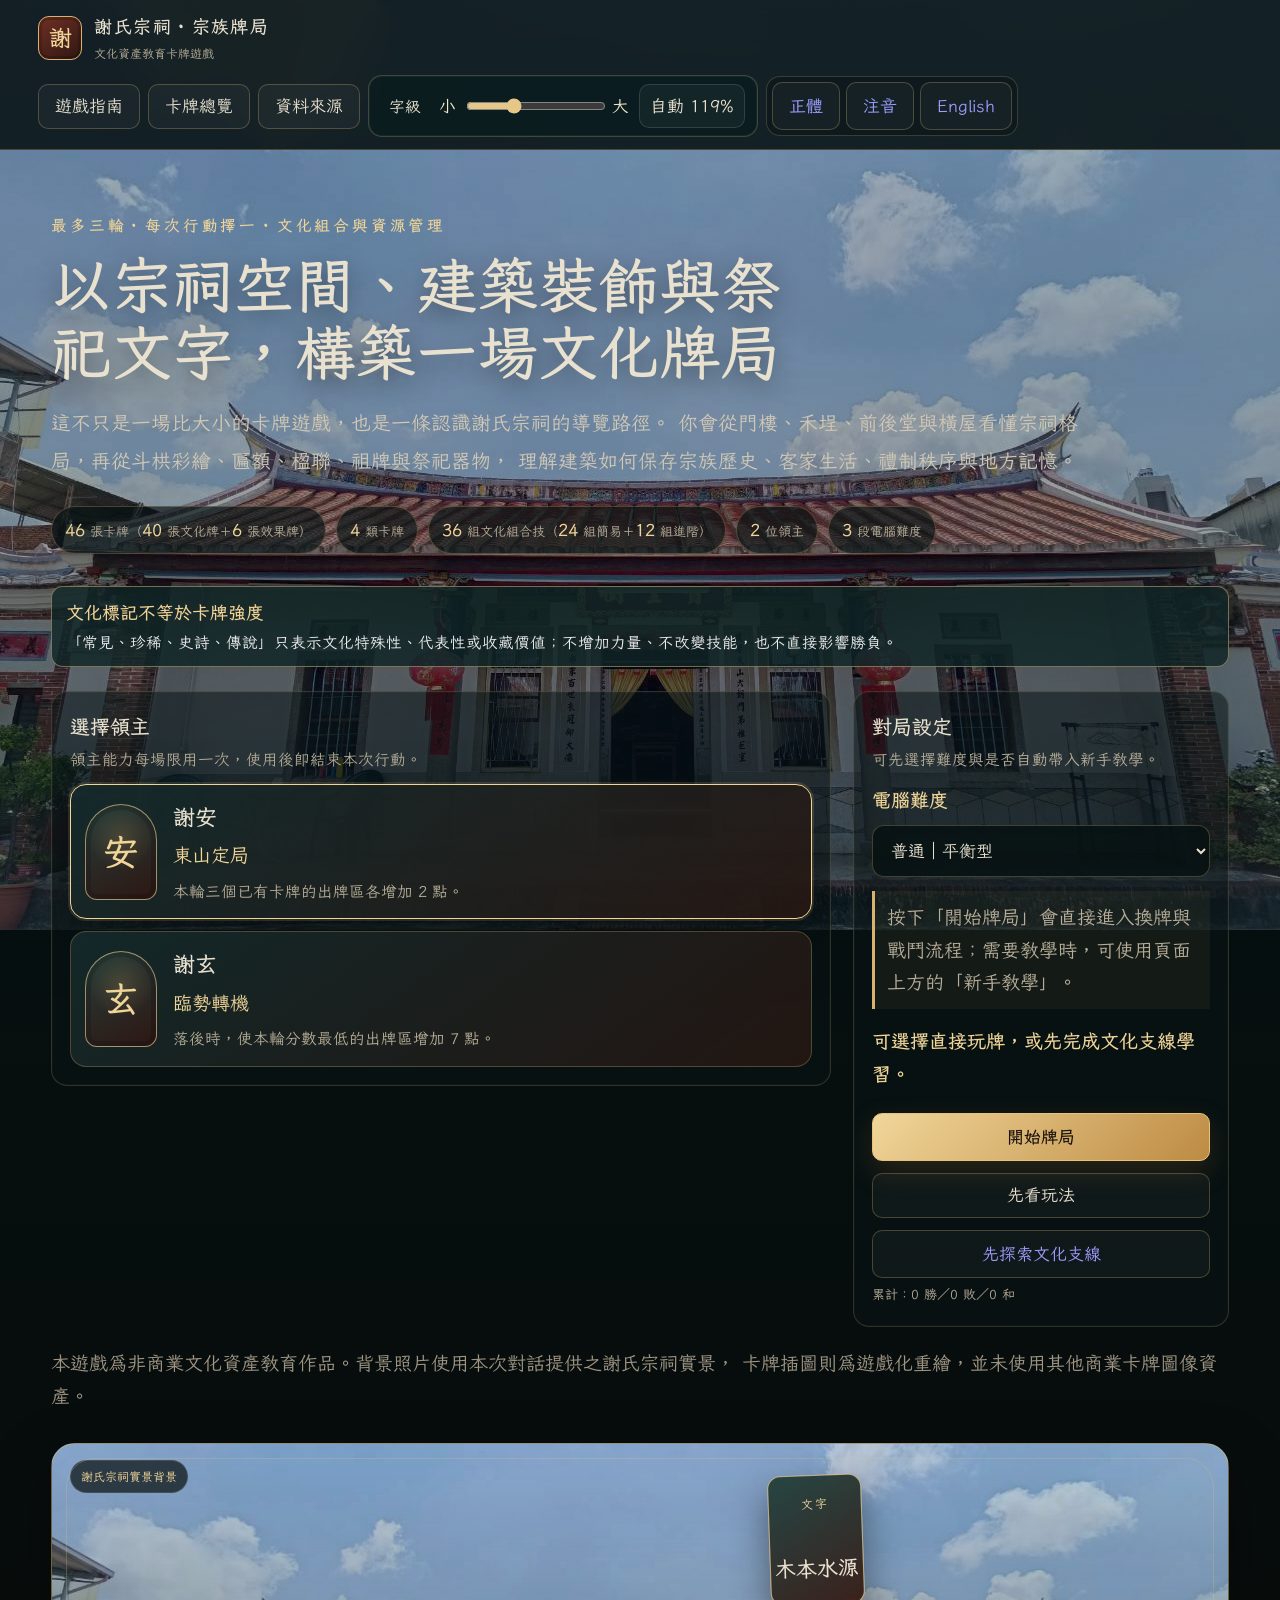
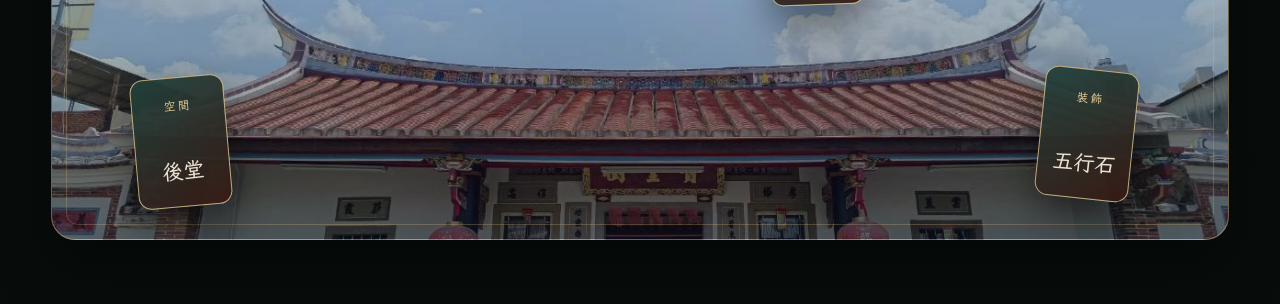
<file: index.html>
<!DOCTYPE html>

<html lang="zh-Hant-TW">
<head>
<meta charset="utf-8"/>
<meta content="width=device-width, initial-scale=1, viewport-fit=cover" name="viewport"/>
<meta content="以最多三輪、每次行動擇一、PASS 與資源管理機制，轉譯屏東謝氏宗祠歷史、空間、建築裝飾、祭祀文字與保存議題的教育型卡牌遊戲。" name="description"/>
<meta content="#102426" name="theme-color"/>
<title>謝氏宗祠・宗族牌局｜首頁</title>
<link href="https://fonts.googleapis.com" rel="preconnect"/>
<link crossorigin="" href="https://fonts.gstatic.com" rel="preconnect"/>
<link href="https://fonts.googleapis.com/css2?family=LXGW+WenKai+TC&amp;display=block" rel="stylesheet"/>
<link href="styles.css?v=2.31" rel="stylesheet"/>
</head>
<body data-locale="zh" data-page="home">
<div class="site-shell">
<header class="topbar">
<a aria-label="回到遊戲首頁" class="brand" href="index.html" id="brand-home">
<span class="brand-seal">謝</span>
<span>
<strong>謝氏宗祠・宗族牌局</strong>
<small>文化資產教育卡牌遊戲</small>
</span>
</a>
<nav aria-label="網站功能" class="top-actions">
<button class="ghost-button" id="rules-button" type="button">遊戲指南</button>
<button class="ghost-button" id="cards-button" type="button">卡牌總覽</button>
<button class="ghost-button" id="sources-button" type="button">資料來源</button>
<div aria-label="字級" class="font-size-controls" role="group"><span>字級</span><button data-font-choice="small" type="button">小</button><button data-font-choice="medium" type="button">中</button><button data-font-choice="large" type="button">大</button></div><div aria-label="Language" class="language-choice-group" role="group"><a class="ghost-button language-nav-button" href="index.html" lang="zh-Hant-TW">正體</a><a class="ghost-button language-nav-button" href="index-zhuyin.html" lang="zh-Hant-TW">注音</a><a class="ghost-button language-nav-button" href="index-en.html" lang="en">English</a></div></nav>
</header>
<main>
<section class="start-screen" id="start-screen">
<div class="hero-copy">
<p class="eyebrow">最多三輪・每次行動擇一・文化組合與資源管理</p>
<h1>以宗祠空間、建築裝飾與祭祀文字，構築一場文化牌局</h1>
<p class="hero-lead">
            這不只是一場比大小的卡牌遊戲，也是一條認識謝氏宗祠的導覽路徑。
            你會從門樓、禾埕、前後堂與橫屋看懂宗祠格局，再從斗栱彩繪、匾額、楹聯、祖牌與祭祀器物，
            理解建築如何保存宗族歷史、客家生活、禮制秩序與地方記憶。
          </p>
<div aria-label="遊戲特色" class="feature-strip">
<span><b data-game-stat="cards">46</b> 張卡牌（<b data-game-stat="culturalCards">40</b> 張文化牌＋<b data-game-stat="effectCards">6</b> 張效果牌）</span>
<span><b data-game-stat="types">4</b> 類卡牌</span>
<span><b data-game-stat="combos">36</b> 組文化組合技（<b data-game-stat="simpleCombos">24</b> 組簡易＋<b data-game-stat="advancedCombos">12</b> 組進階）</span>
<span><b data-game-stat="leaders">2</b> 位領主</span>
<span><b data-game-stat="difficulties">3</b> 段電腦難度</span>
</div>
<div class="rarity-policy-note" role="note">
<strong>文化標記不等於卡牌強度</strong>
<span>「常見、珍稀、史詩、傳說」只表示文化特殊性、代表性或收藏價值；不增加力量、不改變技能，也不直接影響勝負。</span>
</div>
<div class="setup-grid">
<section class="leader-selection setup-panel">
<div class="section-heading">
<span>選擇領主</span>
<small>領主能力每場限用一次，使用後即結束本次行動。</small>
</div>
<div class="leader-grid">
<button aria-pressed="true" class="leader-choice selected" data-leader="xieAn" type="button">
<span class="leader-portrait">安</span>
<span class="leader-copy">
<strong>謝安</strong>
<em>東山定局</em>
<small>本輪三個已有卡牌的出牌區各增加 2 點。</small>
</span>
</button>
<button aria-pressed="false" class="leader-choice" data-leader="xieXuan" type="button">
<span class="leader-portrait">玄</span>
<span class="leader-copy">
<strong>謝玄</strong>
<em>臨勢轉機</em>
<small>落後時，使本輪分數最低的出牌區增加 7 點。</small>
</span>
</button>
</div>
</section>
<section class="setup-panel setup-options">
<div class="section-heading">
<span>對局設定</span>
<small>可先選擇難度與是否自動帶入新手教學。</small>
</div>
<label class="field-label" for="difficulty-select">電腦難度</label>
<select class="select-input" id="difficulty-select">
<option value="easy">簡單｜偏保守、易失誤</option>
<option selected="" value="normal">普通｜平衡型</option>
<option value="hard">困難｜較重視資源與組合技</option>
</select>
<p class="setup-hint">按下「開始牌局」會直接進入換牌與戰鬥流程；需要教學時，可使用頁面上方的「新手教學」。</p>
<p class="mode-choice-label">可選擇直接玩牌，或先完成文化支線學習。</p><div class="start-actions">
<a class="primary-button" href="battle.html?leader=xieAn&amp;difficulty=normal" id="start-game">開始牌局</a>
<button class="secondary-button" id="start-rules" type="button">先看玩法</button>
<a class="secondary-button heritage-start-button" href="battle.html?mode=learn" id="heritage-start-button">先探索文化支線</a></div>
<span class="lifetime-stats" id="lifetime-stats">累計：0 勝／0 敗／0 和</span>
</section>
</div>
<p class="project-note">
            本遊戲為非商業文化資產教育作品。背景照片使用本次對話提供之謝氏宗祠實景，
            卡牌插圖則為遊戲化重繪，並未使用其他商業卡牌圖像資產。
          </p>
</div>
<div aria-hidden="true" class="hero-art">
<div class="hall-frame photo-frame">
<div class="photo-label">謝氏宗祠實景背景</div>
<div class="floating-card card-a"><span>空間</span><b>後堂</b></div>
<div class="floating-card card-b"><span>裝飾</span><b>五行石</b></div>
<div class="floating-card card-c"><span>文字</span><b>木本水源</b></div>
</div>
</div>
</section>
</main>
</div>
<div aria-labelledby="rules-title" aria-modal="true" class="modal hidden" id="rules-modal" role="dialog">
<div class="modal-panel wide-panel">
<button aria-label="關閉" class="modal-close" data-close="#rules-modal" type="button">×</button>
<p class="eyebrow">完整玩法說明</p>
<h2 id="rules-title">三輪之內，管理分數、節奏與手牌</h2>
<div class="guide-actions"><button class="secondary-button" id="open-guided-tutorial" type="button">開啟逐步新手教學</button><span>逐步教學可隨時略過；下方保留完整規則與組合技條件。</span></div>
<div class="rules-grid detailed-rules-grid">
<article>
<b>1</b>
<h3>開局與換牌</h3>
<p>雙方起手各抽 12 張平衡手牌，至少具備兩組二張簡易組合的可能性。第一輪可換至多 4 張；第二、三輪各補 2 張，並可再換 1 張。</p>
</article>
<article>
<b>2</b>
<h3>每回合可做什麼</h3>
<p>你的行動只有三種：快速點兩下手牌打出 1 張牌、使用一次性領主能力、或選擇 PASS。點一下手牌只會提起或放回；所有正式行動都會直接結束本回合。</p>
</article>
<article>
<b>3</b>
<h3>三列出牌區</h3>
<p>空間牌建立建築格局，裝飾牌對應工藝與信仰象徵，文字牌對應匾額、楹聯與祭祀制度；效果牌則以文獻、踏查、訪談、修復與數位轉譯等研究方法調整手牌或場面。效果牌使用後進入墓地，不占用三列出牌區。</p>
</article>
<article>
<b>4</b>
<h3>PASS 的意義</h3>
<p>一旦 PASS，本輪就不能再出牌。對方可以繼續出牌直到也 PASS。能否在適當時機保留手牌，往往比單輪多拿幾分更重要。</p>
</article>
<article>
<b>5</b>
<h3>回合結算</h3>
<p>雙方都 PASS 後，系統會比較本輪總分；分數高者取得一個勝場。平手時雙方皆不取得勝場，直接進入下一輪或最終結算。</p>
</article>
<article>
<b>6</b>
<h3>勝利條件</h3>
<p>最多進行三輪。任一方先取得兩個勝場即獲勝；若完成第三輪仍無人取得兩個勝場，則比較雙方勝場，勝場相同即為和局。</p>
</article>
<article>
<b>7</b>
<h3>直接連動</h3>
<p>部分卡牌只要與特定卡同場就會立刻加分，例如前堂搭配斗栱彩繪、化胎搭配五行石、後堂搭配祖牌與神位等。</p>
</article>
<article>
<b>8</b>
<h3>文化組合技</h3>
<p>文化組合技分為 24 組二張簡易組合與 12 組三至四張進階組合。條件可在本指南查閱；對戰時不預先標示可完成組合，成立後才顯示動畫與紀錄。</p>
</article>
</div>
<section class="heritage-learning-note">
<h3>這套遊戲希望你帶走什麼？</h3>
<p>謝氏宗祠的價值，不只在於保存一棟老建築，而在於它把宗族發展、客家聚落、祭祀制度、空間秩序、文字教化與木構工藝集中保留在同一個場域。遊戲中的組合技，就是把這些原本分散的知識重新連接起來。</p>
</section>
<section class="combo-rules-section">
<h3>文化組合技一覽</h3>
<div class="combo-rule-list" id="combo-rule-list"></div>
</section>
</div>
</div>
<div aria-labelledby="tutorial-title" aria-modal="true" class="modal hidden locked" id="tutorial-modal" role="dialog">
<div class="modal-panel tutorial-panel">
<button aria-label="關閉" class="modal-close" id="tutorial-close" type="button">×</button>
<p class="eyebrow">新手操作教學</p>
<h2 id="tutorial-title">先知道怎麼玩，再上場</h2>
<div class="tutorial-progress"><span id="tutorial-progress-text">1 / 5</span></div>
<div class="tutorial-content">
<h3 id="tutorial-step-title">歡迎來到宗族牌局</h3>
<p id="tutorial-step-body"></p>
</div>
<div class="modal-actions tutorial-actions">
<button class="secondary-button" id="tutorial-prev" type="button">上一步</button>
<button class="secondary-button" id="tutorial-skip" type="button">略過</button>
<button class="primary-button" id="tutorial-next" type="button">下一步</button>
</div>
</div>
</div>
<div aria-labelledby="sources-title" aria-modal="true" class="modal hidden" id="sources-modal" role="dialog">
<div class="modal-panel wide-panel">
<button aria-label="關閉" class="modal-close" data-close="#sources-modal" type="button">×</button>
<p class="eyebrow">資料來源與設計說明</p>
<h2 id="sources-title">文化內容依據史料與專題整理，卡牌數值及組合名稱屬遊戲化轉譯</h2>
<div class="source-list">
<article>
<h3>文化資產資料</h3>
<p>文化部文化資產局「內埔鄉謝氏宗祠」、國家文化記憶庫，以及本次專題整理之平面、照片與文字系統。</p>
<a href="https://nchdb.boch.gov.tw/assets/overview/historicalBuilding/20180723000005" rel="noreferrer" target="_blank">開啟國家文化資產網</a>
<a href="https://tcmb.culture.tw/zh-tw/detail?id=169460&amp;indexCode=Culture_Object" rel="noreferrer" target="_blank">開啟國家文化記憶庫</a>
</article>
<article>
<h3>專題內容</h3>
<p>《文化資產推廣與數位科技應用之研究－以屏東謝氏宗祠為例》（國立雲林科技大學文化資產維護系，2026）。</p>
<p>遊戲以專題的空間格局、裝飾語彙、文字禮制、地方記憶、研究方法與保存倫理為內容基礎，並轉化為空間牌、裝飾牌、文字牌與效果牌。</p>
<p>卡牌力量、技能、組合名稱與加分為遊戲設計，不代表文化資產價值分級、正式建築術語或已證實的歷史因果；訪談與待考證內容會在知識說明中標示資料界線。</p>
</article>
<article>
<h3>規則來源</h3>
<p>核心節奏參考多輪對戰、換牌、PASS 與列區資源管理概念；本作已調整為最多三輪、12 張平衡起手、四類卡牌、文化組合技與文化學習支線，不沿用其他遊戲的完整規則。</p>
</article>
<article>
<h3>插圖與背景</h3>
<p>遊戲背景使用本次對話提供之謝氏宗祠實景照片；卡牌插圖為針對宗祠元素繪製之彩色遊戲插圖，以利辨識與學習。</p>
</article>
</div>
</div>
</div>
<div aria-labelledby="card-library-title" aria-modal="true" class="modal hidden" id="card-library-modal" role="dialog">
<div class="modal-panel catalog-panel">
<button aria-label="關閉" class="modal-close" data-close="#card-library-modal" type="button">×</button>
<p class="eyebrow">完整卡牌圖鑑</p>
<h2 id="card-library-title">謝氏宗祠文化卡牌總覽</h2>
<p class="catalog-intro">可依卡牌類型篩選，或搜尋卡名、效果與文化說明。點開任一卡牌即可閱讀完整知識內容。</p>
<div class="catalog-controls">
<label class="catalog-search" for="card-library-search">
<span>搜尋卡牌</span>
<input id="card-library-search" inputmode="search" placeholder="例如：後堂、五行石、祭祀" type="search"/>
</label>
<div aria-label="卡牌類型篩選" class="catalog-filters" role="group">
<button class="catalog-filter active" data-card-filter="all" type="button">全部</button>
<button class="catalog-filter" data-card-filter="space" type="button">空間牌</button>
<button class="catalog-filter" data-card-filter="decoration" type="button">裝飾牌</button>
<button class="catalog-filter" data-card-filter="text" type="button">文字牌</button>
<button class="catalog-filter" data-card-filter="effect" type="button">效果牌</button>
</div>
<span class="catalog-count" id="card-library-count">共 46 張</span>
</div>
<div class="card-library-grid" id="card-library-grid"></div>
</div>
</div>
<script src="js/cards.js?v=2.31"></script>
<script src="js/catalog.js?v=2.31"></script>
<script src="js/home.js?v=2.31"></script>
<script src="js/accessibility.js?v=2.31"></script><script src="js/layout-calibration.js?v=2.31"></script></body>
</html>
</file>
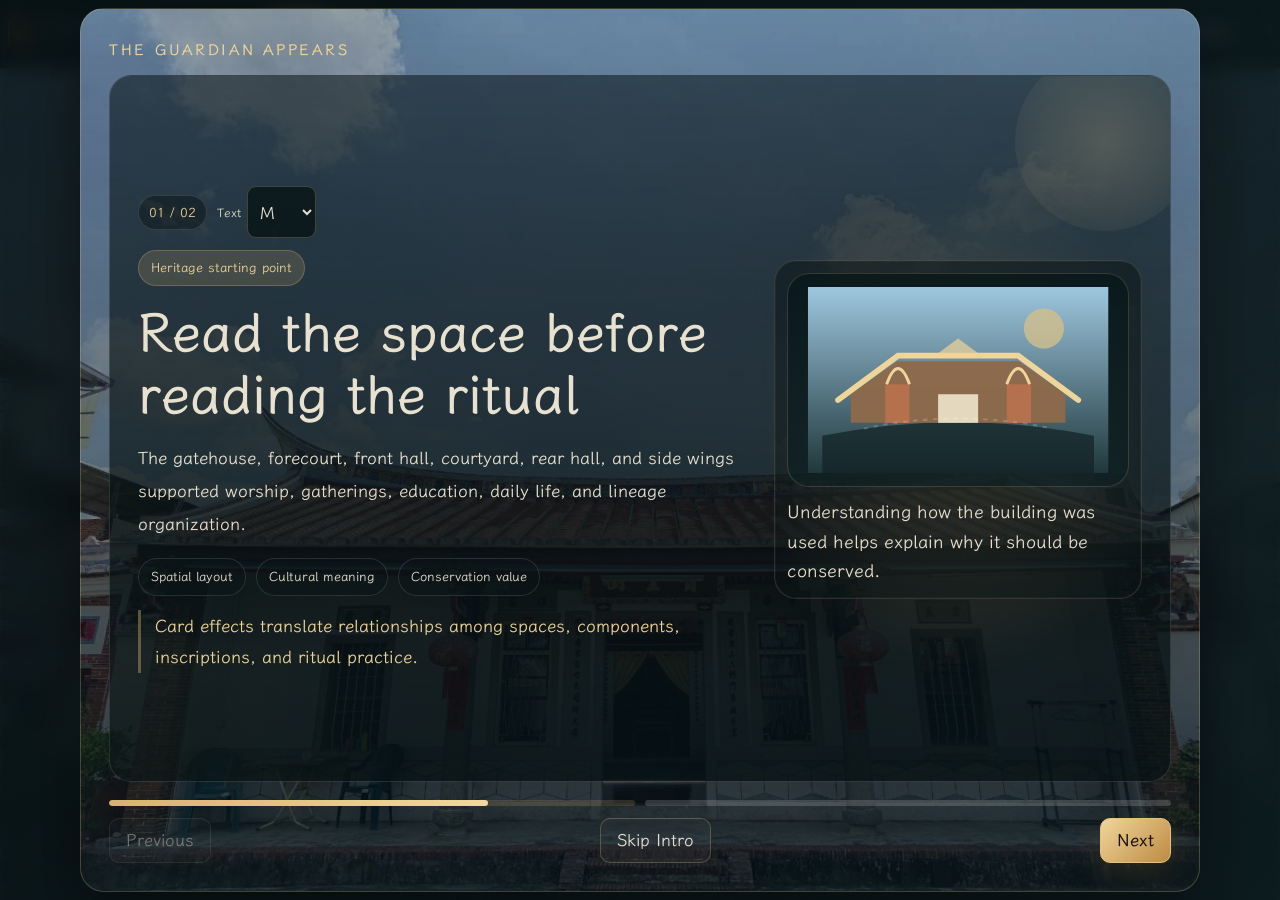
<file: battle-en.html>
<!DOCTYPE html>

<html lang="en">
<head>
<meta charset="utf-8"/>
<meta content="width=device-width, initial-scale=1, viewport-fit=cover" name="viewport"/>
<meta content="An educational card game that translates the Hsieh Ancestral Hall into an up-to-three-round match built around one action per turn, passing, cultural combos, and resource management." name="description"/>
<meta content="#102426" name="theme-color"/>
<title>Hsieh Ancestral Hall · Lineage Match | Battle</title>
<link href="https://fonts.googleapis.com" rel="preconnect"/>
<link crossorigin="" href="https://fonts.gstatic.com" rel="preconnect"/>
<link href="https://fonts.googleapis.com/css2?family=LXGW+WenKai+TC&amp;display=block" rel="stylesheet"/>
<link href="styles.css?v=2.31" rel="stylesheet"/>
</head>
<body class="lang-en" data-locale="en" data-page="battle">
<div class="site-shell">
<header class="topbar">
<a aria-label="Return to the game home page" class="brand" href="index-en.html" id="brand-home">
<span class="brand-seal">H</span>
<span>
<strong>Hsieh Ancestral Hall · Lineage Match</strong>
<small>Heritage Education Card Game</small>
</span>
</a>
<nav aria-label="Site functions" class="top-actions battle-top-actions">
<a class="ghost-button home-nav-button" href="index-en.html">Home</a>
<button class="ghost-button" id="rules-button" type="button">Game Guide</button>
<button class="ghost-button" id="cards-button" type="button">Card Library</button>
<button class="ghost-button" id="sources-button" type="button">Sources</button>
<button class="ghost-button" id="audio-settings-button" type="button">Audio</button>
<button aria-pressed="true" class="ghost-button" id="sound-toggle" type="button">Sound: High</button>


<button class="ghost-button danger-button" id="end-game-button" type="button">End Game</button><button class="ghost-button" id="restart-button" type="button">Restart Match</button>
<div aria-label="Text size" class="font-size-controls" role="group"><span>Text size</span><button data-font-choice="small" type="button">S</button><button data-font-choice="medium" type="button">M</button><button data-font-choice="large" type="button">L</button></div><div aria-label="Language" class="language-choice-group" role="group"><a class="ghost-button language-nav-button" href="battle.html" lang="zh-Hant-TW">繁體中文</a><a class="ghost-button language-nav-button" href="battle-zhuyin.html" lang="zh-Hant-TW">注音版</a><a class="ghost-button language-nav-button" href="battle-en.html" lang="en">English</a></div></nav>
</header>
<main>
<section aria-label="Battle screen" class="game-screen hidden" id="game-screen">
<div class="game-toolbar">
<div class="game-toolbar-left">
<span class="difficulty-badge" id="difficulty-badge">Normal</span>
<span class="toolbar-text">Combo hints are not shown in advance. Use card effects and heritage relationships to judge the board. Open the Game Guide or Card Library when needed.</span>
</div>
</div>
<div class="game-grid">
<aside class="side-panel opponent-panel">
<div class="identity-card">
<div class="leader-badge" id="ai-leader">
<span class="leader-mini" id="ai-leader-icon">X</span>
<span>
<small>Guardian Leader</small>
<strong id="ai-leader-name">Xie Xuan</strong>
<em id="ai-leader-title">Turning the Tide</em>
</span>
<b class="leader-state" id="ai-leader-used">Ready</b>
</div>
<div aria-live="polite" class="guardian-dialogue-panel" id="guardian-dialogue-panel">
<small class="guardian-dialogue-kicker" id="guardian-dialogue-kicker">Guardian’s Words</small>
<p class="guardian-dialogue-text" id="guardian-dialogue-text">You have reached the ancestral hall. The Guardian watches without speaking.</p>
</div>
<div aria-label="Guardian round wins" class="round-crowns" id="ai-crowns"></div>
<div class="resource-line">
<span>Hand <b id="ai-hand-count">12</b></span>
<span>Deck <b id="ai-deck-count">34</b></span>
<span>Discard <b id="ai-grave-count">0</b></span>
</div>
<div class="side-total">
<small>Total</small>
<strong id="ai-total">0</strong>
</div>
<span class="pass-badge hidden" id="ai-pass-badge">PASSED</span>
</div>
</aside>
<section aria-label="Ancestral hall game board" class="board">
<div aria-hidden="true" class="board-watermark">HSIEH ANCESTRAL HALL</div>
<div class="board-half ai-half">
<div class="row-zone row-text">
<div class="row-label">
<span>📜 Inscription</span>
<small id="ai-text-boost"></small>
<b id="ai-text-score">0</b>
</div>
<div class="row-cards" id="ai-text-cards"></div>
</div>
<div class="row-zone row-decoration">
<div class="row-label">
<span>🎨 Ornament</span>
<small id="ai-decoration-boost"></small>
<b id="ai-decoration-score">0</b>
</div>
<div class="row-cards" id="ai-decoration-cards"></div>
</div>
<div class="row-zone row-space">
<div class="row-label">
<span>🏛 Space</span>
<small id="ai-space-boost"></small>
<b id="ai-space-score">0</b>
</div>
<div class="row-cards" id="ai-space-cards"></div>
</div>
</div>
<div class="round-divider">
<span class="turn-orb turn-player" id="turn-orb"></span>
<div>
<strong id="round-label">Round 1</strong>
<span id="turn-status">Your turn.</span>
</div>
<b id="score-difference">Tied</b>
</div>
<div class="board-half player-half">
<div class="row-zone row-space">
<div class="row-label">
<span>🏛 Space</span>
<small id="player-space-boost"></small>
<b id="player-space-score">0</b>
</div>
<div class="row-cards" id="player-space-cards"></div>
</div>
<div class="row-zone row-decoration">
<div class="row-label">
<span>🎨 Ornament</span>
<small id="player-decoration-boost"></small>
<b id="player-decoration-score">0</b>
</div>
<div class="row-cards" id="player-decoration-cards"></div>
</div>
<div class="row-zone row-text">
<div class="row-label">
<span>📜 Inscription</span>
<small id="player-text-boost"></small>
<b id="player-text-score">0</b>
</div>
<div class="row-cards" id="player-text-cards"></div>
</div>
</div>
</section>
<aside class="side-panel player-panel">
<div class="identity-card">
<div class="leader-badge" id="player-leader">
<span class="leader-mini" id="player-leader-icon">A</span>
<span>
<small>Your Leader</small>
<strong id="player-leader-name">Xie An</strong>
<em id="player-leader-title">Settling the Eastern Hills</em>
</span>
<b class="leader-state" id="player-leader-used">Ready</b>
</div>
<div aria-label="Your round wins" class="round-crowns" id="player-crowns"></div>
<div class="resource-line">
<span>Hand <b id="player-hand-count">12</b></span>
<span>Deck <b id="player-deck-count">34</b></span>
<span>Discard <b id="player-grave-count">0</b></span>
</div>
<div class="side-total">
<small>Total</small>
<strong id="player-total">0</strong>
</div>
<span class="pass-badge hidden" id="player-pass-badge">PASSED</span>
</div>
<div class="action-stack">
<button class="leader-action" id="leader-action" type="button">Use: Settling the Eastern Hills</button>
<button class="pass-action" id="pass-action" type="button">PASS</button>
</div>
<ol aria-label="Match log" class="game-log" id="game-log"></ol>
</aside>
</div>
<section aria-label="Your hand" class="hand-dock">
<div class="hand-heading">
<span>Your Hand</span>
<small>Click once to raise or lower a card. Double-click quickly to play it. Right-click a hand card, or click a board card, to read the full entry.</small>
</div>
<div aria-live="polite" class="selected-card-effect-panel" id="selected-card-effect-panel">
<strong id="selected-card-effect-title"></strong>
<p id="selected-card-effect-text"></p>
</div>
<div class="player-hand" id="player-hand"></div>
</section>
</section>
</main>
</div>
<div aria-labelledby="opening-title" aria-modal="true" class="overlay opening-overlay locked" id="opening-overlay" role="dialog">
<div class="opening-panel">
<p class="eyebrow">The Guardian Appears</p>
<div class="opening-scene-frame" id="opening-scene-frame">
<div class="opening-story-copy">
<div class="opening-slide-meta">
<span class="opening-slide-counter" id="opening-slide-counter">01 / 02</span>
<label class="opening-control-label">Text<select id="opening-font-size-select"><option value="small">S</option><option selected="" value="medium">M</option><option value="large">L</option></select></label>
</div>
<div class="opening-scene-kicker" id="opening-scene-kicker">The Table</div>
<h2 id="opening-title">Only the Cards and a Lamp Remained</h2>
<p class="opening-scene-body" id="opening-scene-body"></p>
<div class="opening-scene-tags" id="opening-scene-tags"></div>
<div class="opening-scene-note" id="opening-scene-note"></div>
</div>
<div class="guardian-portrait-wrap opening-portrait-wrap">
<div class="storyboard-frame">
<div aria-hidden="true" class="storyboard-illustration" id="opening-storyboard"></div>
<div class="storyboard-caption" id="opening-storyboard-caption">The wind crossed the forecourt. The door was not fully open.</div>
</div>
<div aria-hidden="true" class="guardian-portrait" id="opening-guardian-portrait"></div>
<div class="guardian-portrait-caption" id="opening-guardian-caption">The Guardian Waits</div>
</div>
</div>
<div class="opening-progress" id="opening-progress"></div>
<div class="audio-unlock-row"><button class="secondary-button audio-unlock-button" id="audio-unlock-button" type="button">Click to Enable Full Audio</button></div>
<div class="modal-actions opening-actions">
<button class="secondary-button" id="opening-prev" type="button">Previous</button>
<button class="secondary-button" id="opening-skip" type="button">Skip Intro</button>
<button class="primary-button" id="opening-next" type="button">Next</button>
</div>
</div>
</div>
<div aria-labelledby="ending-title" aria-modal="true" class="overlay ending-overlay hidden locked" id="ending-overlay" role="dialog">
<div class="ending-panel">
<p class="eyebrow" id="ending-kicker">After the Match</p>
<div class="opening-scene-frame ending-scene-frame" id="ending-scene-frame">
<div class="opening-story-copy ending-story-copy">
<div class="opening-scene-kicker" id="ending-scene-kicker">The Guardian Replies</div>
<h2 id="ending-title">The Place Has Answered Your Visit</h2>
<p class="opening-scene-body" id="ending-body"></p>
<div class="opening-scene-tags" id="ending-tags"></div>
<div class="opening-scene-note" id="ending-note"></div>
</div>
<div class="guardian-portrait-wrap result-portrait-wrap">
<div aria-hidden="true" class="ending-ceremony-stage" id="ending-ceremony-stage">
<div class="ending-ceremony-rays"></div>
<div class="ending-ceremony-seal" id="ending-ceremony-seal">Shelter</div>
<div class="ending-ceremony-ribbon" id="ending-ceremony-ribbon">The place has given its reply.</div>
</div>
<div aria-hidden="true" class="guardian-portrait" id="ending-guardian-portrait"></div>
<div class="guardian-portrait-caption" id="ending-guardian-caption">The Guardian’s Reply</div>
</div>
</div>
<div class="modal-actions opening-actions">
<button class="primary-button" id="ending-continue" type="button">View Result</button>
</div>
</div>
</div>
<div aria-labelledby="mulligan-title" aria-modal="true" class="overlay hidden locked" id="mulligan-overlay" role="dialog">
<div class="mulligan-panel">
<p class="eyebrow">Your Hand Shapes All Three Rounds</p>
<h2 id="mulligan-title">Opening Mulligan</h2>
<p id="mulligan-description">Replace up to 4 cards.</p>
<div class="mulligan-status">Selected <b id="mulligan-count">0/3</b></div>
<div class="mulligan-cards" id="mulligan-cards"></div>
<button class="primary-button" id="mulligan-confirm" type="button">Confirm Mulligan</button>
</div>
</div>
<div aria-labelledby="round-result-title" aria-modal="true" class="modal hidden locked" id="round-result-modal" role="dialog">
<div class="modal-panel result-panel">
<p class="eyebrow" id="round-result-kicker">Round 1 Result</p>
<h2 id="round-result-title">You Won the Round</h2>
<div class="result-score" id="round-result-score">42 ： 36</div>
<p id="round-result-detail"></p>
<button class="primary-button" id="round-result-continue" type="button">Continue</button>
</div>
</div>
<div aria-labelledby="game-over-title" aria-modal="true" class="modal hidden locked" id="game-over-modal" role="dialog">
<div class="modal-panel result-panel game-over-panel">
<p class="eyebrow">Match Complete</p>
<h2 id="game-over-title">You Completed the Lineage Match</h2>
<div class="result-score" id="game-over-score">2 ： 1</div>
<p id="game-over-detail"></p>
<div class="modal-actions game-over-actions"><button class="primary-button" id="heritage-journey-button" type="button">Complete Heritage Learning Paths</button><a class="secondary-button" href="https://nchdb.boch.gov.tw/assets/overview/historicalBuilding/20180723000005" rel="noreferrer" target="_blank">Explore official heritage information</a><button class="secondary-button" id="feedback-button" type="button">Give feedback</button><button class="secondary-button" id="play-again" type="button">Play again</button><button class="secondary-button danger-button" id="game-over-end" type="button">End Game</button></div>
</div>
</div>
<div aria-labelledby="audio-modal-title" aria-modal="true" class="modal hidden" id="audio-modal" role="dialog">
<div class="modal-panel audio-panel">
<button aria-label="Close" class="modal-close" data-close="#audio-modal" type="button">×</button>
<p class="eyebrow">Audio Control</p>
<h2 id="audio-modal-title">Audio Settings</h2>
<p class="audio-panel-intro">Adjust master, ambience, effects, and story audio separately, or mute everything.</p>
<div class="audio-settings-grid">
<div class="audio-setting-item audio-master-item">
<div class="audio-setting-head">
<strong>Master Volume</strong>
<b id="audio-master-value">140%</b>
</div>
<input id="audio-master-range" max="200" min="0" step="1" type="range" value="140"/>
</div>
<div class="audio-setting-item">
<div class="audio-setting-head">
<strong>Ambience</strong>
<b id="audio-ambient-value">125%</b>
</div>
<input id="audio-ambient-range" max="200" min="0" step="1" type="range" value="125"/>
<small>Wind, insects, ritual bells, drum, wood clacks, and metal resonance</small>
</div>
<div class="audio-setting-item">
<div class="audio-setting-head">
<strong>Game Effects</strong>
<b id="audio-effects-value">150%</b>
</div>
<input id="audio-effects-range" max="200" min="0" step="1" type="range" value="150"/>
<small>Cards, passing, leader abilities, combos, and results</small>
</div>
<div class="audio-setting-item">
<div class="audio-setting-head">
<strong>Story Cues</strong>
<b id="audio-story-value">135%</b>
</div>
<input id="audio-story-range" max="200" min="0" step="1" type="range" value="135"/>
<small>Opening, transitions, and narrative cues</small>
</div>
</div>
<div class="modal-actions">
<button class="secondary-button" id="audio-mute-button" type="button">Mute All: Off</button>
<button class="secondary-button" id="audio-reset-button" type="button">Restore Recommended</button>
<button class="primary-button" data-close="#audio-modal" type="button">Done</button>
</div>
</div>
</div>
<div aria-labelledby="rules-title" aria-modal="true" class="modal hidden" id="rules-modal" role="dialog">
<div class="modal-panel wide-panel">
<button aria-label="Close" class="modal-close" data-close="#rules-modal" type="button">×</button>
<p class="eyebrow">Complete Rules</p>
<h2 id="rules-title">Manage Score, Tempo, and Cards Across Three Rounds</h2>
<div class="guide-actions"><button class="secondary-button" id="open-guided-tutorial" type="button">Open Step-by-Step Tutorial</button><span>The tutorial may be skipped at any time. Full rules and combo conditions remain below.</span></div>
<div class="rules-grid detailed-rules-grid">
<article>
<b>1</b>
<h3>Opening and Mulligan</h3>
<p>Each side draws a balanced 12-card opening with at least two possible two-card basic combos. Replace up to 4 before round one. Draw 2 cards before both rounds two and three, then replace up to 1.</p>
</article>
<article>
<b>2</b>
<h3>Actions on Your Turn</h3>
<p>Take one action: double-click a hand card to play it, use your one-time leader ability, or pass. A single click only raises or lowers the card. Any formal action ends your turn.</p>
</article>
<article>
<b>3</b>
<h3>Three Card Rows</h3>
<p>Space cards build the layout. Ornament cards show craft and belief. Inscription cards show plaques, couplets, and ritual writing.</p>
</article>
<article>
<b>4</b>
<h3>What Passing Means</h3>
<p>Once you pass, you cannot act again that round. Your opponent may continue until passing. Preserving cards can matter more than a few extra points.</p>
</article>
<article>
<b>5</b>
<h3>Round Resolution</h3>
<p>After both sides pass, the higher total wins the round. A tied round awards no marker to either side and proceeds to the next round or final result.</p>
</article>
<article>
<b>6</b>
<h3>Victory Condition</h3>
<p>The match lasts up to three rounds. The first side to earn two round markers wins.</p>
</article>
<article>
<b>7</b>
<h3>Direct Connections</h3>
<p>Some cards gain points immediately when paired with related cards.</p>
</article>
<article>
<b>8</b>
<h3>Heritage Combos</h3>
<p>The game contains 24 two-card starter combos and 12 three- to four-card advanced combos. The board does not preview a completable combo; feedback appears only after completion.</p>
</article>
</div>
<section class="heritage-learning-note">
<h3>What Should You Take Away?</h3>
<p>The hall’s value lies not only in an old building, but in the way lineage development, Hakka settlement, ritual practice, spatial order, written teaching, and timber craftsmanship remain together in one place.</p>
</section>
<section class="combo-rules-section">
<h3>Heritage Combo List</h3>
<div class="combo-rule-list" id="combo-rule-list"></div>
</section>
</div>
</div>
<div aria-labelledby="tutorial-title" aria-modal="true" class="modal hidden locked" id="tutorial-modal" role="dialog">
<div class="modal-panel tutorial-panel">
<button aria-label="Close" class="modal-close" id="tutorial-close" type="button">×</button>
<p class="eyebrow">Beginner Tutorial</p>
<h2 id="tutorial-title">Learn the Controls Before the Match</h2>
<div class="tutorial-progress"><span id="tutorial-progress-text">1 / 5</span></div>
<div class="tutorial-content">
<h3 id="tutorial-step-title">Welcome to the Lineage Match</h3>
<p id="tutorial-step-body"></p>
</div>
<div class="modal-actions tutorial-actions">
<button class="secondary-button" id="tutorial-prev" type="button">Previous</button>
<button class="secondary-button" id="tutorial-skip" type="button">Skip</button>
<button class="primary-button" id="tutorial-next" type="button">Next</button>
</div>
</div>
</div>
<div aria-labelledby="sources-title" aria-modal="true" class="modal hidden" id="sources-modal" role="dialog">
<div class="modal-panel wide-panel">
<button aria-label="Close" class="modal-close" data-close="#sources-modal" type="button">×</button>
<p class="eyebrow">Sources and Design Notes</p>
<h2 id="sources-title">Heritage Content Uses Documented Sources; Card Values and Combo Names Are Game Adaptations</h2>
<div class="source-list">
<article>
<h3>Heritage Records</h3>
<p>The Bureau of Cultural Heritage record for the Hsieh Ancestral Hall in Neipu, the Taiwan Cultural Memory Bank, and the project’s plans, photographs, and inscription study.</p>
<a href="https://nchdb.boch.gov.tw/assets/overview/historicalBuilding/20180723000005" rel="noreferrer" target="_blank">Open the National Cultural Heritage Database</a>
<a href="https://tcmb.culture.tw/zh-tw/detail?id=169460&amp;indexCode=Culture_Object" rel="noreferrer" target="_blank">Open the Taiwan Cultural Memory Bank</a>
</article>
<article>
<h3>Project Material</h3>
<p>“Heritage Promotion and Digital Technology: The Hsieh Ancestral Hall in Pingtung” (Department of Cultural Heritage Conservation, National Yunlin University of Science and Technology, 2026).</p>
<p>The game adopts the project’s leader, space, ornament, and inscription categories, together with its links among layout, decorative vocabulary, and ritual writing.</p>
<p>Card power, effects, combo names, and bonus points are game design. They do not represent official heritage rankings, formal architectural terminology, or proven historical causation. Interview-based and uncertain content is labelled in the learning text.</p>
</article>
<article>
<h3>Rules Basis</h3>
<p>The core rhythm draws on multi-round play, mulligans, passing, and row-based resource management. This game uses its own rules: up to three rounds, a balanced 12-card opening, four card types, heritage combos, and learning paths.</p>
</article>
<article>
<h3>Illustrations and Background</h3>
<p>The background uses the provided photograph of the hall. Card art consists of original color illustrations designed for recognition and learning.</p>
</article>
</div>
</div>
</div>
<div aria-labelledby="card-library-title" aria-modal="true" class="modal hidden" id="card-library-modal" role="dialog">
<div class="modal-panel catalog-panel">
<button aria-label="Close" class="modal-close" data-close="#card-library-modal" type="button">×</button>
<p class="eyebrow">Complete Card Library</p>
<h2 id="card-library-title">Hsieh Ancestral Hall Card Library</h2>
<p class="catalog-intro">Filter by card type or search names, effects, and heritage explanations.</p>
<div class="catalog-controls">
<label class="catalog-search" for="card-library-search">
<span>Search Cards</span>
<input id="card-library-search" inputmode="search" placeholder="For example: Rear Hall, Five Elements, ritual" type="search"/>
</label>
<div aria-label="Card type filters" class="catalog-filters" role="group">
<button class="catalog-filter active" data-card-filter="all" type="button">All</button>
<button class="catalog-filter" data-card-filter="space" type="button">Space</button>
<button class="catalog-filter" data-card-filter="decoration" type="button">Ornament</button>
<button class="catalog-filter" data-card-filter="text" type="button">Inscription</button>
<button class="catalog-filter" data-card-filter="effect" type="button">Method</button>
</div>
<span class="catalog-count" id="card-library-count">46 cards</span>
</div>
<div class="card-library-grid" id="card-library-grid"></div>
</div>
</div>
<div aria-labelledby="card-detail-name" aria-modal="true" class="modal hidden" id="card-detail-modal" role="dialog">
<div class="modal-panel card-detail-panel">
<button aria-label="Close" class="modal-close" data-close="#card-detail-modal" type="button">×</button>
<span class="detail-type" id="card-detail-type">🏛 Space | Heritage label: Common</span>
<div class="detail-heading">
<h2 id="card-detail-name">Gatehouse</h2>
<b id="card-detail-power">5</b>
</div>
<section>
<h3>Game Effects</h3>
<p id="card-detail-effect"></p>
</section>
<section>
<h3>Explanation</h3>
<p id="card-detail-culture"></p>
</section>
<section class="heritage-value-section">
<h3>Heritage Value</h3>
<p id="card-detail-value"></p>
</section>
<footer>Content basis: <span id="card-detail-source"></span></footer>
</div>
</div>
<aside aria-live="polite" class="culture-toast" id="culture-toast">
<strong id="culture-toast-title">Gatehouse</strong>
<p id="culture-toast-text">The outer threshold that marks the transition into the ancestral hall.</p>
</aside>
<aside aria-live="polite" class="combo-burst hidden" id="combo-burst">
<div class="combo-burst-panel">
<small id="combo-burst-side">You completed a combo</small>
<strong id="combo-burst-title">Paired Lanterns</strong>
<span id="combo-burst-points">+3</span>
</div>
</aside>

<div aria-labelledby="feedback-title" aria-modal="true" class="modal hidden" id="feedback-modal" role="dialog">
<div class="modal-panel feedback-panel">
<button aria-label="Close" class="modal-close" id="feedback-close" type="button">×</button>
<p class="eyebrow">Brief player feedback</p>
<h2 id="feedback-title">Help improve the heritage content and interaction flow</h2>
<p class="feedback-privacy-note">No name, phone number, or email is collected. Until an external Google Form is configured, records remain on this device and can be downloaded as CSV.</p>
<form id="feedback-form">
<div class="feedback-grid">
<label>Age group<select id="feedback-age"><option value="">Prefer not to say</option><option>12 or younger</option><option>13–17</option><option>18–39</option><option>40–64</option><option>65 or older</option></select></label>
<label>Player background<select id="feedback-identity"><option value="">Prefer not to say</option><option>General public</option><option>Student</option><option>Educator or researcher</option><option>Heritage-related professional</option><option>Other</option></select></label>
<label>Was the content easy to understand?<select id="feedback-comprehension"><option value="">Choose</option><option value="1">1 | Very difficult</option><option value="2">2 | Difficult</option><option value="3">3 | Neutral</option><option value="4">4 | Easy</option><option value="5">5 | Very easy</option></select></label>
</div>
<label>Favorite part<textarea id="feedback-favorite" maxlength="500" placeholder="For example: learning paths, card combos, puzzle, or certificate"></textarea></label>
<label>What most needs improvement?<textarea id="feedback-suggestion" maxlength="800" placeholder="Describe unclear rules, small text, difficult controls, or confusing content"></textarea></label>
<div aria-live="polite" class="feedback-status" id="feedback-status"></div>
<div class="modal-actions">
<button class="primary-button" type="submit">Save feedback</button>
<button class="secondary-button" disabled id="feedback-download" type="button">Download feedback records</button>
<a class="secondary-button hidden" id="feedback-external" rel="noreferrer" target="_blank"></a>
</div>
</form>
</div>
</div>
<div aria-labelledby="end-game-title" aria-modal="true" class="modal hidden locked" id="end-game-modal" role="dialog"><div class="modal-panel confirm-panel"><p class="eyebrow">Game control</p><h2 id="end-game-title">End the current game?</h2><p>Current match progress will not be saved. Completed heritage paths remain saved on this device.</p><div class="modal-actions"><button class="secondary-button" id="end-game-cancel" type="button">Continue Playing</button><button class="primary-button danger-button" id="end-game-confirm" type="button">End and Return Home</button></div></div></div><script src="js/project-config.js?v=2.31"></script>
<script src="js/cards-en.js?v=2.31"></script>
<script src="js/catalog-en.js?v=2.31"></script>
<script src="js/game-en.js?v=2.31"></script>
<script src="js/heritage-journey-en.js?v=2.31"></script>
<script src="js/feedback.js?v=2.31"></script>
<script src="js/accessibility.js?v=2.31"></script><script src="js/layout-calibration.js?v=2.31"></script></body>
</html>
</file>
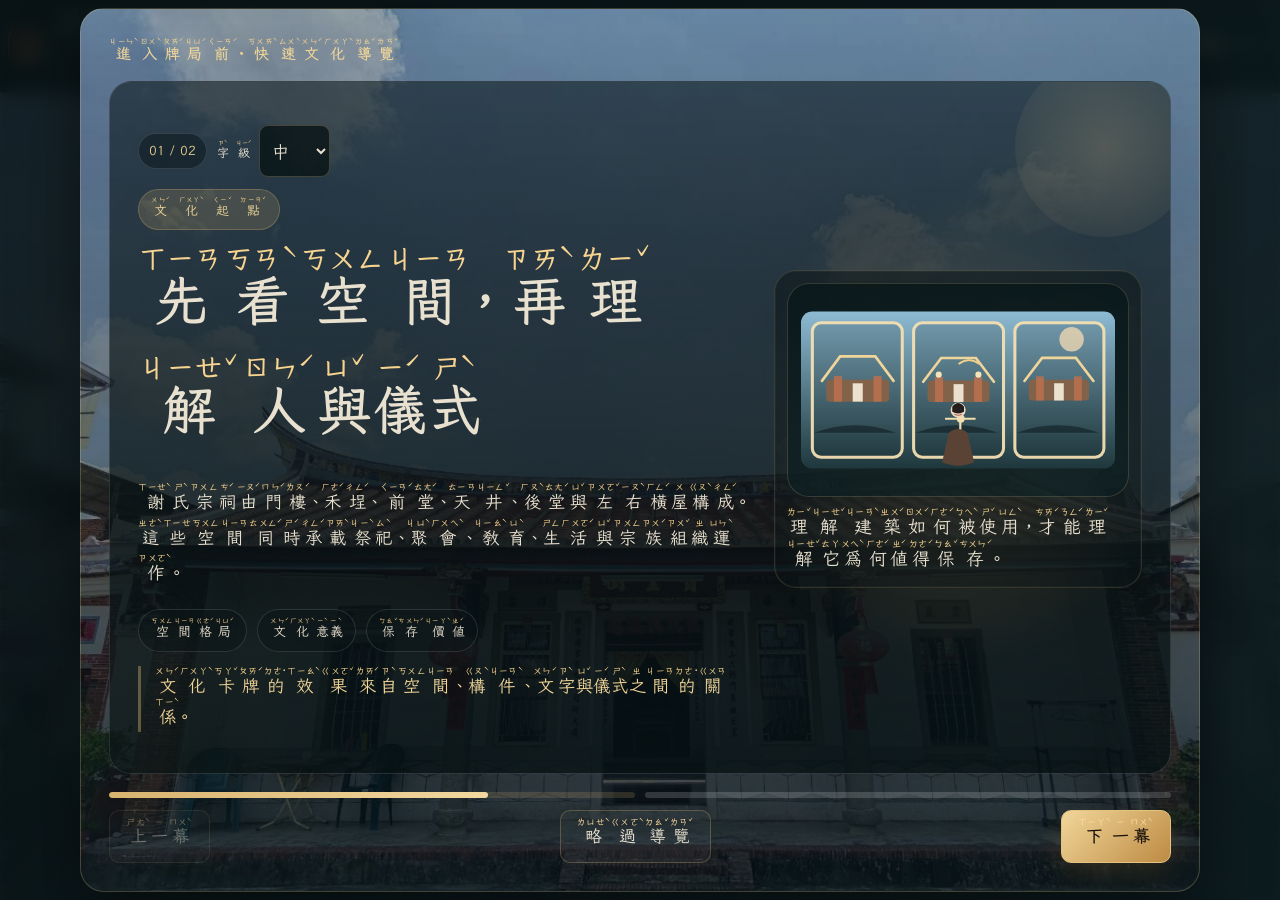
<file: battle-zhuyin.html>
<!DOCTYPE html>

<html lang="zh-Hant-TW">
<head>
<meta charset="utf-8"/>
<meta content="width=device-width, initial-scale=1, viewport-fit=cover" name="viewport"/>
<meta content="以最多三輪、每次行動擇一、PASS 與資源管理機制，轉譯屏東謝氏宗祠歷史、空間、建築裝飾、祭祀文字與保存議題的教育型卡牌遊戲。" name="description"/>
<meta content="#102426" name="theme-color"/>
<title>謝氏宗祠・宗族牌局｜對戰｜注音版</title>
<link href="https://fonts.googleapis.com" rel="preconnect"/>
<link crossorigin="" href="https://fonts.gstatic.com" rel="preconnect"/>
<link href="https://fonts.googleapis.com/css2?family=LXGW+WenKai+TC&amp;display=block" rel="stylesheet"/>
<link href="styles.css?v=2.31" rel="stylesheet"/>
</head>
<body class="zhuyin-mode" data-locale="zh-bopomofo" data-page="battle">
<div class="site-shell">
<header class="topbar">
<a aria-label="回到遊戲首頁" class="brand" href="index-zhuyin.html" id="brand-home">
<span class="brand-seal">謝</span>
<span>
<strong>謝氏宗祠・宗族牌局</strong>
<small>文化資產教育卡牌遊戲</small>
</span>
</a>
<nav aria-label="網站功能" class="top-actions battle-top-actions">
<a class="ghost-button home-nav-button" href="index-zhuyin.html">回到首頁</a>
<button class="ghost-button" id="rules-button" type="button">遊戲指南</button>
<button class="ghost-button" id="cards-button" type="button">卡牌總覽</button>
<button class="ghost-button" id="sources-button" type="button">資料來源</button>
<button class="ghost-button" id="audio-settings-button" type="button">音訊設定</button>
<button aria-pressed="true" class="ghost-button" id="sound-toggle" type="button">聲音：強</button>
<button class="ghost-button danger-button" id="end-game-button" type="button">結束遊戲</button><button class="ghost-button" id="restart-button" type="button">重開本局</button>
<div aria-label="字級" class="font-size-controls" role="group"><span>字級</span><button data-font-choice="small" type="button">小</button><button data-font-choice="medium" type="button">中</button><button data-font-choice="large" type="button">大</button></div><div aria-label="Language" class="language-choice-group" role="group"><a class="ghost-button language-nav-button" href="battle.html" lang="zh-Hant-TW">正體</a><a class="ghost-button language-nav-button" href="battle-zhuyin.html" lang="zh-Hant-TW">注音</a><a class="ghost-button language-nav-button" href="battle-en.html" lang="en">English</a></div></nav>
</header>
<main>
<section aria-label="遊戲對戰畫面" class="game-screen hidden" id="game-screen">
<div class="game-toolbar">
<div class="game-toolbar-left">
<span class="difficulty-badge" id="difficulty-badge">普通</span>
<span class="toolbar-text">組合技不會預先提示；請從卡牌效果與文化關係自行判斷。需要協助時，可使用上方「遊戲指南」或「卡牌總覽」。</span>
</div>
</div>
<div class="game-grid">
<aside class="side-panel opponent-panel">
<div class="identity-card">
<div class="leader-badge" id="ai-leader">
<span class="leader-mini" id="ai-leader-icon">玄</span>
<span>
<small>守藏者領主</small>
<strong id="ai-leader-name">謝玄</strong>
<em id="ai-leader-title">臨勢轉機</em>
</span>
<b class="leader-state" id="ai-leader-used">可使用</b>
</div>
<div aria-live="polite" class="guardian-dialogue-panel" id="guardian-dialogue-panel">
<small class="guardian-dialogue-kicker" id="guardian-dialogue-kicker">守藏者低語</small>
<p class="guardian-dialogue-text" id="guardian-dialogue-text">你已來到謝氏宗祠之前，守藏者正在觀察你的來意。</p>
</div>
<div aria-label="守藏者勝場" class="round-crowns" id="ai-crowns"></div>
<div class="resource-line">
<span>手牌 <b id="ai-hand-count">12</b></span>
<span>牌庫 <b id="ai-deck-count">34</b></span>
<span>墓地 <b id="ai-grave-count">0</b></span>
</div>
<div class="side-total">
<small>總分</small>
<strong id="ai-total">0</strong>
</div>
<span class="pass-badge hidden" id="ai-pass-badge">已 PASS</span>
</div>
</aside>
<section aria-label="宗祠牌局棋盤" class="board">
<div aria-hidden="true" class="board-watermark">謝氏宗祠</div>
<div class="board-half ai-half">
<div class="row-zone row-text">
<div class="row-label">
<span>📜 文字牌</span>
<small id="ai-text-boost"></small>
<b id="ai-text-score">0</b>
</div>
<div class="row-cards" id="ai-text-cards"></div>
</div>
<div class="row-zone row-decoration">
<div class="row-label">
<span>🎨 裝飾牌</span>
<small id="ai-decoration-boost"></small>
<b id="ai-decoration-score">0</b>
</div>
<div class="row-cards" id="ai-decoration-cards"></div>
</div>
<div class="row-zone row-space">
<div class="row-label">
<span>🏛 空間牌</span>
<small id="ai-space-boost"></small>
<b id="ai-space-score">0</b>
</div>
<div class="row-cards" id="ai-space-cards"></div>
</div>
</div>
<div class="round-divider">
<span class="turn-orb turn-player" id="turn-orb"></span>
<div>
<strong id="round-label">第 1 輪</strong>
<span id="turn-status">輪到你。</span>
</div>
<b id="score-difference">目前平手</b>
</div>
<div class="board-half player-half">
<div class="row-zone row-space">
<div class="row-label">
<span>🏛 空間牌</span>
<small id="player-space-boost"></small>
<b id="player-space-score">0</b>
</div>
<div class="row-cards" id="player-space-cards"></div>
</div>
<div class="row-zone row-decoration">
<div class="row-label">
<span>🎨 裝飾牌</span>
<small id="player-decoration-boost"></small>
<b id="player-decoration-score">0</b>
</div>
<div class="row-cards" id="player-decoration-cards"></div>
</div>
<div class="row-zone row-text">
<div class="row-label">
<span>📜 文字牌</span>
<small id="player-text-boost"></small>
<b id="player-text-score">0</b>
</div>
<div class="row-cards" id="player-text-cards"></div>
</div>
</div>
</section>
<aside class="side-panel player-panel">
<div class="identity-card">
<div class="leader-badge" id="player-leader">
<span class="leader-mini" id="player-leader-icon">安</span>
<span>
<small>你的領主</small>
<strong id="player-leader-name">謝安</strong>
<em id="player-leader-title">東山定局</em>
</span>
<b class="leader-state" id="player-leader-used">可使用</b>
</div>
<div aria-label="你的勝場" class="round-crowns" id="player-crowns"></div>
<div class="resource-line">
<span>手牌 <b id="player-hand-count">12</b></span>
<span>牌庫 <b id="player-deck-count">34</b></span>
<span>墓地 <b id="player-grave-count">0</b></span>
</div>
<div class="side-total">
<small>總分</small>
<strong id="player-total">0</strong>
</div>
<span class="pass-badge hidden" id="player-pass-badge">已 PASS</span>
</div>
<div class="action-stack">
<button class="leader-action" id="leader-action" type="button">使用：東山定局</button>
<button class="pass-action" id="pass-action" type="button">PASS</button>
</div>
<ol aria-label="出牌紀錄" class="game-log" id="game-log"></ol>
</aside>
</div>
<section aria-label="你的手牌" class="hand-dock">
<div class="hand-heading">
<span>你的手牌</span>
<small>點一下選取；快速點兩下出牌。按右鍵或點擊場上卡牌，可查看完整說明。</small>
</div>
<div aria-live="polite" class="selected-card-effect-panel" id="selected-card-effect-panel">
<strong id="selected-card-effect-title"></strong>
<p id="selected-card-effect-text"></p>
</div>
<div class="player-hand" id="player-hand"></div>
</section>
</section>
</main>
</div>
<div aria-labelledby="opening-title" aria-modal="true" class="overlay opening-overlay locked" id="opening-overlay" role="dialog">
<div class="opening-panel">
<p class="eyebrow">進入牌局前・快速文化導覽</p>
<div class="opening-scene-frame" id="opening-scene-frame">
<div class="opening-story-copy">
<div class="opening-slide-meta">
<span class="opening-slide-counter" id="opening-slide-counter">01 / 02</span>
<label class="opening-control-label">字級<select id="opening-font-size-select"><option value="small">小</option><option selected="" value="medium">中</option><option value="large">大</option></select></label>
</div>
<div class="opening-scene-kicker" id="opening-scene-kicker">返鄉起行</div>
<h2 id="opening-title">回到謝氏宗祠，從理解地方開始</h2>
<p class="opening-scene-body" id="opening-scene-body"></p>
<div class="opening-scene-tags" id="opening-scene-tags"></div>
<div class="opening-scene-note" id="opening-scene-note"></div>
</div>
<div class="guardian-portrait-wrap opening-portrait-wrap">
<div class="storyboard-frame">
<div aria-hidden="true" class="storyboard-illustration" id="opening-storyboard"></div>
<div class="storyboard-caption" id="opening-storyboard-caption">埕前有風，門還未全開。</div>
</div>
<div aria-hidden="true" class="guardian-portrait" id="opening-guardian-portrait"></div>
<div class="guardian-portrait-caption" id="opening-guardian-caption">守藏者領主・靜觀其行</div>
</div>
</div>
<div class="opening-progress" id="opening-progress"></div>
<div class="audio-unlock-row"><button class="secondary-button audio-unlock-button" id="audio-unlock-button" type="button">點一下啟用較清楚的音效</button></div>
<div class="modal-actions opening-actions">
<button class="secondary-button" id="opening-prev" type="button">上一幕</button>
<button class="secondary-button" id="opening-skip" type="button">略過導覽</button>
<button class="primary-button" id="opening-next" type="button">下一幕</button>
</div>
</div>
</div>
<div aria-labelledby="ending-title" aria-modal="true" class="overlay ending-overlay hidden locked" id="ending-overlay" role="dialog">
<div class="ending-panel">
<p class="eyebrow" id="ending-kicker">牌局回響</p>
<div class="opening-scene-frame ending-scene-frame" id="ending-scene-frame">
<div class="opening-story-copy ending-story-copy">
<div class="opening-scene-kicker" id="ending-scene-kicker">守藏者回應</div>
<h2 id="ending-title">地方記憶已回應你的來訪</h2>
<p class="opening-scene-body" id="ending-body"></p>
<div class="opening-scene-tags" id="ending-tags"></div>
<div class="opening-scene-note" id="ending-note"></div>
</div>
<div class="guardian-portrait-wrap result-portrait-wrap">
<div aria-hidden="true" class="ending-ceremony-stage" id="ending-ceremony-stage">
<div class="ending-ceremony-rays"></div>
<div class="ending-ceremony-seal" id="ending-ceremony-seal">庇護</div>
<div class="ending-ceremony-ribbon" id="ending-ceremony-ribbon">地方的回應，已經落下。</div>
</div>
<div aria-hidden="true" class="guardian-portrait" id="ending-guardian-portrait"></div>
<div class="guardian-portrait-caption" id="ending-guardian-caption">守藏者領主・回應之姿</div>
</div>
</div>
<div class="modal-actions opening-actions">
<button class="primary-button" id="ending-continue" type="button">查看結果</button>
</div>
</div>
</div>
<div aria-labelledby="mulligan-title" aria-modal="true" class="overlay hidden locked" id="mulligan-overlay" role="dialog">
<div class="mulligan-panel">
<p class="eyebrow">手牌資源決定三輪節奏</p>
<h2 id="mulligan-title">起手換牌</h2>
<p id="mulligan-description">可選擇至多 4 張手牌換回牌庫。</p>
<div class="mulligan-status">已選擇 <b id="mulligan-count">0／3</b></div>
<div class="mulligan-cards" id="mulligan-cards"></div>
<button class="primary-button" id="mulligan-confirm" type="button">完成換牌，開始對局</button>
</div>
</div>
<div aria-labelledby="round-result-title" aria-modal="true" class="modal hidden locked" id="round-result-modal" role="dialog">
<div class="modal-panel result-panel">
<p class="eyebrow" id="round-result-kicker">第 1 輪結算</p>
<h2 id="round-result-title">你贏得本輪</h2>
<div class="result-score" id="round-result-score">42 ： 36</div>
<p id="round-result-detail"></p>
<button class="primary-button" id="round-result-continue" type="button">進入下一輪</button>
</div>
</div>
<div aria-labelledby="game-over-title" aria-modal="true" class="modal hidden locked" id="game-over-modal" role="dialog">
<div class="modal-panel result-panel game-over-panel">
<p class="eyebrow">牌局完成</p>
<h2 id="game-over-title">你完成了宗祠牌局</h2>
<div class="result-score" id="game-over-score">2 ： 1</div>
<p id="game-over-detail"></p>
<div class="modal-actions game-over-actions"><button class="primary-button" id="heritage-journey-button" type="button">完成文化支線學習</button><a class="secondary-button" href="https://nchdb.boch.gov.tw/assets/overview/historicalBuilding/20180723000005" rel="noreferrer" target="_blank">深入了解文化資產</a><button class="secondary-button" id="feedback-button" type="button">提供遊玩回饋</button><button class="secondary-button" id="play-again" type="button">再玩一場</button><button class="secondary-button danger-button" id="game-over-end" type="button">結束遊戲</button></div>
</div>
</div>
<div aria-labelledby="audio-modal-title" aria-modal="true" class="modal hidden" id="audio-modal" role="dialog">
<div class="modal-panel audio-panel">
<button aria-label="關閉" class="modal-close" data-close="#audio-modal" type="button">×</button>
<p class="eyebrow">音訊控制</p>
<h2 id="audio-modal-title">聲音設定</h2>
<p class="audio-panel-intro">可分別調整總音量、環境音、遊戲效果與敘事提示音，並可快速靜音。</p>
<div class="audio-settings-grid">
<div class="audio-setting-item audio-master-item">
<div class="audio-setting-head">
<strong>總音量</strong>
<b id="audio-master-value">140%</b>
</div>
<input id="audio-master-range" max="200" min="0" step="1" type="range" value="140"/>
</div>
<div class="audio-setting-item">
<div class="audio-setting-head">
<strong>環境音</strong>
<b id="audio-ambient-value">125%</b>
</div>
<input id="audio-ambient-range" max="200" min="0" step="1" type="range" value="125"/>
<small>風聲、蟲鳴、祭儀感鈴音</small>
</div>
<div class="audio-setting-item">
<div class="audio-setting-head">
<strong>遊戲效果</strong>
<b id="audio-effects-value">150%</b>
</div>
<input id="audio-effects-range" max="200" min="0" step="1" type="range" value="150"/>
<small>出牌、PASS、領主能力、組合技與結算提示</small>
</div>
<div class="audio-setting-item">
<div class="audio-setting-head">
<strong>敘事提示</strong>
<b id="audio-story-value">135%</b>
</div>
<input id="audio-story-range" max="200" min="0" step="1" type="range" value="135"/>
<small>開場導覽、轉場提示與故事語氣</small>
</div>
</div>
<div class="modal-actions">
<button class="secondary-button" id="audio-mute-button" type="button">總靜音：關</button>
<button class="secondary-button" id="audio-reset-button" type="button">還原建議值</button>
<button class="primary-button" data-close="#audio-modal" type="button">完成</button>
</div>
</div>
</div>
<div aria-labelledby="rules-title" aria-modal="true" class="modal hidden" id="rules-modal" role="dialog">
<div class="modal-panel wide-panel">
<button aria-label="關閉" class="modal-close" data-close="#rules-modal" type="button">×</button>
<p class="eyebrow">完整玩法說明</p>
<h2 id="rules-title">三輪之內，管理分數、節奏與手牌</h2>
<div class="guide-actions"><button class="secondary-button" id="open-guided-tutorial" type="button">開啟逐步新手教學</button><span>逐步教學可隨時略過；下方保留完整規則與組合技條件。</span></div>
<div class="rules-grid detailed-rules-grid">
<article>
<b>1</b>
<h3>開局與換牌</h3>
<p>雙方起手各抽 12 張平衡手牌，至少具備兩組二張簡易組合的可能性。第一輪可換至多 4 張；第二、三輪各補 2 張，並可再換 1 張。</p>
</article>
<article>
<b>2</b>
<h3>每回合可做什麼</h3>
<p>你的行動只有三種：快速點兩下手牌打出 1 張牌、使用一次性領主能力、或選擇 PASS。點一下手牌只會提起或放回；所有正式行動都會直接結束本回合。</p>
</article>
<article>
<b>3</b>
<h3>三列出牌區</h3>
<p>空間牌建立建築格局，裝飾牌對應工藝與信仰象徵，文字牌對應匾額、楹聯與祭祀制度；效果牌則以文獻、踏查、訪談、修復與數位轉譯等研究方法調整手牌或場面。效果牌使用後進入墓地，不占用三列出牌區。</p>
</article>
<article>
<b>4</b>
<h3>PASS 的意義</h3>
<p>一旦 PASS，本輪就不能再出牌。對方可以繼續出牌直到也 PASS。能否在適當時機保留手牌，往往比單輪多拿幾分更重要。</p>
</article>
<article>
<b>5</b>
<h3>回合結算</h3>
<p>雙方都 PASS 後，系統會比較本輪總分；分數高者取得一個勝場。平手時雙方皆不取得勝場，直接進入下一輪或最終結算。</p>
</article>
<article>
<b>6</b>
<h3>勝利條件</h3>
<p>最多進行三輪。任一方先取得兩個勝場即獲勝；若完成第三輪仍無人取得兩個勝場，則比較雙方勝場，勝場相同即為和局。</p>
</article>
<article>
<b>7</b>
<h3>直接連動</h3>
<p>部分卡牌只要與特定卡同場就會立刻加分，例如前堂搭配斗栱彩繪、化胎搭配五行石、後堂搭配祖牌與神位等。</p>
</article>
<article>
<b>8</b>
<h3>文化組合技</h3>
<p>文化組合技分為 24 組二張簡易組合與 12 組三至四張進階組合。條件可在本指南查閱；對戰時不預先標示可完成組合，成立後才顯示動畫與紀錄。</p>
</article>
<article class="rarity-rule-card">
<b>9</b>
<h3>文化標記不是強度</h3>
<p>「常見、珍稀、史詩、傳說」只表示文化特殊性、代表性或收藏價值，不增加力量、不改變技能，也不作為電腦選牌權重。</p>
</article>
</div>
<section class="heritage-learning-note">
<h3>這套遊戲希望你帶走什麼？</h3>
<p>謝氏宗祠的價值，不只在於保存一棟老建築，而在於它把宗族發展、客家聚落、祭祀制度、空間秩序、文字教化與木構工藝集中保留在同一個場域。遊戲中的組合技，就是把這些原本分散的知識重新連接起來。</p>
</section>
<section class="combo-rules-section">
<h3>文化組合技一覽</h3>
<div class="combo-rule-list" id="combo-rule-list"></div>
</section>
</div>
</div>
<div aria-labelledby="tutorial-title" aria-modal="true" class="modal hidden locked" id="tutorial-modal" role="dialog">
<div class="modal-panel tutorial-panel">
<button aria-label="關閉" class="modal-close" id="tutorial-close" type="button">×</button>
<p class="eyebrow">新手操作教學</p>
<h2 id="tutorial-title">先知道怎麼玩，再上場</h2>
<div class="tutorial-progress"><span id="tutorial-progress-text">1 / 5</span></div>
<div class="tutorial-content">
<h3 id="tutorial-step-title">歡迎來到宗族牌局</h3>
<p id="tutorial-step-body"></p>
</div>
<div class="modal-actions tutorial-actions">
<button class="secondary-button" id="tutorial-prev" type="button">上一步</button>
<button class="secondary-button" id="tutorial-skip" type="button">略過</button>
<button class="primary-button" id="tutorial-next" type="button">下一步</button>
</div>
</div>
</div>
<div aria-labelledby="sources-title" aria-modal="true" class="modal hidden" id="sources-modal" role="dialog">
<div class="modal-panel wide-panel">
<button aria-label="關閉" class="modal-close" data-close="#sources-modal" type="button">×</button>
<p class="eyebrow">資料來源與設計說明</p>
<h2 id="sources-title">文化內容依據史料與專題整理，卡牌數值及組合名稱屬遊戲化轉譯</h2>
<div class="source-list">
<article>
<h3>文化資產資料</h3>
<p>文化部文化資產局「內埔鄉謝氏宗祠」、國家文化記憶庫，以及本次專題整理之平面、照片與文字系統。</p>
<a href="https://nchdb.boch.gov.tw/assets/overview/historicalBuilding/20180723000005" rel="noreferrer" target="_blank">開啟國家文化資產網</a>
<a href="https://tcmb.culture.tw/zh-tw/detail?id=169460&amp;indexCode=Culture_Object" rel="noreferrer" target="_blank">開啟國家文化記憶庫</a>
</article>
<article>
<h3>專題內容</h3>
<p>《文化資產推廣與數位科技應用之研究－以屏東謝氏宗祠為例》（國立雲林科技大學文化資產維護系，2026）。</p>
<p>遊戲以專題的空間格局、裝飾語彙、文字禮制、地方記憶、研究方法與保存倫理為內容基礎，並轉化為空間牌、裝飾牌、文字牌與效果牌。</p>
<p>卡牌力量、技能、組合名稱與加分為遊戲設計，不代表文化資產價值分級、正式建築術語或已證實的歷史因果；訪談與待考證內容會在知識說明中標示資料界線。</p>
</article>
<article>
<h3>規則來源</h3>
<p>核心節奏參考多輪對戰、換牌、PASS 與列區資源管理概念；本作已調整為最多三輪、12 張平衡起手、四類卡牌、文化組合技與文化學習支線，不沿用其他遊戲的完整規則。</p>
</article>
<article>
<h3>插圖與背景</h3>
<p>遊戲背景使用本次對話提供之謝氏宗祠實景照片；卡牌插圖為針對宗祠元素繪製之彩色遊戲插圖，以利辨識與學習。</p>
</article>
</div>
</div>
</div>
<div aria-labelledby="card-library-title" aria-modal="true" class="modal hidden" id="card-library-modal" role="dialog">
<div class="modal-panel catalog-panel">
<button aria-label="關閉" class="modal-close" data-close="#card-library-modal" type="button">×</button>
<p class="eyebrow">完整卡牌圖鑑</p>
<h2 id="card-library-title">謝氏宗祠文化卡牌總覽</h2>
<p class="catalog-intro">可依卡牌類型篩選，或搜尋卡名、效果與文化說明。點開任一卡牌即可閱讀完整知識內容。</p>
<div class="catalog-controls">
<label class="catalog-search" for="card-library-search">
<span>搜尋卡牌</span>
<input id="card-library-search" inputmode="search" placeholder="例如：後堂、五行石、祭祀" type="search"/>
</label>
<div aria-label="卡牌類型篩選" class="catalog-filters" role="group">
<button class="catalog-filter active" data-card-filter="all" type="button">全部</button>
<button class="catalog-filter" data-card-filter="space" type="button">空間牌</button>
<button class="catalog-filter" data-card-filter="decoration" type="button">裝飾牌</button>
<button class="catalog-filter" data-card-filter="text" type="button">文字牌</button>
<button class="catalog-filter" data-card-filter="effect" type="button">效果牌</button>
</div>
<span class="catalog-count" id="card-library-count">共 46 張</span>
</div>
<div class="card-library-grid" id="card-library-grid"></div>
</div>
</div>
<div aria-labelledby="card-detail-name" aria-modal="true" class="modal hidden" id="card-detail-modal" role="dialog">
<div class="modal-panel card-detail-panel">
<button aria-label="關閉" class="modal-close" data-close="#card-detail-modal" type="button">×</button>
<span class="detail-type" id="card-detail-type">🏛 空間牌｜文化標記：常見</span>
<div class="detail-heading">
<h2 id="card-detail-name">門樓</h2>
<b id="card-detail-power">5</b>
</div>
<section>
<h3>遊戲效果</h3>
<p id="card-detail-effect"></p>
</section>
<section>
<h3>說明</h3>
<p id="card-detail-culture"></p>
</section>
<section class="heritage-value-section">
<h3>文化資產價值</h3>
<p id="card-detail-value"></p>
</section>
<footer>內容依據：<span id="card-detail-source"></span></footer>
</div>
</div>
<aside aria-live="polite" class="culture-toast" id="culture-toast">
<strong id="culture-toast-title">門樓</strong>
<p id="culture-toast-text">宗祠最外側入口，界定內外。</p>
</aside>
<aside aria-live="polite" class="combo-burst hidden" id="combo-burst">
<div class="combo-burst-panel">
<small id="combo-burst-side">你完成了組合技</small>
<strong id="combo-burst-title">燈火成雙</strong>
<span id="combo-burst-points">+3</span>
</div>
</aside>

<div aria-labelledby="feedback-title" aria-modal="true" class="modal hidden" id="feedback-modal" role="dialog">
<div class="modal-panel feedback-panel">
<button aria-label="關閉" class="modal-close" id="feedback-close" type="button">×</button>
<p class="eyebrow">精簡玩家回饋</p>
<h2 id="feedback-title">協助改善文化內容與操作流程</h2>
<p class="feedback-privacy-note">不蒐集姓名、電話或電子郵件。未設定外部 Google 表單時，資料只儲存在目前裝置，可下載為 CSV 供專案整理。</p>
<form id="feedback-form">
<div class="feedback-grid">
<label>年齡層<select id="feedback-age"><option value="">不提供</option><option>12歲以下</option><option>13–17歲</option><option>18–39歲</option><option>40–64歲</option><option>65歲以上</option></select></label>
<label>玩家身分<select id="feedback-identity"><option value="">不提供</option><option>一般民眾</option><option>學生</option><option>教育或研究工作者</option><option>文化資產相關人員</option><option>其他</option></select></label>
<label>內容容易理解嗎？<select id="feedback-comprehension"><option value="">請選擇</option><option value="1">1｜非常困難</option><option value="2">2｜較困難</option><option value="3">3｜普通</option><option value="4">4｜容易</option><option value="5">5｜非常容易</option></select></label>
</div>
<label>最喜歡的部分<textarea id="feedback-favorite" maxlength="500" placeholder="例如：文化支線、卡牌組合、拼圖或獎狀"></textarea></label>
<label>最需要修改的地方<textarea id="feedback-suggestion" maxlength="800" placeholder="請描述看不懂、按不到、字太小或規則不清楚之處"></textarea></label>
<div aria-live="polite" class="feedback-status" id="feedback-status"></div>
<div class="modal-actions">
<button class="primary-button" type="submit">儲存回饋</button>
<button class="secondary-button" disabled id="feedback-download" type="button">下載回饋紀錄</button>
<a class="secondary-button hidden" id="feedback-external" rel="noreferrer" target="_blank"></a>
</div>
</form>
</div>
</div>
<div aria-labelledby="end-game-title" aria-modal="true" class="modal hidden locked" id="end-game-modal" role="dialog"><div class="modal-panel confirm-panel"><p class="eyebrow">遊戲控制</p><h2 id="end-game-title">確定結束目前遊戲？</h2><p>目前這一局的進度不會保存；已完成的文化支線仍會保留在此裝置。</p><div class="modal-actions"><button class="secondary-button" id="end-game-cancel" type="button">繼續遊戲</button><button class="primary-button danger-button" id="end-game-confirm" type="button">結束並回首頁</button></div></div></div><script src="js/project-config.js?v=2.31"></script>
<script src="js/cards.js?v=2.31"></script>
<script src="js/catalog.js?v=2.31"></script>
<script src="js/game.js?v=2.31"></script>
<script src="js/heritage-journey.js?v=2.31"></script>
<script src="js/feedback.js?v=2.31"></script>
<script src="js/accessibility.js?v=2.31"></script><script src="js/zhuyin.js?v=2.31"></script><script src="js/layout-calibration.js?v=2.31"></script></body>
</html>
</file>
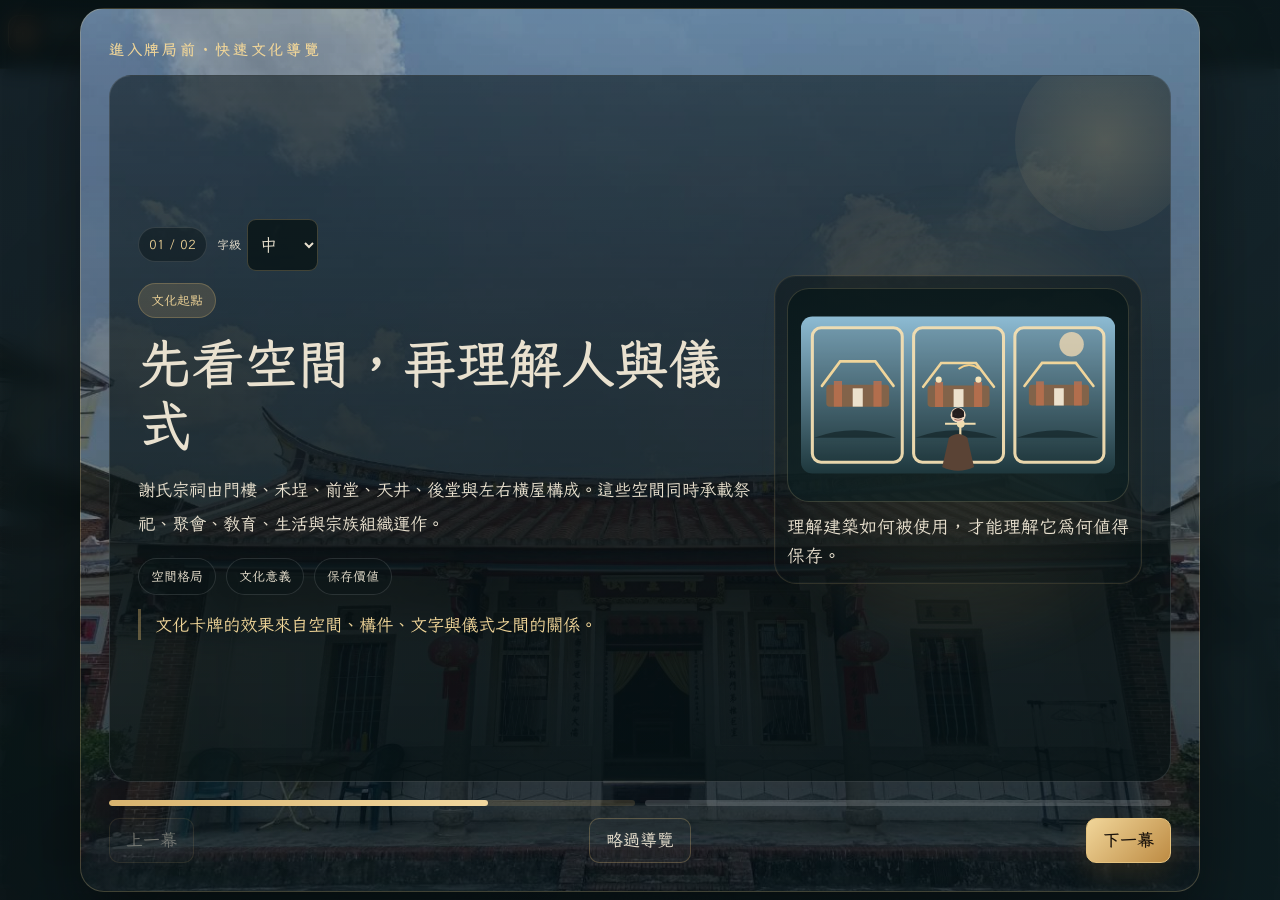
<file: battle.html>
<!DOCTYPE html>

<html lang="zh-Hant-TW">
<head>
<meta charset="utf-8"/>
<meta content="width=device-width, initial-scale=1, viewport-fit=cover" name="viewport"/>
<meta content="以最多三輪、每次行動擇一、PASS 與資源管理機制，轉譯屏東謝氏宗祠歷史、空間、建築裝飾、祭祀文字與保存議題的教育型卡牌遊戲。" name="description"/>
<meta content="#102426" name="theme-color"/>
<title>謝氏宗祠・宗族牌局｜對戰</title>
<link href="https://fonts.googleapis.com" rel="preconnect"/>
<link crossorigin="" href="https://fonts.gstatic.com" rel="preconnect"/>
<link href="https://fonts.googleapis.com/css2?family=LXGW+WenKai+TC&amp;display=block" rel="stylesheet"/>
<link href="styles.css?v=2.31" rel="stylesheet"/>
</head>
<body data-locale="zh" data-page="battle">
<div class="site-shell">
<header class="topbar">
<a aria-label="回到遊戲首頁" class="brand" href="index.html" id="brand-home">
<span class="brand-seal">謝</span>
<span>
<strong>謝氏宗祠・宗族牌局</strong>
<small>文化資產教育卡牌遊戲</small>
</span>
</a>
<nav aria-label="網站功能" class="top-actions battle-top-actions">
<a class="ghost-button home-nav-button" href="index.html">回到首頁</a>
<button class="ghost-button" id="rules-button" type="button">遊戲指南</button>
<button class="ghost-button" id="cards-button" type="button">卡牌總覽</button>
<button class="ghost-button" id="sources-button" type="button">資料來源</button>
<button class="ghost-button" id="audio-settings-button" type="button">音訊設定</button>
<button aria-pressed="true" class="ghost-button" id="sound-toggle" type="button">聲音：強</button>


<button class="ghost-button danger-button" id="end-game-button" type="button">結束遊戲</button><button class="ghost-button" id="restart-button" type="button">重開本局</button>
<div aria-label="字級" class="font-size-controls" role="group"><span>字級</span><button data-font-choice="small" type="button">小</button><button data-font-choice="medium" type="button">中</button><button data-font-choice="large" type="button">大</button></div><div aria-label="Language" class="language-choice-group" role="group"><a class="ghost-button language-nav-button" href="battle.html" lang="zh-Hant-TW">正體</a><a class="ghost-button language-nav-button" href="battle-zhuyin.html" lang="zh-Hant-TW">注音</a><a class="ghost-button language-nav-button" href="battle-en.html" lang="en">English</a></div></nav>
</header>
<main>
<section aria-label="遊戲對戰畫面" class="game-screen hidden" id="game-screen">
<div class="game-toolbar">
<div class="game-toolbar-left">
<span class="difficulty-badge" id="difficulty-badge">普通</span>
<span class="toolbar-text">組合技不會預先提示；請從卡牌效果與文化關係自行判斷。需要協助時，可使用上方「遊戲指南」或「卡牌總覽」。</span>
</div>
</div>
<div class="game-grid">
<aside class="side-panel opponent-panel">
<div class="identity-card">
<div class="leader-badge" id="ai-leader">
<span class="leader-mini" id="ai-leader-icon">玄</span>
<span>
<small>守藏者領主</small>
<strong id="ai-leader-name">謝玄</strong>
<em id="ai-leader-title">臨勢轉機</em>
</span>
<b class="leader-state" id="ai-leader-used">可使用</b>
</div>
<div aria-live="polite" class="guardian-dialogue-panel" id="guardian-dialogue-panel">
<small class="guardian-dialogue-kicker" id="guardian-dialogue-kicker">守藏者低語</small>
<p class="guardian-dialogue-text" id="guardian-dialogue-text">你已來到謝氏宗祠之前，守藏者正在觀察你的來意。</p>
</div>
<div aria-label="守藏者勝場" class="round-crowns" id="ai-crowns"></div>
<div class="resource-line">
<span>手牌 <b id="ai-hand-count">12</b></span>
<span>牌庫 <b id="ai-deck-count">34</b></span>
<span>墓地 <b id="ai-grave-count">0</b></span>
</div>
<div class="side-total">
<small>總分</small>
<strong id="ai-total">0</strong>
</div>
<span class="pass-badge hidden" id="ai-pass-badge">已 PASS</span>
</div>
</aside>
<section aria-label="宗祠牌局棋盤" class="board">
<div aria-hidden="true" class="board-watermark">謝氏宗祠</div>
<div class="board-half ai-half">
<div class="row-zone row-text">
<div class="row-label">
<span>📜 文字牌</span>
<small id="ai-text-boost"></small>
<b id="ai-text-score">0</b>
</div>
<div class="row-cards" id="ai-text-cards"></div>
</div>
<div class="row-zone row-decoration">
<div class="row-label">
<span>🎨 裝飾牌</span>
<small id="ai-decoration-boost"></small>
<b id="ai-decoration-score">0</b>
</div>
<div class="row-cards" id="ai-decoration-cards"></div>
</div>
<div class="row-zone row-space">
<div class="row-label">
<span>🏛 空間牌</span>
<small id="ai-space-boost"></small>
<b id="ai-space-score">0</b>
</div>
<div class="row-cards" id="ai-space-cards"></div>
</div>
</div>
<div class="round-divider">
<span class="turn-orb turn-player" id="turn-orb"></span>
<div>
<strong id="round-label">第 1 輪</strong>
<span id="turn-status">輪到你。</span>
</div>
<b id="score-difference">目前平手</b>
</div>
<div class="board-half player-half">
<div class="row-zone row-space">
<div class="row-label">
<span>🏛 空間牌</span>
<small id="player-space-boost"></small>
<b id="player-space-score">0</b>
</div>
<div class="row-cards" id="player-space-cards"></div>
</div>
<div class="row-zone row-decoration">
<div class="row-label">
<span>🎨 裝飾牌</span>
<small id="player-decoration-boost"></small>
<b id="player-decoration-score">0</b>
</div>
<div class="row-cards" id="player-decoration-cards"></div>
</div>
<div class="row-zone row-text">
<div class="row-label">
<span>📜 文字牌</span>
<small id="player-text-boost"></small>
<b id="player-text-score">0</b>
</div>
<div class="row-cards" id="player-text-cards"></div>
</div>
</div>
</section>
<aside class="side-panel player-panel">
<div class="identity-card">
<div class="leader-badge" id="player-leader">
<span class="leader-mini" id="player-leader-icon">安</span>
<span>
<small>你的領主</small>
<strong id="player-leader-name">謝安</strong>
<em id="player-leader-title">東山定局</em>
</span>
<b class="leader-state" id="player-leader-used">可使用</b>
</div>
<div aria-label="你的勝場" class="round-crowns" id="player-crowns"></div>
<div class="resource-line">
<span>手牌 <b id="player-hand-count">12</b></span>
<span>牌庫 <b id="player-deck-count">34</b></span>
<span>墓地 <b id="player-grave-count">0</b></span>
</div>
<div class="side-total">
<small>總分</small>
<strong id="player-total">0</strong>
</div>
<span class="pass-badge hidden" id="player-pass-badge">已 PASS</span>
</div>
<div class="action-stack">
<button class="leader-action" id="leader-action" type="button">使用：東山定局</button>
<button class="pass-action" id="pass-action" type="button">PASS</button>
</div>
<ol aria-label="出牌紀錄" class="game-log" id="game-log"></ol>
</aside>
</div>
<section aria-label="你的手牌" class="hand-dock">
<div class="hand-heading">
<span>你的手牌</span>
<small>點一下選取；快速點兩下出牌。按右鍵或點擊場上卡牌，可查看完整說明。</small>
</div>
<div aria-live="polite" class="selected-card-effect-panel" id="selected-card-effect-panel">
<strong id="selected-card-effect-title"></strong>
<p id="selected-card-effect-text"></p>
</div>
<div class="player-hand" id="player-hand"></div>
</section>
</section>
</main>
</div>
<div aria-labelledby="opening-title" aria-modal="true" class="overlay opening-overlay locked" id="opening-overlay" role="dialog">
<div class="opening-panel">
<p class="eyebrow">進入牌局前・快速文化導覽</p>
<div class="opening-scene-frame" id="opening-scene-frame">
<div class="opening-story-copy">
<div class="opening-slide-meta">
<span class="opening-slide-counter" id="opening-slide-counter">01 / 02</span>
<label class="opening-control-label">字級<select id="opening-font-size-select"><option value="small">小</option><option selected="" value="medium">中</option><option value="large">大</option></select></label>
</div>
<div class="opening-scene-kicker" id="opening-scene-kicker">返鄉起行</div>
<h2 id="opening-title">回到謝氏宗祠，從理解地方開始</h2>
<p class="opening-scene-body" id="opening-scene-body"></p>
<div class="opening-scene-tags" id="opening-scene-tags"></div>
<div class="opening-scene-note" id="opening-scene-note"></div>
</div>
<div class="guardian-portrait-wrap opening-portrait-wrap">
<div class="storyboard-frame">
<div aria-hidden="true" class="storyboard-illustration" id="opening-storyboard"></div>
<div class="storyboard-caption" id="opening-storyboard-caption">埕前有風，門還未全開。</div>
</div>
<div aria-hidden="true" class="guardian-portrait" id="opening-guardian-portrait"></div>
<div class="guardian-portrait-caption" id="opening-guardian-caption">守藏者領主・靜觀其行</div>
</div>
</div>
<div class="opening-progress" id="opening-progress"></div>
<div class="audio-unlock-row"><button class="secondary-button audio-unlock-button" id="audio-unlock-button" type="button">點一下啟用較清楚的音效</button></div>
<div class="modal-actions opening-actions">
<button class="secondary-button" id="opening-prev" type="button">上一幕</button>
<button class="secondary-button" id="opening-skip" type="button">略過導覽</button>
<button class="primary-button" id="opening-next" type="button">下一幕</button>
</div>
</div>
</div>
<div aria-labelledby="ending-title" aria-modal="true" class="overlay ending-overlay hidden locked" id="ending-overlay" role="dialog">
<div class="ending-panel">
<p class="eyebrow" id="ending-kicker">牌局回響</p>
<div class="opening-scene-frame ending-scene-frame" id="ending-scene-frame">
<div class="opening-story-copy ending-story-copy">
<div class="opening-scene-kicker" id="ending-scene-kicker">守藏者回應</div>
<h2 id="ending-title">地方記憶已回應你的來訪</h2>
<p class="opening-scene-body" id="ending-body"></p>
<div class="opening-scene-tags" id="ending-tags"></div>
<div class="opening-scene-note" id="ending-note"></div>
</div>
<div class="guardian-portrait-wrap result-portrait-wrap">
<div aria-hidden="true" class="ending-ceremony-stage" id="ending-ceremony-stage">
<div class="ending-ceremony-rays"></div>
<div class="ending-ceremony-seal" id="ending-ceremony-seal">庇護</div>
<div class="ending-ceremony-ribbon" id="ending-ceremony-ribbon">地方的回應，已經落下。</div>
</div>
<div aria-hidden="true" class="guardian-portrait" id="ending-guardian-portrait"></div>
<div class="guardian-portrait-caption" id="ending-guardian-caption">守藏者領主・回應之姿</div>
</div>
</div>
<div class="modal-actions opening-actions">
<button class="primary-button" id="ending-continue" type="button">查看結果</button>
</div>
</div>
</div>
<div aria-labelledby="mulligan-title" aria-modal="true" class="overlay hidden locked" id="mulligan-overlay" role="dialog">
<div class="mulligan-panel">
<p class="eyebrow">手牌資源決定三輪節奏</p>
<h2 id="mulligan-title">起手換牌</h2>
<p id="mulligan-description">可選擇至多 4 張手牌換回牌庫。</p>
<div class="mulligan-status">已選擇 <b id="mulligan-count">0／3</b></div>
<div class="mulligan-cards" id="mulligan-cards"></div>
<button class="primary-button" id="mulligan-confirm" type="button">完成換牌，開始對局</button>
</div>
</div>
<div aria-labelledby="round-result-title" aria-modal="true" class="modal hidden locked" id="round-result-modal" role="dialog">
<div class="modal-panel result-panel">
<p class="eyebrow" id="round-result-kicker">第 1 輪結算</p>
<h2 id="round-result-title">你贏得本輪</h2>
<div class="result-score" id="round-result-score">42 ： 36</div>
<p id="round-result-detail"></p>
<button class="primary-button" id="round-result-continue" type="button">進入下一輪</button>
</div>
</div>
<div aria-labelledby="game-over-title" aria-modal="true" class="modal hidden locked" id="game-over-modal" role="dialog">
<div class="modal-panel result-panel game-over-panel">
<p class="eyebrow">牌局完成</p>
<h2 id="game-over-title">你完成了宗祠牌局</h2>
<div class="result-score" id="game-over-score">2 ： 1</div>
<p id="game-over-detail"></p>
<div class="modal-actions game-over-actions"><button class="primary-button" id="heritage-journey-button" type="button">完成文化支線學習</button><a class="secondary-button" href="https://nchdb.boch.gov.tw/assets/overview/historicalBuilding/20180723000005" rel="noreferrer" target="_blank">深入了解文化資產</a><button class="secondary-button" id="feedback-button" type="button">提供遊玩回饋</button><button class="secondary-button" id="play-again" type="button">再玩一場</button><button class="secondary-button danger-button" id="game-over-end" type="button">結束遊戲</button></div>
</div>
</div>
<div aria-labelledby="audio-modal-title" aria-modal="true" class="modal hidden" id="audio-modal" role="dialog">
<div class="modal-panel audio-panel">
<button aria-label="關閉" class="modal-close" data-close="#audio-modal" type="button">×</button>
<p class="eyebrow">音訊控制</p>
<h2 id="audio-modal-title">聲音設定</h2>
<p class="audio-panel-intro">可分別調整總音量、環境音、遊戲效果與敘事提示音，並可快速靜音。</p>
<div class="audio-settings-grid">
<div class="audio-setting-item audio-master-item">
<div class="audio-setting-head">
<strong>總音量</strong>
<b id="audio-master-value">140%</b>
</div>
<input id="audio-master-range" max="200" min="0" step="1" type="range" value="140"/>
</div>
<div class="audio-setting-item">
<div class="audio-setting-head">
<strong>環境音</strong>
<b id="audio-ambient-value">125%</b>
</div>
<input id="audio-ambient-range" max="200" min="0" step="1" type="range" value="125"/>
<small>風聲、蟲鳴、祭儀感鈴音</small>
</div>
<div class="audio-setting-item">
<div class="audio-setting-head">
<strong>遊戲效果</strong>
<b id="audio-effects-value">150%</b>
</div>
<input id="audio-effects-range" max="200" min="0" step="1" type="range" value="150"/>
<small>出牌、PASS、領主能力、組合技與結算提示</small>
</div>
<div class="audio-setting-item">
<div class="audio-setting-head">
<strong>敘事提示</strong>
<b id="audio-story-value">135%</b>
</div>
<input id="audio-story-range" max="200" min="0" step="1" type="range" value="135"/>
<small>開場導覽、轉場提示與故事語氣</small>
</div>
</div>
<div class="modal-actions">
<button class="secondary-button" id="audio-mute-button" type="button">總靜音：關</button>
<button class="secondary-button" id="audio-reset-button" type="button">還原建議值</button>
<button class="primary-button" data-close="#audio-modal" type="button">完成</button>
</div>
</div>
</div>
<div aria-labelledby="rules-title" aria-modal="true" class="modal hidden" id="rules-modal" role="dialog">
<div class="modal-panel wide-panel">
<button aria-label="關閉" class="modal-close" data-close="#rules-modal" type="button">×</button>
<p class="eyebrow">完整玩法說明</p>
<h2 id="rules-title">三輪之內，管理分數、節奏與手牌</h2>
<div class="guide-actions"><button class="secondary-button" id="open-guided-tutorial" type="button">開啟逐步新手教學</button><span>逐步教學可隨時略過；下方保留完整規則與組合技條件。</span></div>
<div class="rules-grid detailed-rules-grid">
<article>
<b>1</b>
<h3>開局與換牌</h3>
<p>雙方起手各抽 12 張平衡手牌，至少具備兩組二張簡易組合的可能性。第一輪可換至多 4 張；第二、三輪各補 2 張，並可再換 1 張。</p>
</article>
<article>
<b>2</b>
<h3>每回合可做什麼</h3>
<p>你的行動只有三種：快速點兩下手牌打出 1 張牌、使用一次性領主能力、或選擇 PASS。點一下手牌只會提起或放回；所有正式行動都會直接結束本回合。</p>
</article>
<article>
<b>3</b>
<h3>三列出牌區</h3>
<p>空間牌建立建築格局，裝飾牌對應工藝與信仰象徵，文字牌對應匾額、楹聯與祭祀制度；效果牌則以文獻、踏查、訪談、修復與數位轉譯等研究方法調整手牌或場面。效果牌使用後進入墓地，不占用三列出牌區。</p>
</article>
<article>
<b>4</b>
<h3>PASS 的意義</h3>
<p>一旦 PASS，本輪就不能再出牌。對方可以繼續出牌直到也 PASS。能否在適當時機保留手牌，往往比單輪多拿幾分更重要。</p>
</article>
<article>
<b>5</b>
<h3>回合結算</h3>
<p>雙方都 PASS 後，系統會比較本輪總分；分數高者取得一個勝場。平手時雙方皆不取得勝場，直接進入下一輪或最終結算。</p>
</article>
<article>
<b>6</b>
<h3>勝利條件</h3>
<p>最多進行三輪。任一方先取得兩個勝場即獲勝；若完成第三輪仍無人取得兩個勝場，則比較雙方勝場，勝場相同即為和局。</p>
</article>
<article>
<b>7</b>
<h3>直接連動</h3>
<p>部分卡牌只要與特定卡同場就會立刻加分，例如前堂搭配斗栱彩繪、化胎搭配五行石、後堂搭配祖牌與神位等。</p>
</article>
<article>
<b>8</b>
<h3>文化組合技</h3>
<p>文化組合技分為 24 組二張簡易組合與 12 組三至四張進階組合。條件可在本指南查閱；對戰時不預先標示可完成組合，成立後才顯示動畫與紀錄。</p>
</article>
<article class="rarity-rule-card">
<b>9</b>
<h3>文化標記不是強度</h3>
<p>「常見、珍稀、史詩、傳說」只表示文化特殊性、代表性或收藏價值，不增加力量、不改變技能，也不作為電腦選牌權重。</p>
</article>
</div>
<section class="heritage-learning-note">
<h3>這套遊戲希望你帶走什麼？</h3>
<p>謝氏宗祠的價值，不只在於保存一棟老建築，而在於它把宗族發展、客家聚落、祭祀制度、空間秩序、文字教化與木構工藝集中保留在同一個場域。遊戲中的組合技，就是把這些原本分散的知識重新連接起來。</p>
</section>
<section class="combo-rules-section">
<h3>文化組合技一覽</h3>
<div class="combo-rule-list" id="combo-rule-list"></div>
</section>
</div>
</div>
<div aria-labelledby="tutorial-title" aria-modal="true" class="modal hidden locked" id="tutorial-modal" role="dialog">
<div class="modal-panel tutorial-panel">
<button aria-label="關閉" class="modal-close" id="tutorial-close" type="button">×</button>
<p class="eyebrow">新手操作教學</p>
<h2 id="tutorial-title">先知道怎麼玩，再上場</h2>
<div class="tutorial-progress"><span id="tutorial-progress-text">1 / 5</span></div>
<div class="tutorial-content">
<h3 id="tutorial-step-title">歡迎來到宗族牌局</h3>
<p id="tutorial-step-body"></p>
</div>
<div class="modal-actions tutorial-actions">
<button class="secondary-button" id="tutorial-prev" type="button">上一步</button>
<button class="secondary-button" id="tutorial-skip" type="button">略過</button>
<button class="primary-button" id="tutorial-next" type="button">下一步</button>
</div>
</div>
</div>
<div aria-labelledby="sources-title" aria-modal="true" class="modal hidden" id="sources-modal" role="dialog">
<div class="modal-panel wide-panel">
<button aria-label="關閉" class="modal-close" data-close="#sources-modal" type="button">×</button>
<p class="eyebrow">資料來源與設計說明</p>
<h2 id="sources-title">文化內容依據史料與專題整理，卡牌數值及組合名稱屬遊戲化轉譯</h2>
<div class="source-list">
<article>
<h3>文化資產資料</h3>
<p>文化部文化資產局「內埔鄉謝氏宗祠」、國家文化記憶庫，以及本次專題整理之平面、照片與文字系統。</p>
<a href="https://nchdb.boch.gov.tw/assets/overview/historicalBuilding/20180723000005" rel="noreferrer" target="_blank">開啟國家文化資產網</a>
<a href="https://tcmb.culture.tw/zh-tw/detail?id=169460&amp;indexCode=Culture_Object" rel="noreferrer" target="_blank">開啟國家文化記憶庫</a>
</article>
<article>
<h3>專題內容</h3>
<p>《文化資產推廣與數位科技應用之研究－以屏東謝氏宗祠為例》（國立雲林科技大學文化資產維護系，2026）。</p>
<p>遊戲以專題的空間格局、裝飾語彙、文字禮制、地方記憶、研究方法與保存倫理為內容基礎，並轉化為空間牌、裝飾牌、文字牌與效果牌。</p>
<p>卡牌力量、技能、組合名稱與加分為遊戲設計，不代表文化資產價值分級、正式建築術語或已證實的歷史因果；訪談與待考證內容會在知識說明中標示資料界線。</p>
</article>
<article>
<h3>規則來源</h3>
<p>核心節奏參考多輪對戰、換牌、PASS 與列區資源管理概念；本作已調整為最多三輪、12 張平衡起手、四類卡牌、文化組合技與文化學習支線，不沿用其他遊戲的完整規則。</p>
</article>
<article>
<h3>插圖與背景</h3>
<p>遊戲背景使用本次對話提供之謝氏宗祠實景照片；卡牌插圖為針對宗祠元素繪製之彩色遊戲插圖，以利辨識與學習。</p>
</article>
</div>
</div>
</div>
<div aria-labelledby="card-library-title" aria-modal="true" class="modal hidden" id="card-library-modal" role="dialog">
<div class="modal-panel catalog-panel">
<button aria-label="關閉" class="modal-close" data-close="#card-library-modal" type="button">×</button>
<p class="eyebrow">完整卡牌圖鑑</p>
<h2 id="card-library-title">謝氏宗祠文化卡牌總覽</h2>
<p class="catalog-intro">可依卡牌類型篩選，或搜尋卡名、效果與文化說明。點開任一卡牌即可閱讀完整知識內容。</p>
<div class="catalog-controls">
<label class="catalog-search" for="card-library-search">
<span>搜尋卡牌</span>
<input id="card-library-search" inputmode="search" placeholder="例如：後堂、五行石、祭祀" type="search"/>
</label>
<div aria-label="卡牌類型篩選" class="catalog-filters" role="group">
<button class="catalog-filter active" data-card-filter="all" type="button">全部</button>
<button class="catalog-filter" data-card-filter="space" type="button">空間牌</button>
<button class="catalog-filter" data-card-filter="decoration" type="button">裝飾牌</button>
<button class="catalog-filter" data-card-filter="text" type="button">文字牌</button>
<button class="catalog-filter" data-card-filter="effect" type="button">效果牌</button>
</div>
<span class="catalog-count" id="card-library-count">共 46 張</span>
</div>
<div class="card-library-grid" id="card-library-grid"></div>
</div>
</div>
<div aria-labelledby="card-detail-name" aria-modal="true" class="modal hidden" id="card-detail-modal" role="dialog">
<div class="modal-panel card-detail-panel">
<button aria-label="關閉" class="modal-close" data-close="#card-detail-modal" type="button">×</button>
<span class="detail-type" id="card-detail-type">🏛 空間牌｜文化標記：常見</span>
<div class="detail-heading">
<h2 id="card-detail-name">門樓</h2>
<b id="card-detail-power">5</b>
</div>
<section>
<h3>遊戲效果</h3>
<p id="card-detail-effect"></p>
</section>
<section>
<h3>說明</h3>
<p id="card-detail-culture"></p>
</section>
<section class="heritage-value-section">
<h3>文化資產價值</h3>
<p id="card-detail-value"></p>
</section>
<footer>內容依據：<span id="card-detail-source"></span></footer>
</div>
</div>
<aside aria-live="polite" class="culture-toast" id="culture-toast">
<strong id="culture-toast-title">門樓</strong>
<p id="culture-toast-text">宗祠最外側入口，界定內外。</p>
</aside>
<aside aria-live="polite" class="combo-burst hidden" id="combo-burst">
<div class="combo-burst-panel">
<small id="combo-burst-side">你完成了組合技</small>
<strong id="combo-burst-title">燈火成雙</strong>
<span id="combo-burst-points">+3</span>
</div>
</aside>

<div aria-labelledby="feedback-title" aria-modal="true" class="modal hidden" id="feedback-modal" role="dialog">
<div class="modal-panel feedback-panel">
<button aria-label="關閉" class="modal-close" id="feedback-close" type="button">×</button>
<p class="eyebrow">精簡玩家回饋</p>
<h2 id="feedback-title">協助改善文化內容與操作流程</h2>
<p class="feedback-privacy-note">不蒐集姓名、電話或電子郵件。未設定外部 Google 表單時，資料只儲存在目前裝置，可下載為 CSV 供專案整理。</p>
<form id="feedback-form">
<div class="feedback-grid">
<label>年齡層<select id="feedback-age"><option value="">不提供</option><option>12歲以下</option><option>13–17歲</option><option>18–39歲</option><option>40–64歲</option><option>65歲以上</option></select></label>
<label>玩家身分<select id="feedback-identity"><option value="">不提供</option><option>一般民眾</option><option>學生</option><option>教育或研究工作者</option><option>文化資產相關人員</option><option>其他</option></select></label>
<label>內容容易理解嗎？<select id="feedback-comprehension"><option value="">請選擇</option><option value="1">1｜非常困難</option><option value="2">2｜較困難</option><option value="3">3｜普通</option><option value="4">4｜容易</option><option value="5">5｜非常容易</option></select></label>
</div>
<label>最喜歡的部分<textarea id="feedback-favorite" maxlength="500" placeholder="例如：文化支線、卡牌組合、拼圖或獎狀"></textarea></label>
<label>最需要修改的地方<textarea id="feedback-suggestion" maxlength="800" placeholder="請描述看不懂、按不到、字太小或規則不清楚之處"></textarea></label>
<div aria-live="polite" class="feedback-status" id="feedback-status"></div>
<div class="modal-actions">
<button class="primary-button" type="submit">儲存回饋</button>
<button class="secondary-button" disabled id="feedback-download" type="button">下載回饋紀錄</button>
<a class="secondary-button hidden" id="feedback-external" rel="noreferrer" target="_blank"></a>
</div>
</form>
</div>
</div>
<div aria-labelledby="end-game-title" aria-modal="true" class="modal hidden locked" id="end-game-modal" role="dialog"><div class="modal-panel confirm-panel"><p class="eyebrow">遊戲控制</p><h2 id="end-game-title">確定結束目前遊戲？</h2><p>目前這一局的進度不會保存；已完成的文化支線仍會保留在此裝置。</p><div class="modal-actions"><button class="secondary-button" id="end-game-cancel" type="button">繼續遊戲</button><button class="primary-button danger-button" id="end-game-confirm" type="button">結束並回首頁</button></div></div></div><script src="js/project-config.js?v=2.31"></script>
<script src="js/cards.js?v=2.31"></script>
<script src="js/catalog.js?v=2.31"></script>
<script src="js/game.js?v=2.31"></script>
<script src="js/heritage-journey.js?v=2.31"></script>
<script src="js/feedback.js?v=2.31"></script>
<script src="js/accessibility.js?v=2.31"></script><script src="js/layout-calibration.js?v=2.31"></script></body>
</html>
</file>
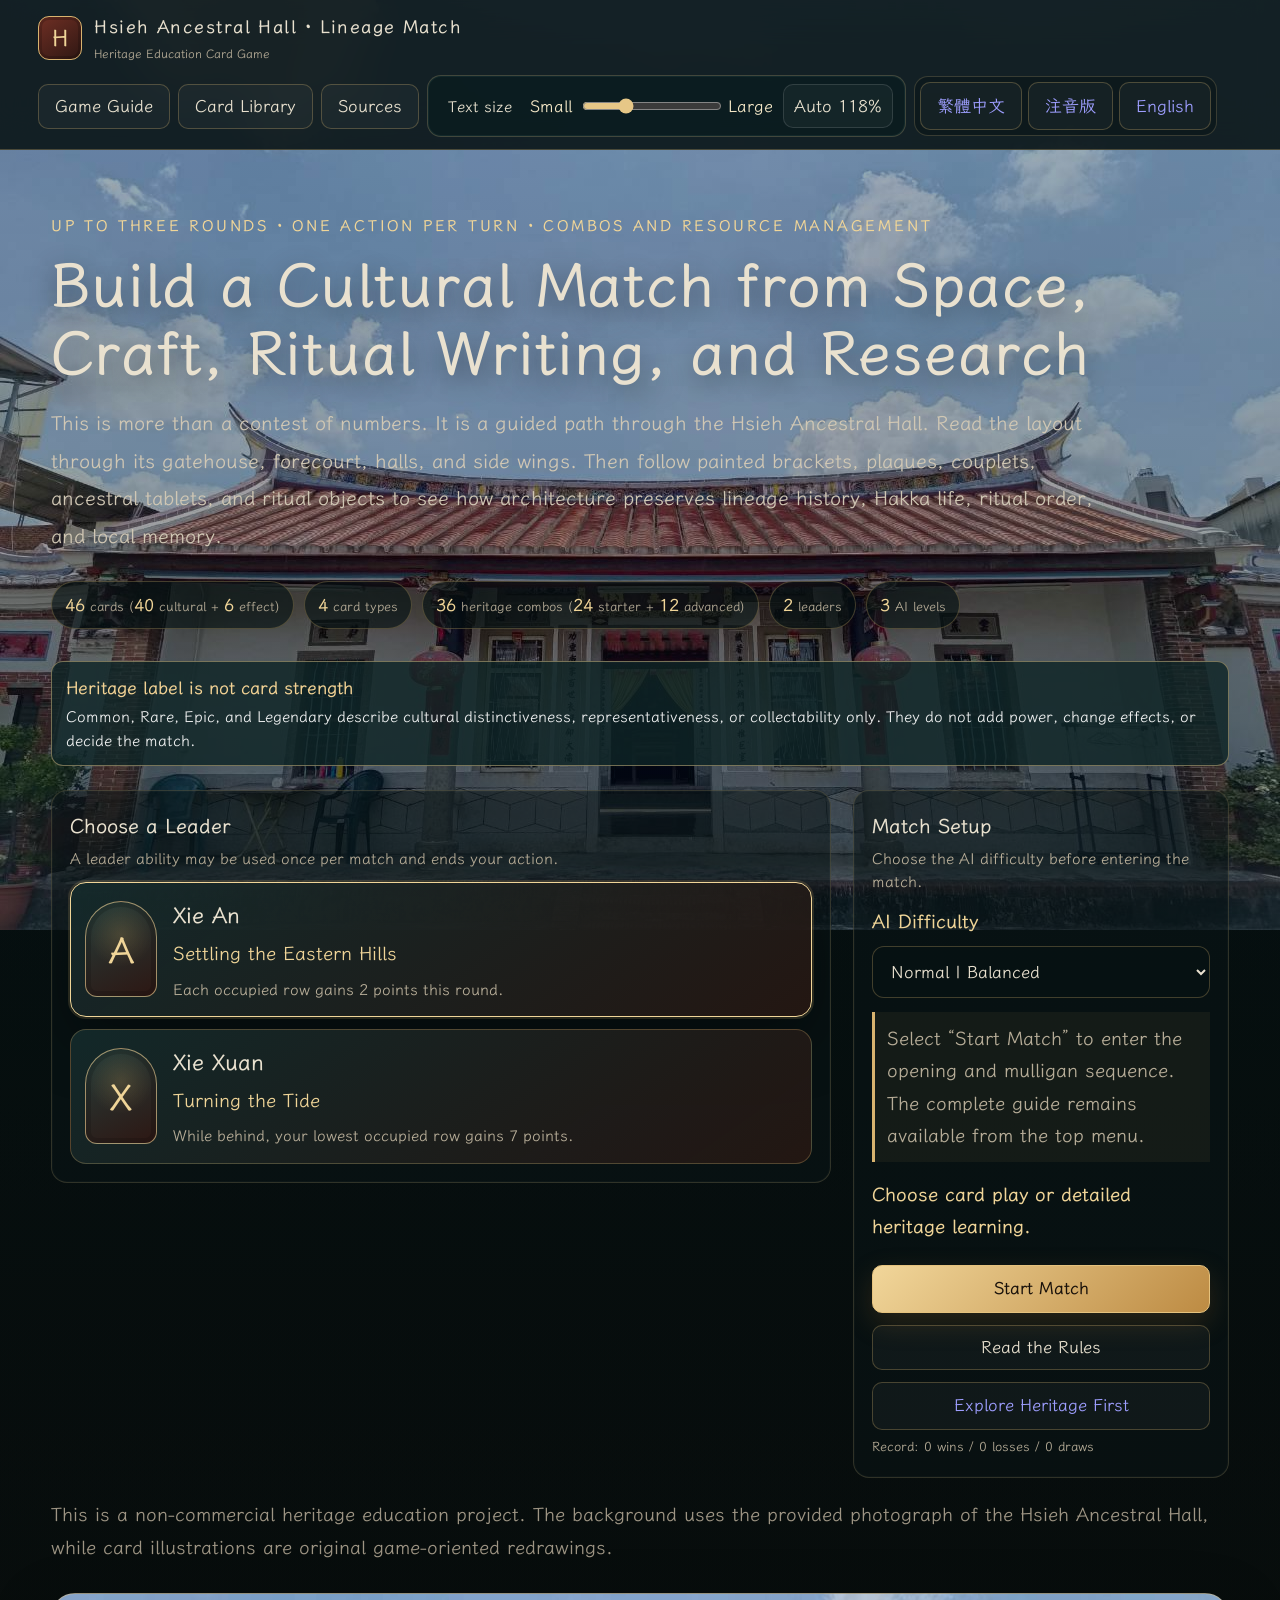
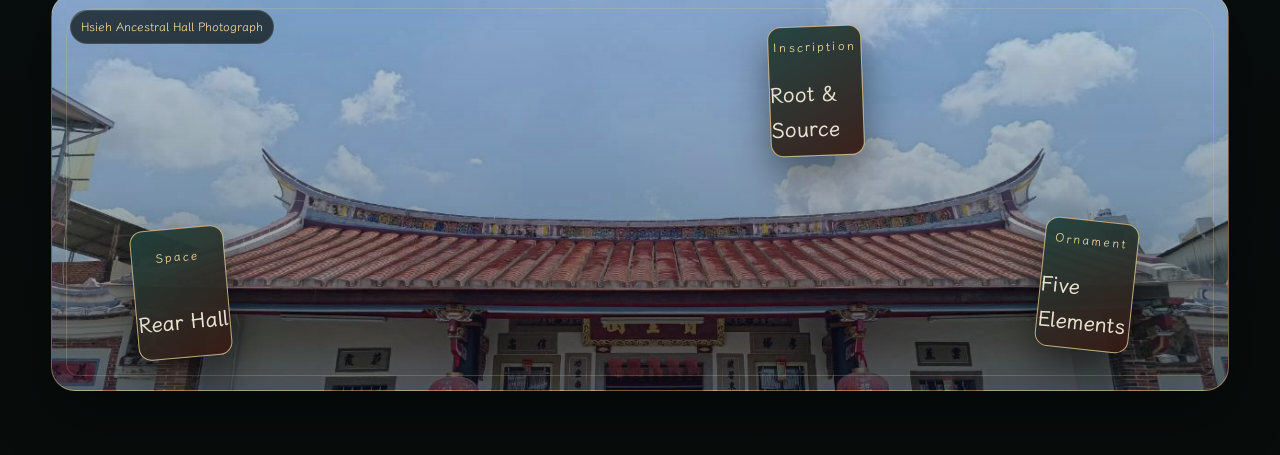
<file: index-en.html>
<!DOCTYPE html>

<html lang="en">
<head>
<meta charset="utf-8"/>
<meta content="width=device-width, initial-scale=1, viewport-fit=cover" name="viewport"/>
<meta content="An educational card game that translates the Hsieh Ancestral Hall into an up-to-three-round match built around one action per turn, passing, cultural combos, and resource management." name="description"/>
<meta content="#102426" name="theme-color"/>
<title>Hsieh Ancestral Hall · Lineage Match | Home</title>
<link href="https://fonts.googleapis.com" rel="preconnect"/>
<link crossorigin="" href="https://fonts.gstatic.com" rel="preconnect"/>
<link href="https://fonts.googleapis.com/css2?family=LXGW+WenKai+TC&amp;display=block" rel="stylesheet"/>
<link href="styles.css?v=2.31" rel="stylesheet"/>
</head>
<body data-locale="en" data-page="home">
<div class="site-shell">
<header class="topbar">
<a aria-label="Return to the game home page" class="brand" href="index-en.html" id="brand-home">
<span class="brand-seal">H</span>
<span>
<strong>Hsieh Ancestral Hall · Lineage Match</strong>
<small>Heritage Education Card Game</small>
</span>
</a>
<nav aria-label="Site functions" class="top-actions">
<button class="ghost-button" id="rules-button" type="button">Game Guide</button>
<button class="ghost-button" id="cards-button" type="button">Card Library</button>
<button class="ghost-button" id="sources-button" type="button">Sources</button>
<div aria-label="Text size" class="font-size-controls" role="group"><span>Text size</span><button data-font-choice="small" type="button">S</button><button data-font-choice="medium" type="button">M</button><button data-font-choice="large" type="button">L</button></div><div aria-label="Language" class="language-choice-group" role="group"><a class="ghost-button language-nav-button" href="index.html" lang="zh-Hant-TW">繁體中文</a><a class="ghost-button language-nav-button" href="index-zhuyin.html" lang="zh-Hant-TW">注音版</a><a class="ghost-button language-nav-button" href="index-en.html" lang="en">English</a></div></nav>
</header>
<main>
<section class="start-screen" id="start-screen">
<div class="hero-copy">
<p class="eyebrow">Up to Three Rounds · One Action per Turn · Combos and Resource Management</p>
<h1>Build a Cultural Match from Space, Craft, Ritual Writing, and Research</h1>
<p class="hero-lead">
            This is more than a contest of numbers. It is a guided path through the Hsieh Ancestral Hall. Read the layout through its gatehouse, forecourt, halls, and side wings. Then follow painted brackets, plaques, couplets, ancestral tablets, and ritual objects to see how architecture preserves lineage history, Hakka life, ritual order, and local memory.
          </p>
<div aria-label="Game features" class="feature-strip">
<span><b data-game-stat="cards">46</b> cards (<b data-game-stat="culturalCards">40</b> cultural + <b data-game-stat="effectCards">6</b> effect)</span>
<span><b data-game-stat="types">4</b> card types</span>
<span><b data-game-stat="combos">36</b> heritage combos (<b data-game-stat="simpleCombos">24</b> starter + <b data-game-stat="advancedCombos">12</b> advanced)</span>
<span><b data-game-stat="leaders">2</b> leaders</span>
<span><b data-game-stat="difficulties">3</b> AI levels</span>
</div>
<div class="rarity-policy-note" role="note">
<strong>Heritage label is not card strength</strong>
<span>Common, Rare, Epic, and Legendary describe cultural distinctiveness, representativeness, or collectability only. They do not add power, change effects, or decide the match.</span>
</div>
<div class="setup-grid">
<section class="leader-selection setup-panel">
<div class="section-heading">
<span>Choose a Leader</span>
<small>A leader ability may be used once per match and ends your action.</small>
</div>
<div class="leader-grid">
<button aria-pressed="true" class="leader-choice selected" data-leader="xieAn" type="button">
<span class="leader-portrait">A</span>
<span class="leader-copy">
<strong>Xie An</strong>
<em>Settling the Eastern Hills</em>
<small>Each occupied row gains 2 points this round.</small>
</span>
</button>
<button aria-pressed="false" class="leader-choice" data-leader="xieXuan" type="button">
<span class="leader-portrait">X</span>
<span class="leader-copy">
<strong>Xie Xuan</strong>
<em>Turning the Tide</em>
<small>While behind, your lowest occupied row gains 7 points.</small>
</span>
</button>
</div>
</section>
<section class="setup-panel setup-options">
<div class="section-heading">
<span>Match Setup</span>
<small>Choose the AI difficulty before entering the match.</small>
</div>
<label class="field-label" for="difficulty-select">AI Difficulty</label>
<select class="select-input" id="difficulty-select">
<option value="easy">Easy | Cautious and forgiving</option>
<option selected="" value="normal">Normal | Balanced</option>
<option value="hard">Hard | Resource- and combo-aware</option>
</select>
<p class="setup-hint">Select “Start Match” to enter the opening and mulligan sequence. The complete guide remains available from the top menu.</p>
<p class="mode-choice-label">Choose card play or detailed heritage learning.</p><div class="start-actions">
<a class="primary-button" href="battle-en.html?leader=xieAn&amp;difficulty=normal" id="start-game">Start Match</a>
<button class="secondary-button" id="start-rules" type="button">Read the Rules</button>
<a class="secondary-button heritage-start-button" href="battle-en.html?mode=learn" id="heritage-start-button">Explore Heritage First</a></div>
<span class="lifetime-stats" id="lifetime-stats">Record: 0 wins / 0 losses / 0 draws</span>
</section>
</div>
<p class="project-note">
            This is a non-commercial heritage education project. The background uses the provided photograph of the Hsieh Ancestral Hall, while card illustrations are original game-oriented redrawings.
          </p>
</div>
<div aria-hidden="true" class="hero-art">
<div class="hall-frame photo-frame">
<div class="photo-label">Hsieh Ancestral Hall Photograph</div>
<div class="floating-card card-a"><span>Space</span><b>Rear Hall</b></div>
<div class="floating-card card-b"><span>Ornament</span><b>Five Elements</b></div>
<div class="floating-card card-c"><span>Inscription</span><b>Root &amp; Source</b></div>
</div>
</div>
</section>
</main>
</div>
<div aria-labelledby="rules-title" aria-modal="true" class="modal hidden" id="rules-modal" role="dialog">
<div class="modal-panel wide-panel">
<button aria-label="Close" class="modal-close" data-close="#rules-modal" type="button">×</button>
<p class="eyebrow">Complete Rules</p>
<h2 id="rules-title">Manage Score, Tempo, and Cards Across Three Rounds</h2>
<div class="guide-actions"><button class="secondary-button" id="open-guided-tutorial" type="button">Open Step-by-Step Tutorial</button><span>The tutorial can be skipped at any time. Full rules and combo conditions remain below.</span></div>
<div class="rules-grid detailed-rules-grid">
<article>
<b>1</b>
<h3>Opening and Mulligan</h3>
<p>Each side draws a balanced 12-card opening with at least two possible two-card basic combos. Replace up to 4 before round one. Draw 2 cards before both rounds two and three, then replace up to 1.</p>
</article>
<article>
<b>2</b>
<h3>Actions on Your Turn</h3>
<p>Take one action: double-click a hand card to play it, use your one-time leader ability, or pass. A single click only raises or lowers the card. Any formal action ends your turn.</p>
</article>
<article>
<b>3</b>
<h3>Three Card Rows</h3>
<p>Space cards build the layout, Ornament cards represent craft and belief, and Inscription cards represent plaques, couplets, and ritual systems. Method cards use research, fieldwork, restoration, and digital interpretation to adjust the hand or board; they are discarded after use and do not occupy a row.</p>
</article>
<article>
<b>4</b>
<h3>What Passing Means</h3>
<p>Once you pass, you cannot act again that round. Your opponent may continue until passing. Preserving cards can matter more than a few extra points.</p>
</article>
<article>
<b>5</b>
<h3>Round Resolution</h3>
<p>After both sides pass, the higher total wins the round. A tied round awards no marker to either side and proceeds to the next round or final result.</p>
</article>
<article>
<b>6</b>
<h3>Victory Condition</h3>
<p>The match lasts up to three rounds. The first side to earn two round markers wins. After round three, compare round markers; equal markers produce a draw.</p>
</article>
<article>
<b>7</b>
<h3>Direct Connections</h3>
<p>Some cards gain points immediately when paired, such as Front Hall with Painted Bracket Sets, Huatai with Five-Element Stones, or Rear Hall with Ancestral Tablets.</p>
</article>
<article>
<b>8</b>
<h3>Heritage Combos</h3>
<p>The game contains 24 two-card starter combos and 12 three- to four-card advanced combos. Conditions are listed in this guide; the board does not preview a completable combo, and feedback appears only after completion.</p>
</article>
</div>
<section class="heritage-learning-note">
<h3>What Should You Take Away?</h3>
<p>The hall’s value lies not only in an old building, but in the way lineage development, Hakka settlement, ritual practice, spatial order, written teaching, and timber craftsmanship remain together in one place. The combo system reconnects these layers.</p>
</section>
<section class="combo-rules-section">
<h3>Heritage Combo List</h3>
<div class="combo-rule-list" id="combo-rule-list"></div>
</section>
</div>
</div>
<div aria-labelledby="tutorial-title" aria-modal="true" class="modal hidden locked" id="tutorial-modal" role="dialog">
<div class="modal-panel tutorial-panel">
<button aria-label="Close" class="modal-close" id="tutorial-close" type="button">×</button>
<p class="eyebrow">Beginner Tutorial</p>
<h2 id="tutorial-title">Learn the Controls Before the Match</h2>
<div class="tutorial-progress"><span id="tutorial-progress-text">1 / 5</span></div>
<div class="tutorial-content">
<h3 id="tutorial-step-title">Welcome to the Lineage Match</h3>
<p id="tutorial-step-body"></p>
</div>
<div class="modal-actions tutorial-actions">
<button class="secondary-button" id="tutorial-prev" type="button">Previous</button>
<button class="secondary-button" id="tutorial-skip" type="button">Skip</button>
<button class="primary-button" id="tutorial-next" type="button">Next</button>
</div>
</div>
</div>
<div aria-labelledby="sources-title" aria-modal="true" class="modal hidden" id="sources-modal" role="dialog">
<div class="modal-panel wide-panel">
<button aria-label="Close" class="modal-close" data-close="#sources-modal" type="button">×</button>
<p class="eyebrow">Sources and Design Notes</p>
<h2 id="sources-title">Heritage Content Uses Documented Sources; Card Values and Combo Names Are Game Adaptations</h2>
<div class="source-list">
<article>
<h3>Heritage Records</h3>
<p>The Bureau of Cultural Heritage record for the Hsieh Ancestral Hall in Neipu, the Taiwan Cultural Memory Bank, and the project’s plans, photographs, and inscription study.</p>
<a href="https://nchdb.boch.gov.tw/assets/overview/historicalBuilding/20180723000005" rel="noreferrer" target="_blank">Open the National Cultural Heritage Database</a>
<a href="https://tcmb.culture.tw/zh-tw/detail?id=169460&amp;indexCode=Culture_Object" rel="noreferrer" target="_blank">Open the Taiwan Cultural Memory Bank</a>
</article>
<article>
<h3>Project Material</h3>
<p>“Heritage Promotion and Digital Technology: The Hsieh Ancestral Hall in Pingtung” (Department of Cultural Heritage Conservation, National Yunlin University of Science and Technology, 2026).</p>
<p>The game adopts the project’s leader, space, ornament, and inscription categories, together with its links among layout, decorative vocabulary, and ritual writing.</p>
<p>Card power, effects, combo names, and bonus points are game design. They do not represent official heritage rankings, formal architectural terminology, or proven historical causation. Interview-based and uncertain content is labelled in the learning text.</p>
</article>
<article>
<h3>Rules Basis</h3>
<p>The core rhythm draws on multi-round play, mulligans, passing, and row-based resource management. This game uses its own rules: up to three rounds, a balanced 12-card opening, four card types, heritage combos, and learning paths.</p>
</article>
<article>
<h3>Illustrations and Background</h3>
<p>The background uses the provided photograph of the hall. Card art consists of original color illustrations designed for recognition and learning.</p>
</article>
</div>
</div>
</div>
<div aria-labelledby="card-library-title" aria-modal="true" class="modal hidden" id="card-library-modal" role="dialog">
<div class="modal-panel catalog-panel">
<button aria-label="Close" class="modal-close" data-close="#card-library-modal" type="button">×</button>
<p class="eyebrow">Complete Card Library</p>
<h2 id="card-library-title">Hsieh Ancestral Hall Card Library</h2>
<p class="catalog-intro">Filter by card type or search names, effects, and heritage explanations. Open any card to read the complete entry.</p>
<div class="catalog-controls">
<label class="catalog-search" for="card-library-search">
<span>Search Cards</span>
<input id="card-library-search" inputmode="search" placeholder="For example: Rear Hall, Five Elements, ritual" type="search"/>
</label>
<div aria-label="Card type filters" class="catalog-filters" role="group">
<button class="catalog-filter active" data-card-filter="all" type="button">All</button>
<button class="catalog-filter" data-card-filter="space" type="button">Space</button>
<button class="catalog-filter" data-card-filter="decoration" type="button">Ornament</button>
<button class="catalog-filter" data-card-filter="text" type="button">Inscription</button>
<button class="catalog-filter" data-card-filter="effect" type="button">Method</button>
</div>
<span class="catalog-count" id="card-library-count">46 cards</span>
</div>
<div class="card-library-grid" id="card-library-grid"></div>
</div>
</div>
<script src="js/cards-en.js?v=2.31"></script>
<script src="js/catalog-en.js?v=2.31"></script>
<script src="js/home-en.js?v=2.31"></script>
<script src="js/accessibility.js?v=2.31"></script><script src="js/layout-calibration.js?v=2.31"></script></body>
</html>
</file>
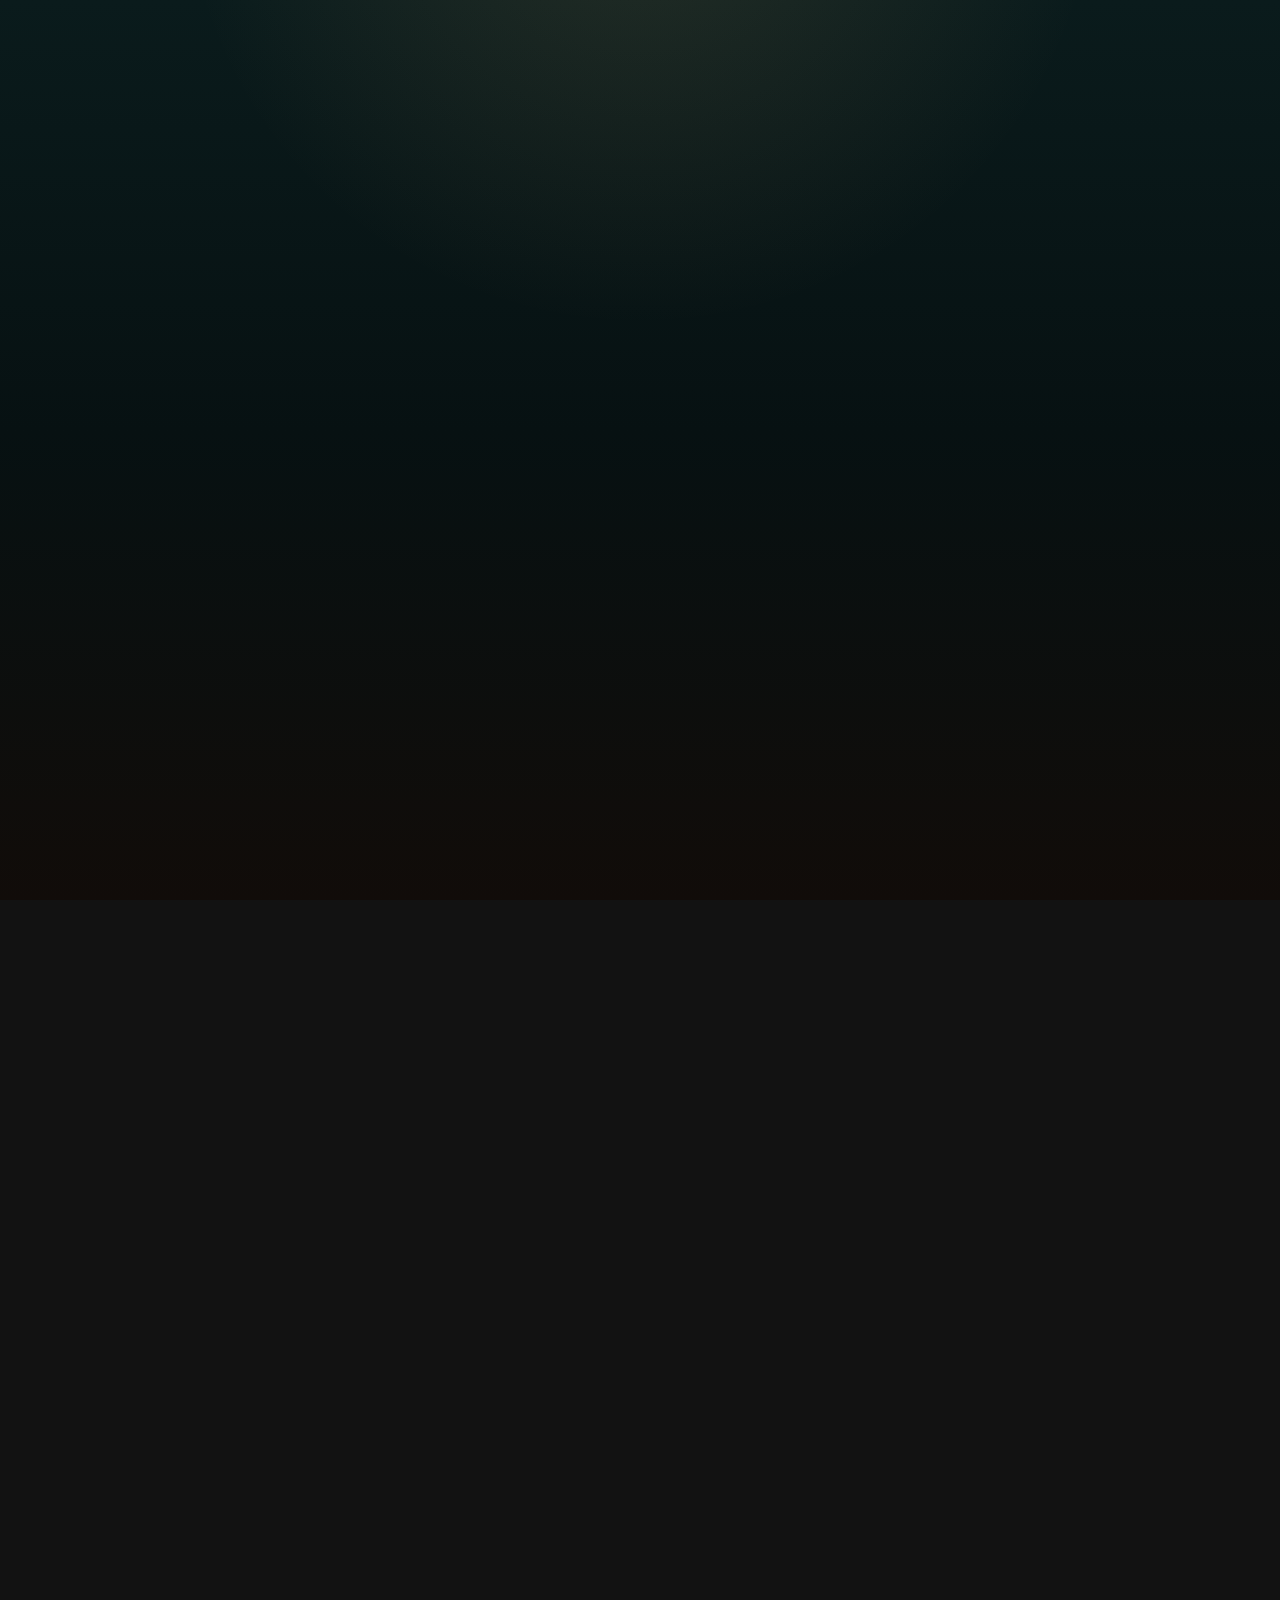
<file: index-zhuyin.html>
<!DOCTYPE html>

<html lang="zh-Hant-TW">
<head>
<meta charset="utf-8"/>
<meta content="width=device-width, initial-scale=1, viewport-fit=cover" name="viewport"/>
<meta content="以最多三輪、每次行動擇一、PASS 與資源管理機制，轉譯屏東謝氏宗祠歷史、空間、建築裝飾、祭祀文字與保存議題的教育型卡牌遊戲。" name="description"/>
<meta content="#102426" name="theme-color"/>
<title>謝氏宗祠・宗族牌局｜首頁｜注音版</title>
<link href="https://fonts.googleapis.com" rel="preconnect"/>
<link crossorigin="" href="https://fonts.gstatic.com" rel="preconnect"/>
<link href="https://fonts.googleapis.com/css2?family=LXGW+WenKai+TC&amp;display=block" rel="stylesheet"/>
<link href="styles.css?v=2.31" rel="stylesheet"/>
</head>
<body class="home-intro-active zhuyin-mode" data-locale="zh-bopomofo" data-page="home">
<div class="site-shell">
<header class="topbar">
<a aria-label="回到遊戲首頁" class="brand" href="index-zhuyin.html" id="brand-home">
<span class="brand-seal">謝</span>
<span>
<strong>謝氏宗祠・宗族牌局</strong>
<small>文化資產教育卡牌遊戲</small>
</span>
</a>
<nav aria-label="網站功能" class="top-actions">
<button class="ghost-button" id="rules-button" type="button">遊戲指南</button>
<button class="ghost-button" id="cards-button" type="button">卡牌總覽</button>
<button class="ghost-button" id="sources-button" type="button">資料來源</button>
<div aria-label="字級" class="font-size-controls" role="group"><span>字級</span><button data-font-choice="small" type="button">小</button><button data-font-choice="medium" type="button">中</button><button data-font-choice="large" type="button">大</button></div><div aria-label="Language" class="language-choice-group" role="group"><a class="ghost-button language-nav-button" href="index.html" lang="zh-Hant-TW">正體</a><a class="ghost-button language-nav-button" href="index-zhuyin.html" lang="zh-Hant-TW">注音</a><a class="ghost-button language-nav-button" href="index-en.html" lang="en">English</a></div></nav>
</header>
<main>
<section class="start-screen" id="start-screen">
<div class="hero-copy">
<p class="eyebrow">最多三輪・每次行動擇一・文化組合與資源管理</p>
<h1>以宗祠空間、建築裝飾與祭祀文字，構築一場文化牌局</h1>
<p class="hero-lead">
            這不只是一場比大小的卡牌遊戲，也是一條認識謝氏宗祠的導覽路徑。
            你會從門樓、禾埕、前後堂與橫屋看懂宗祠格局，再從斗栱彩繪、匾額、楹聯、祖牌與祭祀器物，
            理解建築如何保存宗族歷史、客家生活、禮制秩序與地方記憶。
          </p>
<div aria-label="遊戲特色" class="feature-strip">
<span><b data-game-stat="cards">46</b> 張卡牌（<b data-game-stat="culturalCards">40</b> 張文化牌＋<b data-game-stat="effectCards">6</b> 張效果牌）</span>
<span><b data-game-stat="types">4</b> 類卡牌</span>
<span><b data-game-stat="combos">36</b> 組文化組合技（<b data-game-stat="simpleCombos">24</b> 組簡易＋<b data-game-stat="advancedCombos">12</b> 組進階）</span>
<span><b data-game-stat="leaders">2</b> 位領主</span>
<span><b data-game-stat="difficulties">3</b> 段電腦難度</span>
</div>
<div class="rarity-policy-note" role="note">
<strong>文化標記不等於卡牌強度</strong>
<span>「常見、珍稀、史詩、傳說」只表示文化特殊性、代表性或收藏價值；不增加力量、不改變技能，也不直接影響勝負。</span>
</div>
<div class="setup-grid">
<section class="leader-selection setup-panel">
<div class="section-heading">
<span>選擇領主</span>
<small>領主能力每場限用一次，使用後即結束本次行動。</small>
</div>
<div class="leader-grid">
<button aria-pressed="true" class="leader-choice selected" data-leader="xieAn" type="button">
<span class="leader-portrait">安</span>
<span class="leader-copy">
<strong>謝安</strong>
<em>東山定局</em>
<small>本輪三個已有卡牌的出牌區各增加 2 點。</small>
</span>
</button>
<button aria-pressed="false" class="leader-choice" data-leader="xieXuan" type="button">
<span class="leader-portrait">玄</span>
<span class="leader-copy">
<strong>謝玄</strong>
<em>臨勢轉機</em>
<small>落後時，使本輪分數最低的出牌區增加 7 點。</small>
</span>
</button>
</div>
</section>
<section class="setup-panel setup-options">
<div class="section-heading">
<span>對局設定</span>
<small>可先選擇難度與是否自動帶入新手教學。</small>
</div>
<label class="field-label" for="difficulty-select">電腦難度</label>
<select class="select-input" id="difficulty-select">
<option value="easy">簡單｜偏保守、易失誤</option>
<option selected="" value="normal">普通｜平衡型</option>
<option value="hard">困難｜較重視資源與組合技</option>
</select>
<p class="setup-hint">按下「開始牌局」會直接進入換牌與戰鬥流程；需要教學時，可使用頁面上方的「新手教學」。</p>
<p class="mode-choice-label">可選擇直接玩牌，或先完成文化支線學習。</p><div class="start-actions">
<a class="primary-button" href="battle-zhuyin.html?leader=xieAn&amp;difficulty=normal" id="start-game">開始牌局</a>
<button class="secondary-button" id="start-rules" type="button">先看玩法</button>
<a class="secondary-button heritage-start-button" href="battle-zhuyin.html?mode=learn" id="heritage-start-button">先探索文化支線</a></div>
<span class="lifetime-stats" id="lifetime-stats">累計：0 勝／0 敗／0 和</span>
</section>
</div>
<p class="project-note">
            本遊戲為非商業文化資產教育作品。背景照片使用本次對話提供之謝氏宗祠實景，
            卡牌插圖則為遊戲化重繪，並未使用其他商業卡牌圖像資產。
          </p>
</div>
<div aria-hidden="true" class="hero-art">
<div class="hall-frame photo-frame">
<div class="photo-label">謝氏宗祠實景背景</div>
<div class="floating-card card-a"><span>空間</span><b>後堂</b></div>
<div class="floating-card card-b"><span>裝飾</span><b>五行石</b></div>
<div class="floating-card card-c"><span>文字</span><b>木本水源</b></div>
</div>
</div>
</section>
</main>
</div>
<div aria-labelledby="rules-title" aria-modal="true" class="modal hidden" id="rules-modal" role="dialog">
<div class="modal-panel wide-panel">
<button aria-label="關閉" class="modal-close" data-close="#rules-modal" type="button">×</button>
<p class="eyebrow">完整玩法說明</p>
<h2 id="rules-title">三輪之內，管理分數、節奏與手牌</h2>
<div class="guide-actions"><button class="secondary-button" id="open-guided-tutorial" type="button">開啟逐步新手教學</button><span>逐步教學可隨時略過；下方保留完整規則與組合技條件。</span></div>
<div class="rules-grid detailed-rules-grid">
<article>
<b>1</b>
<h3>開局與換牌</h3>
<p>雙方起手各抽 12 張平衡手牌，至少具備兩組二張簡易組合的可能性。第一輪可換至多 4 張；第二、三輪各補 2 張，並可再換 1 張。</p>
</article>
<article>
<b>2</b>
<h3>每回合可做什麼</h3>
<p>你的行動只有三種：快速點兩下手牌打出 1 張牌、使用一次性領主能力、或選擇 PASS。點一下手牌只會提起或放回；所有正式行動都會直接結束本回合。</p>
</article>
<article>
<b>3</b>
<h3>三列出牌區</h3>
<p>空間牌建立建築格局，裝飾牌對應工藝與信仰象徵，文字牌對應匾額、楹聯與祭祀制度；效果牌則以文獻、踏查、訪談、修復與數位轉譯等研究方法調整手牌或場面。效果牌使用後進入墓地，不占用三列出牌區。</p>
</article>
<article>
<b>4</b>
<h3>PASS 的意義</h3>
<p>一旦 PASS，本輪就不能再出牌。對方可以繼續出牌直到也 PASS。能否在適當時機保留手牌，往往比單輪多拿幾分更重要。</p>
</article>
<article>
<b>5</b>
<h3>回合結算</h3>
<p>雙方都 PASS 後，系統會比較本輪總分；分數高者取得一個勝場。平手時雙方皆不取得勝場，直接進入下一輪或最終結算。</p>
</article>
<article>
<b>6</b>
<h3>勝利條件</h3>
<p>最多進行三輪。任一方先取得兩個勝場即獲勝；若完成第三輪仍無人取得兩個勝場，則比較雙方勝場，勝場相同即為和局。</p>
</article>
<article>
<b>7</b>
<h3>直接連動</h3>
<p>部分卡牌只要與特定卡同場就會立刻加分，例如前堂搭配斗栱彩繪、化胎搭配五行石、後堂搭配祖牌與神位等。</p>
</article>
<article>
<b>8</b>
<h3>文化組合技</h3>
<p>文化組合技分為 24 組二張簡易組合與 12 組三至四張進階組合。條件可在本指南查閱；對戰時不預先標示可完成組合，成立後才顯示動畫與紀錄。</p>
</article>
</div>
<section class="heritage-learning-note">
<h3>這套遊戲希望你帶走什麼？</h3>
<p>謝氏宗祠的價值，不只在於保存一棟老建築，而在於它把宗族發展、客家聚落、祭祀制度、空間秩序、文字教化與木構工藝集中保留在同一個場域。遊戲中的組合技，就是把這些原本分散的知識重新連接起來。</p>
</section>
<section class="combo-rules-section">
<h3>文化組合技一覽</h3>
<div class="combo-rule-list" id="combo-rule-list"></div>
</section>
</div>
</div>
<div aria-labelledby="tutorial-title" aria-modal="true" class="modal hidden locked" id="tutorial-modal" role="dialog">
<div class="modal-panel tutorial-panel">
<button aria-label="關閉" class="modal-close" id="tutorial-close" type="button">×</button>
<p class="eyebrow">新手操作教學</p>
<h2 id="tutorial-title">先知道怎麼玩，再上場</h2>
<div class="tutorial-progress"><span id="tutorial-progress-text">1 / 5</span></div>
<div class="tutorial-content">
<h3 id="tutorial-step-title">歡迎來到宗族牌局</h3>
<p id="tutorial-step-body"></p>
</div>
<div class="modal-actions tutorial-actions">
<button class="secondary-button" id="tutorial-prev" type="button">上一步</button>
<button class="secondary-button" id="tutorial-skip" type="button">略過</button>
<button class="primary-button" id="tutorial-next" type="button">下一步</button>
</div>
</div>
</div>
<div aria-labelledby="sources-title" aria-modal="true" class="modal hidden" id="sources-modal" role="dialog">
<div class="modal-panel wide-panel">
<button aria-label="關閉" class="modal-close" data-close="#sources-modal" type="button">×</button>
<p class="eyebrow">資料來源與設計說明</p>
<h2 id="sources-title">文化內容依據史料與專題整理，卡牌數值及組合名稱屬遊戲化轉譯</h2>
<div class="source-list">
<article>
<h3>文化資產資料</h3>
<p>文化部文化資產局「內埔鄉謝氏宗祠」、國家文化記憶庫，以及本次專題整理之平面、照片與文字系統。</p>
<a href="https://nchdb.boch.gov.tw/assets/overview/historicalBuilding/20180723000005" rel="noreferrer" target="_blank">開啟國家文化資產網</a>
<a href="https://tcmb.culture.tw/zh-tw/detail?id=169460&amp;indexCode=Culture_Object" rel="noreferrer" target="_blank">開啟國家文化記憶庫</a>
</article>
<article>
<h3>專題內容</h3>
<p>《文化資產推廣與數位科技應用之研究－以屏東謝氏宗祠為例》（國立雲林科技大學文化資產維護系，2026）。</p>
<p>遊戲以專題的空間格局、裝飾語彙、文字禮制、地方記憶、研究方法與保存倫理為內容基礎，並轉化為空間牌、裝飾牌、文字牌與效果牌。</p>
<p>卡牌力量、技能、組合名稱與加分為遊戲設計，不代表文化資產價值分級、正式建築術語或已證實的歷史因果；訪談與待考證內容會在知識說明中標示資料界線。</p>
</article>
<article>
<h3>規則來源</h3>
<p>核心節奏參考多輪對戰、換牌、PASS 與列區資源管理概念；本作已調整為最多三輪、12 張平衡起手、四類卡牌、文化組合技與文化學習支線，不沿用其他遊戲的完整規則。</p>
</article>
<article>
<h3>插圖與背景</h3>
<p>遊戲背景使用本次對話提供之謝氏宗祠實景照片；卡牌插圖為針對宗祠元素繪製之彩色遊戲插圖，以利辨識與學習。</p>
</article>
</div>
</div>
</div>
<div aria-labelledby="card-library-title" aria-modal="true" class="modal hidden" id="card-library-modal" role="dialog">
<div class="modal-panel catalog-panel">
<button aria-label="關閉" class="modal-close" data-close="#card-library-modal" type="button">×</button>
<p class="eyebrow">完整卡牌圖鑑</p>
<h2 id="card-library-title">謝氏宗祠文化卡牌總覽</h2>
<p class="catalog-intro">可依卡牌類型篩選，或搜尋卡名、效果與文化說明。點開任一卡牌即可閱讀完整知識內容。</p>
<div class="catalog-controls">
<label class="catalog-search" for="card-library-search">
<span>搜尋卡牌</span>
<input id="card-library-search" inputmode="search" placeholder="例如：後堂、五行石、祭祀" type="search"/>
</label>
<div aria-label="卡牌類型篩選" class="catalog-filters" role="group">
<button class="catalog-filter active" data-card-filter="all" type="button">全部</button>
<button class="catalog-filter" data-card-filter="space" type="button">空間牌</button>
<button class="catalog-filter" data-card-filter="decoration" type="button">裝飾牌</button>
<button class="catalog-filter" data-card-filter="text" type="button">文字牌</button>
<button class="catalog-filter" data-card-filter="effect" type="button">效果牌</button>
</div>
<span class="catalog-count" id="card-library-count">共 46 張</span>
</div>
<div class="card-library-grid" id="card-library-grid"></div>
</div>
</div>
<script src="js/cards.js?v=2.31"></script>
<script src="js/catalog.js?v=2.31"></script>
<script src="js/home.js?v=2.31"></script>
<script src="js/accessibility.js?v=2.31"></script><script src="js/zhuyin.js?v=2.31"></script><script src="js/layout-calibration.js?v=2.31"></script></body>
</html>
</file>
<file: styles.css>
/* 謝氏宗祠文化卡牌遊戲 */
:root {
  --ink: #e9e1cf;
  --muted: #b7ad98;
  --gold: #d8b36f;
  --gold-2: #f0d598;
  --jade: #5d9588;
  --red: #9d4f3d;
  --wood: #4a3025;
  --night: #081314;
  --panel: rgba(13, 28, 29, .92);
  --panel-soft: rgba(24, 38, 38, .82);
  --line: rgba(218, 183, 112, .28);
  --space: #4f8b78;
  --decoration: #a76043;
  --text: #6f6aa0;
  --shadow: 0 22px 60px rgba(0, 0, 0, .38);
  --card-w: 112px;
  --card-h: 160px;
  --calligraphy-font: "LXGW WenKai TC";
}

* { box-sizing: border-box; }

html { color-scheme: dark; scroll-behavior: smooth; }

html, body, body * {
  font-family: var(--calligraphy-font) !important;
}

body {
  margin: 0;
  min-height: 100vh;
  color: var(--ink);
  background:
    radial-gradient(circle at 50% -15%, rgba(216, 179, 111, .13), transparent 38%),
    linear-gradient(180deg, #0a1b1c 0%, #071112 48%, #110c09 100%);
  font-family: var(--calligraphy-font);
  font-synthesis: weight style;
}

button, a { font: inherit; }
button, input, select, textarea, option { font-family: var(--calligraphy-font) !important; }
button { color: inherit; }
button:focus-visible, a:focus-visible {
  outline: 3px solid var(--gold-2);
  outline-offset: 3px;
}

.hidden { display: none !important; }

.site-shell {
  min-height: 100vh;
  background:
    linear-gradient(rgba(4, 12, 12, .28), rgba(4, 12, 12, .7)),
    url("assets/real-hall.png") center center / cover fixed no-repeat;
}

.topbar {
  position: sticky;
  z-index: 20;
  top: 0;
  display: flex;
  justify-content: space-between;
  align-items: center;
  min-height: 72px;
  padding: 12px clamp(18px, 3vw, 48px);
  border-bottom: 1px solid var(--line);
  background: rgba(7, 18, 19, .88);
  backdrop-filter: blur(18px);
}

.brand {
  display: inline-flex;
  align-items: center;
  gap: 12px;
  color: var(--ink);
  text-decoration: none;
}

.brand-seal {
  display: grid;
  place-items: center;
  width: 44px;
  height: 44px;
  border: 1px solid var(--gold);
  border-radius: 11px;
  color: var(--gold-2);
  background: linear-gradient(145deg, #6f2f24, #2f1713);
  box-shadow: inset 0 0 0 3px rgba(0,0,0,.18);
  font-size: 23px;
  font-weight: 900;
}

.brand strong, .brand small { display: block; }
.brand strong { letter-spacing: .08em; }
.brand small { color: var(--muted); font-size: 12px; margin-top: 2px; }

.top-actions { display: flex; gap: 8px; }

.ghost-button,
.secondary-button,
.primary-button,
.leader-action,
.pass-action {
  border: 1px solid var(--line);
  border-radius: 10px;
  padding: 10px 16px;
  cursor: pointer;
  transition: transform .18s ease, border-color .18s ease, background .18s ease, opacity .18s ease;
}

.ghost-button,
.secondary-button {
  background: rgba(255, 255, 255, .035);
}

.ghost-button:hover,
.secondary-button:hover {
  border-color: rgba(239, 210, 151, .7);
  background: rgba(239, 210, 151, .08);
}

.primary-button {
  border-color: #e5c27e;
  color: #1a120b;
  background: linear-gradient(135deg, #f1d69a, #bd8b43);
  box-shadow: 0 10px 28px rgba(166, 111, 43, .22);
  font-weight: 900;
}

.primary-button:hover,
.leader-action:hover,
.pass-action:hover { transform: translateY(-2px); }

.primary-button:active,
.leader-action:active,
.pass-action:active { transform: translateY(0); }

button:disabled {
  cursor: not-allowed;
  opacity: .42;
  transform: none !important;
}

/* start */
.start-screen {
  display: grid;
  grid-template-columns: minmax(0, 1.05fr) minmax(380px, .95fr);
  gap: clamp(28px, 5vw, 82px);
  align-items: center;
  min-height: calc(100vh - 72px);
  padding: clamp(36px, 6vw, 86px) clamp(20px, 5vw, 84px);
}

.hero-copy { max-width: 780px; }
.eyebrow {
  margin: 0 0 12px;
  color: var(--gold-2);
  letter-spacing: .18em;
  text-transform: uppercase;
  font-size: 13px;
  font-weight: 800;
}

.hero-copy h1 {
  margin: 0;
  max-width: 760px;
  font-size: clamp(38px, 5.4vw, 76px);
  line-height: 1.1;
  letter-spacing: .025em;
  text-wrap: balance;
  text-shadow: 0 8px 26px rgba(0,0,0,.42);
}

.hero-lead {
  max-width: 720px;
  color: #d0c7b4;
  font-size: clamp(16px, 1.55vw, 20px);
  line-height: 1.9;
}

.feature-strip {
  display: flex;
  flex-wrap: wrap;
  gap: 10px;
  margin: 25px 0 32px;
}

.feature-strip span {
  padding: 9px 13px;
  border: 1px solid var(--line);
  border-radius: 999px;
  color: var(--muted);
  background: rgba(6, 18, 19, .65);
  font-size: 13px;
}

.feature-strip b { color: var(--gold-2); font-size: 17px; }

.section-heading {
  display: flex;
  justify-content: space-between;
  gap: 18px;
  align-items: baseline;
  margin-bottom: 12px;
}

.section-heading span { font-size: 20px; font-weight: 900; }
.section-heading small { color: var(--muted); }

.leader-grid {
  display: grid;
  grid-template-columns: repeat(2, minmax(0, 1fr));
  gap: 12px;
}

.leader-choice {
  display: grid;
  grid-template-columns: 76px 1fr;
  gap: 14px;
  align-items: center;
  min-height: 128px;
  padding: 14px;
  border: 1px solid var(--line);
  border-radius: 16px;
  color: inherit;
  text-align: left;
  background: linear-gradient(145deg, rgba(20, 42, 43, .92), rgba(39, 23, 18, .88));
  cursor: pointer;
  transition: border-color .2s ease, transform .2s ease, box-shadow .2s ease;
}

.leader-choice:hover { transform: translateY(-2px); }
.leader-choice.selected {
  border-color: var(--gold-2);
  box-shadow: 0 0 0 2px rgba(216, 179, 111, .16), var(--shadow);
}

.leader-portrait,
.leader-mini {
  display: grid;
  place-items: center;
  border: 1px solid rgba(238, 207, 147, .62);
  color: var(--gold-2);
  background:
    radial-gradient(circle at 50% 35%, rgba(220, 176, 95, .18), transparent 45%),
    linear-gradient(155deg, #263d3a, #2d1713);
  box-shadow: inset 0 0 0 5px rgba(0, 0, 0, .15);
  font-weight: 900;
}

.leader-portrait {
  width: 72px;
  height: 96px;
  border-radius: 36px 36px 12px 12px;
  font-size: 36px;
}

.leader-copy strong, .leader-copy em, .leader-copy small { display: block; }
.leader-copy strong { font-size: 22px; }
.leader-copy em { margin: 4px 0 8px; color: var(--gold-2); font-style: normal; }
.leader-copy small { color: var(--muted); line-height: 1.5; }

.start-actions {
  display: flex;
  flex-wrap: wrap;
  gap: 12px;
  align-items: center;
  margin-top: 22px;
}

.start-actions .primary-button,
.start-actions .secondary-button { min-width: 142px; }

.lifetime-stats { color: var(--muted); font-size: 13px; }
.project-note { margin-top: 20px; color: #9e9584; font-size: 12px; }

.hero-art {
  display: grid;
  place-items: center;
  min-width: 0;
}

.hall-frame {
  position: relative;
  width: min(100%, 720px);
  aspect-ratio: 4 / 5;
  overflow: hidden;
  border: 1px solid rgba(224, 190, 124, .48);
  border-radius: 38px 38px 18px 18px;
  background: #0c1b1c;
  box-shadow: var(--shadow);
}

.hall-frame::before {
  content: "";
  position: absolute;
  inset: 14px;
  z-index: 2;
  border: 1px solid rgba(224, 190, 124, .25);
  border-radius: 29px 29px 12px 12px;
  pointer-events: none;
}

.hall-frame img {
  width: 100%;
  height: 100%;
  object-fit: cover;
  filter: saturate(.85) contrast(1.05);
}

.floating-card {
  position: absolute;
  z-index: 4;
  display: grid;
  place-items: center;
  width: 112px;
  height: 156px;
  border: 1px solid rgba(245, 216, 156, .72);
  border-radius: 13px;
  background: linear-gradient(150deg, rgba(33, 65, 60, .95), rgba(55, 26, 20, .95));
  box-shadow: 0 18px 36px rgba(0,0,0,.42);
  transform: rotate(-5deg);
}

.floating-card span { color: var(--gold-2); font-size: 12px; letter-spacing: .18em; }
.floating-card b { font-size: 21px; }
.card-a { left: 8%; bottom: 8%; }
.card-b { right: 10%; bottom: 17%; transform: rotate(6deg); }
.card-c { right: 28%; top: 8%; transform: rotate(-2deg); }

/* game */
.game-screen { padding: 14px clamp(10px, 1.6vw, 24px) 26px; }

.game-grid {
  display: grid;
  grid-template-columns: minmax(190px, 250px) minmax(660px, 1fr) minmax(210px, 280px);
  gap: 12px;
  align-items: stretch;
}

.side-panel {
  min-width: 0;
  display: flex;
  flex-direction: column;
  gap: 10px;
}

.identity-card,
.combo-list,
.action-stack,
.game-log {
  border: 1px solid var(--line);
  border-radius: 14px;
  background: var(--panel);
  box-shadow: 0 12px 28px rgba(0,0,0,.22);
}

.identity-card { position: relative; padding: 14px; }

.leader-badge {
  display: grid;
  grid-template-columns: 52px 1fr;
  gap: 10px;
  align-items: center;
}

.leader-mini {
  width: 50px;
  height: 55px;
  border-radius: 22px 22px 8px 8px;
  font-size: 25px;
}

.leader-badge small,
.leader-badge strong,
.leader-badge em { display: block; }
.leader-badge small { color: var(--muted); font-size: 11px; }
.leader-badge strong { margin-top: 2px; }
.leader-badge em { color: var(--gold-2); font-size: 12px; font-style: normal; margin-top: 2px; }
.leader-state {
  grid-column: 2;
  color: var(--jade);
  font-size: 10px;
}
.leader-badge.used { opacity: .62; }
.leader-badge.used .leader-state { color: var(--muted); }

.round-crowns {
  display: flex;
  gap: 8px;
  margin: 14px 0 10px;
}
.round-crowns span {
  color: rgba(255,255,255,.16);
  font-size: 20px;
}
.round-crowns span.won { color: var(--gold-2); filter: drop-shadow(0 0 8px rgba(231, 190, 108, .42)); }

.resource-line {
  display: flex;
  flex-wrap: wrap;
  gap: 6px 10px;
  color: var(--muted);
  font-size: 11px;
}
.resource-line b { color: var(--ink); }

.side-total {
  position: absolute;
  right: 14px;
  top: 12px;
  display: grid;
  place-items: center;
  width: 58px;
  height: 58px;
  border: 1px solid rgba(234, 202, 139, .45);
  border-radius: 50%;
  background: rgba(0,0,0,.28);
}
.side-total small { color: var(--muted); font-size: 9px; }
.side-total strong { color: var(--gold-2); font-size: 25px; line-height: 1; }

.pass-badge {
  display: inline-block;
  margin-top: 11px;
  padding: 4px 8px;
  border: 1px solid rgba(185, 78, 58, .6);
  border-radius: 999px;
  color: #f0aa96;
  background: rgba(119, 35, 24, .32);
  font-size: 11px;
  font-weight: 900;
}

.combo-list {
  min-height: 48px;
  padding: 9px;
}
.combo-list span {
  display: inline-block;
  margin: 2px;
  padding: 4px 7px;
  border-radius: 999px;
  color: #f2d69c;
  background: rgba(216, 179, 111, .12);
  font-size: 10px;
}
.combo-list em { color: #807a6d; font-size: 10px; font-style: normal; }

.action-stack {
  display: grid;
  gap: 8px;
  padding: 10px;
}
.leader-action {
  border-color: rgba(216, 179, 111, .55);
  background: linear-gradient(145deg, rgba(61, 80, 71, .95), rgba(48, 32, 22, .95));
  color: #f2d79e;
  font-size: 13px;
  font-weight: 800;
}
.pass-action {
  border-color: rgba(173, 78, 58, .55);
  background: linear-gradient(145deg, #7e3b2c, #401b16);
  color: #ffd5c7;
  font-weight: 900;
  letter-spacing: .12em;
}

.game-log {
  flex: 1;
  min-height: 180px;
  margin: 0;
  padding: 10px 10px 10px 28px;
  overflow: auto;
  color: var(--muted);
  font-size: 11px;
  line-height: 1.55;
}
.game-log li { margin-bottom: 6px; }
.log-player { color: #b8e2d5; }
.log-ai { color: #e4ad9d; }

.board {
  position: relative;
  min-height: 704px;
  overflow: hidden;
  border: 1px solid rgba(218, 183, 112, .38);
  border-radius: 17px;
  background:
    linear-gradient(rgba(7, 19, 20, .78), rgba(7, 13, 13, .92)),
    url("assets/ancestral-hall.svg") center / cover no-repeat;
  box-shadow: var(--shadow);
}

.board::after {
  content: "";
  position: absolute;
  inset: 8px;
  border: 1px solid rgba(218, 183, 112, .14);
  border-radius: 12px;
  pointer-events: none;
}

.board-watermark {
  position: absolute;
  inset: 50% auto auto 50%;
  z-index: 0;
  transform: translate(-50%, -50%) rotate(-8deg);
  color: rgba(224, 189, 121, .035);
  font-size: clamp(68px, 8vw, 140px);
  font-weight: 900;
  white-space: nowrap;
}

.board-half {
  position: relative;
  z-index: 1;
  display: grid;
  grid-template-rows: repeat(3, minmax(104px, 1fr));
}

.row-zone {
  display: grid;
  grid-template-columns: 78px minmax(0, 1fr);
  min-height: 106px;
  border-bottom: 1px solid rgba(230, 204, 151, .14);
  background: linear-gradient(90deg, rgba(255,255,255,.025), transparent 20%);
}
.player-half .row-zone:last-child { border-bottom: 0; }

.row-label {
  display: grid;
  align-content: center;
  justify-items: center;
  gap: 3px;
  padding: 6px;
  border-right: 1px solid rgba(230, 204, 151, .13);
  text-align: center;
}
.row-label span { color: #d3c7ad; font-size: 10px; }
.row-label small { min-height: 12px; color: var(--jade); font-size: 9px; }
.row-label b {
  display: grid;
  place-items: center;
  width: 38px;
  height: 38px;
  border: 1px solid rgba(233, 205, 146, .38);
  border-radius: 50%;
  color: var(--gold-2);
  background: rgba(0,0,0,.24);
  font-size: 18px;
}

.row-space { box-shadow: inset 5px 0 0 rgba(79, 139, 120, .5); }
.row-decoration { box-shadow: inset 5px 0 0 rgba(167, 96, 67, .5); }
.row-text { box-shadow: inset 5px 0 0 rgba(111, 106, 160, .5); }

.row-cards {
  display: flex;
  align-items: center;
  gap: 7px;
  min-width: 0;
  padding: 7px 10px;
  overflow-x: auto;
  scrollbar-width: thin;
}

.round-divider {
  position: relative;
  z-index: 2;
  display: grid;
  grid-template-columns: 34px 1fr auto;
  gap: 10px;
  align-items: center;
  min-height: 58px;
  padding: 7px 14px;
  border-block: 1px solid rgba(235, 204, 145, .38);
  background: linear-gradient(90deg, rgba(53, 28, 21, .92), rgba(17, 44, 44, .94), rgba(53, 28, 21, .92));
}
.round-divider strong, .round-divider span { display: block; }
.round-divider span { color: var(--muted); font-size: 11px; }
.round-divider > b { color: var(--gold-2); font-size: 12px; }

.turn-orb {
  width: 26px;
  height: 26px;
  border: 5px solid rgba(255,255,255,.14);
  border-radius: 50%;
  box-shadow: 0 0 18px currentColor;
}
.turn-player { color: #73c0ab; background: #73c0ab; }
.turn-ai { color: #c66e55; background: #c66e55; }

/* cards */
.game-card {
  position: relative;
  flex: 0 0 var(--card-w);
  width: var(--card-w);
  height: var(--card-h);
  overflow: hidden;
  padding: 0;
  border: 1px solid rgba(238, 210, 153, .62);
  border-radius: 11px;
  color: #f2ead8;
  text-align: left;
  background: #172324;
  box-shadow: 0 9px 20px rgba(0,0,0,.34);
  cursor: pointer;
  transition: transform .18s ease, filter .18s ease, box-shadow .18s ease;
}

.game-card:hover:not(:disabled) {
  z-index: 6;
  transform: translateY(-8px) scale(1.035);
  filter: brightness(1.12);
  box-shadow: 0 18px 30px rgba(0,0,0,.52);
}
.location-board {
  --card-w: 76px;
  --card-h: 100px;
}
.location-board:hover { transform: translateY(-4px) scale(1.08) !important; }
.location-mulligan {
  --card-w: 126px;
  --card-h: 180px;
}
.game-card:disabled { opacity: .58; }

.card-space { background: linear-gradient(155deg, #28483e 0%, #0e1c1b 72%); }
.card-decoration { background: linear-gradient(155deg, #6b3828 0%, #1c1411 72%); }
.card-text { background: linear-gradient(155deg, #48446d 0%, #151422 72%); }
.card-method { background: linear-gradient(155deg, #34665d 0%, #102725 72%); border-style: double; }
.card-method .card-power { color: #f0d69b; border-color: #e2b85f; }

.rarity-傳說 { border-color: #f4d38a; box-shadow: 0 0 18px rgba(238, 194, 103, .22), 0 9px 20px rgba(0,0,0,.34); }
.rarity-史詩 { border-color: #c8a7df; }
.rarity-珍稀 { border-color: #8bbeb8; }

.card-power {
  position: absolute;
  z-index: 4;
  top: 5px;
  left: 5px;
  display: grid;
  place-items: center;
  width: 28px;
  height: 28px;
  border: 1px solid rgba(255,255,255,.48);
  border-radius: 50%;
  color: white;
  background: rgba(4, 11, 11, .84);
  font-weight: 900;
  font-size: 15px;
}
.card-power.boosted { color: #a8f0bd; border-color: #83d4a3; }

.card-rarity {
  position: absolute;
  z-index: 4;
  top: 8px;
  right: 6px;
  color: rgba(255,255,255,.72);
  font-size: 8px;
}

.card-art {
  position: absolute;
  inset: 0 0 auto;
  display: grid;
  place-items: center;
  height: 86px;
  overflow: hidden;
  border-bottom: 1px solid rgba(255,255,255,.12);
  background:
    radial-gradient(circle at 50% 38%, rgba(240, 205, 139, .26), transparent 43%),
    linear-gradient(180deg, rgba(255,255,255,.08), transparent);
}
.location-board .card-art { height: 61px; }

.card-art-halo {
  position: absolute;
  width: 76px;
  height: 76px;
  border: 1px solid rgba(236, 206, 147, .18);
  border-radius: 50%;
}
.card-glyph {
  position: relative;
  z-index: 2;
  color: #f0d69b;
  font-size: 37px;
  font-weight: 900;
  text-shadow: 0 4px 12px rgba(0,0,0,.52);
}
.location-board .card-glyph { font-size: 28px; }
.card-roof {
  position: absolute;
  bottom: 5px;
  width: 82%;
  height: 24px;
  border-top: 3px solid rgba(240, 211, 152, .32);
  transform: skewX(-18deg);
}
.card-roof::before,
.card-roof::after {
  content: "";
  position: absolute;
  top: -8px;
  width: 38%;
  border-top: 3px solid rgba(240, 211, 152, .35);
}
.card-roof::before { left: 4px; transform: rotate(-14deg); }
.card-roof::after { right: 4px; transform: rotate(14deg); }

.card-type {
  position: absolute;
  top: 90px;
  left: 7px;
  color: rgba(255,255,255,.68);
  font-size: 8px;
}
.card-name {
  position: absolute;
  top: 105px;
  left: 7px;
  right: 7px;
  overflow: hidden;
  text-overflow: ellipsis;
  white-space: nowrap;
  font-size: 13px;
}
.card-effect {
  position: absolute;
  top: 124px;
  left: 7px;
  right: 7px;
  height: 27px;
  overflow: hidden;
  color: #c4baa6;
  font-size: 8px;
  line-height: 1.4;
}
.card-bonus {
  position: absolute;
  left: 7px;
  bottom: 4px;
  color: #9ce5b3;
  font-size: 7px;
}

.location-board .card-rarity,
.location-board .card-type,
.location-board .card-effect,
.location-board .card-bonus { display: none; }
.location-board .card-name {
  top: auto;
  bottom: 5px;
  font-size: 10px;
  text-align: center;
}
.location-board .card-power {
  width: 24px;
  height: 24px;
  font-size: 12px;
}
.selected-for-mulligan {
  transform: translateY(-12px);
  border-color: #ffcf85;
  box-shadow: 0 0 0 4px rgba(239, 193, 116, .22), 0 20px 40px rgba(0,0,0,.45);
}
.selected-for-mulligan::after {
  content: "換";
  position: absolute;
  z-index: 9;
  inset: 0;
  display: grid;
  place-items: center;
  color: #fff3d7;
  background: rgba(119, 47, 33, .72);
  font-size: 45px;
  font-weight: 900;
}

/* hand */
.hand-dock {
  margin-top: 12px;
  border: 1px solid var(--line);
  border-radius: 15px;
  background: rgba(8, 21, 21, .94);
  box-shadow: var(--shadow);
}
.hand-heading {
  display: flex;
  justify-content: space-between;
  gap: 14px;
  padding: 9px 14px 0;
}
.hand-heading span { font-weight: 900; }
.hand-heading small { color: var(--muted); font-size: 10px; }
.player-hand {
  display: flex;
  gap: 8px;
  min-height: 181px;
  padding: 15px 14px 8px;
  overflow-x: auto;
  scrollbar-color: #6f5939 transparent;
}

/* overlay and modals */
.overlay,
.modal {
  position: fixed;
  z-index: 80;
  inset: 0;
  display: grid;
  place-items: center;
  padding: 18px;
  background: rgba(2, 8, 8, .84);
  backdrop-filter: blur(12px);
}

.mulligan-panel,
.modal-panel {
  position: relative;
  width: min(100%, 920px);
  max-height: calc(100vh - 36px);
  overflow: auto;
  padding: clamp(24px, 4vw, 48px);
  border: 1px solid rgba(226, 191, 124, .48);
  border-radius: 22px;
  background:
    linear-gradient(rgba(11, 30, 30, .95), rgba(30, 17, 13, .97)),
    url("assets/ancestral-hall.svg") center / cover;
  box-shadow: 0 28px 80px rgba(0,0,0,.55);
}

.mulligan-panel h2,
.modal-panel h2 { margin: 0 0 12px; font-size: clamp(30px, 4vw, 48px); }
.mulligan-panel > p:not(.eyebrow),
.modal-panel > p { color: var(--muted); line-height: 1.7; }
.mulligan-status { margin: 18px 0 6px; color: var(--muted); }
.mulligan-status b { color: var(--gold-2); }
.mulligan-cards {
  display: flex;
  gap: 10px;
  min-height: 204px;
  padding: 18px 4px;
  overflow-x: auto;
}
.mulligan-panel > .primary-button { width: 100%; }

.modal-close {
  position: absolute;
  top: 14px;
  right: 14px;
  display: grid;
  place-items: center;
  width: 36px;
  height: 36px;
  border: 1px solid var(--line);
  border-radius: 50%;
  color: var(--ink);
  background: rgba(0,0,0,.25);
  cursor: pointer;
  font-size: 23px;
}

.wide-panel { width: min(100%, 1040px); }

.rules-grid,
.source-list {
  display: grid;
  grid-template-columns: repeat(2, minmax(0, 1fr));
  gap: 12px;
}
.rules-grid article,
.source-list article,
.card-detail-panel section {
  position: relative;
  padding: 18px;
  border: 1px solid var(--line);
  border-radius: 14px;
  background: rgba(0,0,0,.18);
}
.rules-grid article > b {
  position: absolute;
  top: 12px;
  right: 14px;
  color: rgba(240, 210, 150, .22);
  font-size: 34px;
}
.rules-grid h3,
.source-list h3,
.card-detail-panel h3 { margin: 0 0 8px; color: var(--gold-2); }
.rules-grid p,
.source-list p,
.card-detail-panel p { margin: 0; color: #c9c0ad; line-height: 1.65; font-size: 14px; }
.rules-note {
  margin-top: 14px;
  padding: 16px;
  border-left: 4px solid var(--gold);
  background: rgba(216, 179, 111, .08);
  line-height: 1.7;
}
.source-list a {
  display: inline-block;
  margin: 12px 10px 0 0;
  color: #9ed6c6;
}

.result-panel { width: min(100%, 520px); text-align: center; }
.result-score {
  margin: 24px auto;
  color: var(--gold-2);
  font-size: clamp(48px, 8vw, 86px);
  font-weight: 900;
  letter-spacing: .06em;
}
.result-panel .primary-button { min-width: 220px; }
.modal-actions { display: flex; justify-content: center; flex-wrap: wrap; gap: 10px; }

.card-detail-panel { width: min(100%, 560px); }
.detail-type { color: var(--gold-2); letter-spacing: .08em; }
.detail-heading {
  display: flex;
  justify-content: space-between;
  align-items: center;
  gap: 18px;
  margin: 8px 0 20px;
}
.detail-heading h2 { margin: 0; }
.detail-heading b {
  display: grid;
  place-items: center;
  width: 68px;
  height: 68px;
  border: 1px solid var(--gold);
  border-radius: 50%;
  color: var(--gold-2);
  background: rgba(0,0,0,.22);
  font-size: 30px;
}
.card-detail-panel section + section { margin-top: 10px; }
.card-detail-panel footer { margin-top: 14px; color: var(--muted); font-size: 12px; }

.culture-toast {
  position: fixed;
  z-index: 120;
  right: 22px;
  bottom: 22px;
  width: min(380px, calc(100vw - 44px));
  padding: 14px 16px;
  border: 1px solid rgba(224, 190, 124, .52);
  border-radius: 13px;
  background: rgba(13, 31, 31, .96);
  box-shadow: var(--shadow);
  transform: translateY(140%);
  opacity: 0;
  transition: transform .3s ease, opacity .3s ease;
}
.culture-toast.show { transform: translateY(0); opacity: 1; }
.culture-toast strong { color: var(--gold-2); }
.culture-toast p { margin: 5px 0 0; color: #cbc2ae; line-height: 1.55; font-size: 13px; }

@media (max-width: 1180px) {
  :root { --card-w: 100px; --card-h: 148px; }
  .game-grid {
    grid-template-columns: 180px minmax(590px, 1fr) 210px;
  }
  .board { min-height: 670px; }
  .location-board { --card-w: 68px; --card-h: 94px; }
}

@media (max-width: 980px) {
  .start-screen { grid-template-columns: 1fr; }
  .hero-art { order: -1; }
  .hall-frame { max-height: 480px; aspect-ratio: 16 / 10; }
  .game-screen { overflow-x: auto; }
  .game-grid { min-width: 980px; }
  .hand-dock { min-width: 980px; }
}

@media (max-width: 700px) {
  .topbar { min-height: 64px; padding: 10px 14px; }
  .brand strong { font-size: 14px; }
  .brand small { display: none; }
  .brand-seal { width: 38px; height: 38px; }
  .ghost-button { padding: 8px 10px; font-size: 12px; }
  .start-screen { padding: 28px 16px 50px; }
  .leader-grid,
  .rules-grid,
  .source-list { grid-template-columns: 1fr; }
  .section-heading { display: block; }
  .section-heading small { display: block; margin-top: 5px; }
  .hero-copy h1 { font-size: 42px; }
  .hall-frame { aspect-ratio: 4 / 3; }
  .floating-card { width: 82px; height: 114px; }
  .floating-card b { font-size: 15px; }
  .floating-card span { font-size: 9px; }
  .mulligan-panel,
  .modal-panel { padding: 26px 18px; }
  .location-mulligan { --card-w: 112px; --card-h: 165px; }
}

@media (prefers-reduced-motion: reduce) {
  *, *::before, *::after {
    scroll-behavior: auto !important;
    animation: none !important;
    transition-duration: .01ms !important;
  }
}

/* professional enhancement */
.setup-grid {
  display: grid;
  grid-template-columns: minmax(0, 1.45fr) minmax(280px, .95fr);
  gap: 18px;
  margin-top: 18px;
}

.setup-panel {
  border: 1px solid rgba(232, 202, 140, .18);
  border-radius: 16px;
  padding: 18px;
  background: rgba(10, 20, 22, .55);
  box-shadow: inset 0 0 0 1px rgba(255,255,255,.02);
}

.field-label {
  display: block;
  margin-bottom: 8px;
  color: var(--gold-2);
  font-size: 14px;
  font-weight: 700;
}

.select-input {
  width: 100%;
  padding: 12px 14px;
  border: 1px solid var(--line);
  border-radius: 12px;
  color: var(--ink);
  background: rgba(7, 18, 19, .88);
}

.checkbox-row {
  display: flex;
  align-items: center;
  gap: 10px;
  margin-top: 14px;
  color: var(--ink);
  font-size: 14px;
}

.checkbox-row input { accent-color: #d8b36f; }

.photo-frame {
  position: relative;
  min-height: 420px;
  border-radius: 26px;
  overflow: hidden;
  background:
    linear-gradient(rgba(9, 19, 20, .16), rgba(9, 19, 20, .5)),
    url("assets/real-hall.png") center center / cover no-repeat;
}

.photo-label {
  position: absolute;
  left: 18px;
  top: 16px;
  padding: 6px 10px;
  border-radius: 999px;
  background: rgba(10, 18, 19, .72);
  border: 1px solid rgba(255,255,255,.12);
  font-size: 12px;
  color: var(--gold-2);
}

.game-toolbar {
  display: flex;
  align-items: center;
  justify-content: space-between;
  gap: 18px;
  margin-bottom: 12px;
  padding: 12px 16px;
  border: 1px solid rgba(232, 202, 140, .18);
  border-radius: 16px;
  background: rgba(9, 18, 19, .72);
  backdrop-filter: blur(10px);
}

.game-toolbar-left,
.game-toolbar-right {
  display: flex;
  align-items: center;
  gap: 10px;
  flex-wrap: wrap;
}

.difficulty-badge {
  padding: 5px 10px;
  border-radius: 999px;
  background: rgba(216, 179, 111, .16);
  border: 1px solid rgba(216, 179, 111, .28);
  color: var(--gold-2);
  font-weight: 700;
  font-size: 13px;
}

.toolbar-text {
  color: var(--muted);
  font-size: 13px;
}

.combo-burst {
  position: fixed;
  left: 50%;
  top: 16%;
  z-index: 60;
  transform: translateX(-50%);
  pointer-events: none;
}

.combo-burst-panel {
  min-width: 250px;
  padding: 18px 26px;
  border-radius: 18px;
  border: 1px solid rgba(255,255,255,.18);
  background: radial-gradient(circle at top, rgba(241, 213, 152, .22), rgba(26, 17, 9, .92));
  box-shadow: 0 20px 60px rgba(0,0,0,.4);
  text-align: center;
}

.combo-burst small,
.combo-burst strong,
.combo-burst span {
  display: block;
}
.combo-burst small {
  color: var(--muted);
  margin-bottom: 4px;
}
.combo-burst strong {
  color: var(--gold-2);
  font-size: 24px;
  letter-spacing: .08em;
}
.combo-burst span {
  margin-top: 4px;
  font-size: 28px;
  font-weight: 900;
}

.combo-burst.bursting .combo-burst-panel {
  animation: comboBurst 1.45s ease both;
}

@keyframes comboBurst {
  0% { transform: scale(.8) translateY(10px); opacity: 0; }
  20% { transform: scale(1.02) translateY(0); opacity: 1; }
  70% { transform: scale(1) translateY(0); opacity: 1; }
  100% { transform: scale(1.05) translateY(-8px); opacity: 0; }
}

.card-illustration {
  width: 100%;
  height: 100%;
  object-fit: cover;
  display: block;
}

.card-art {
  background: linear-gradient(180deg, rgba(255,255,255,.1), rgba(0,0,0,.08));
}

.card-art-halo,
.card-glyph,
.card-roof { display: none !important; }

.card-type {
  top: 92px;
}
.card-name {
  top: 106px;
  font-size: 12px;
}
.card-effect {
  top: 123px;
  height: 29px;
}
.location-board .card-name {
  bottom: 6px;
  left: 4px;
  right: 4px;
  font-size: 9px;
  line-height: 1.25;
  white-space: normal;
}

.tutorial-panel {
  max-width: 720px;
}

.tutorial-progress {
  margin: 10px 0 14px;
  color: var(--gold-2);
  font-weight: 700;
}

.tutorial-content {
  min-height: 168px;
  padding: 18px;
  border: 1px solid rgba(232, 202, 140, .16);
  border-radius: 16px;
  background: rgba(255,255,255,.03);
}

.tutorial-content h3 {
  margin-top: 0;
  margin-bottom: 12px;
}

.tutorial-actions {
  justify-content: space-between;
}

.combo-rules-section {
  margin-top: 24px;
}

.combo-rule-list {
  display: grid;
  gap: 12px;
}

.combo-rule-item {
  border: 1px solid rgba(232, 202, 140, .14);
  border-radius: 14px;
  padding: 14px 16px;
  background: rgba(255,255,255,.03);
}

.combo-rule-item > div {
  display: flex;
  justify-content: space-between;
  gap: 12px;
  align-items: baseline;
  margin-bottom: 6px;
}

.combo-rule-item strong {
  color: var(--gold-2);
}

.combo-rule-item p {
  margin: 6px 0 0;
  color: var(--ink);
  line-height: 1.65;
}

.detail-type {
  color: var(--gold-2);
}

.detailed-rules-grid article p {
  line-height: 1.7;
}

@media (max-width: 900px) {
  .setup-grid {
    grid-template-columns: 1fr;
  }
  .game-toolbar {
    flex-direction: column;
    align-items: flex-start;
  }
}

@media (max-width: 720px) {
  .game-toolbar-right {
    width: 100%;
  }
  .game-toolbar-right button {
    flex: 1 1 auto;
  }
  .toolbar-text {
    display: block;
  }
}

.heritage-value-section {
  border-left: 4px solid var(--gold);
  padding: 12px 14px;
  border-radius: 0 12px 12px 0;
  background: rgba(216, 179, 111, .08);
}

.heritage-value-section h3,
.heritage-learning-note h3 {
  color: var(--gold-2);
}

.heritage-learning-note {
  margin-top: 22px;
  padding: 18px;
  border: 1px solid rgba(216, 179, 111, .2);
  border-radius: 16px;
  background: linear-gradient(135deg, rgba(216, 179, 111, .08), rgba(93, 149, 136, .07));
}

.heritage-learning-note p {
  margin-bottom: 0;
  line-height: 1.85;
  color: var(--ink);
}

/* v2.2 layout correction: prevent Chinese text from collapsing into vertical columns */
html,
body {
  overflow-x: hidden;
}

body,
button,
select,
input {
  word-break: normal;
  overflow-wrap: break-word;
}

.topbar {
  gap: 18px;
}

.brand {
  min-width: 0;
  flex: 0 1 auto;
}

.brand > span:last-child,
.leader-copy,
.leader-badge > span:nth-child(2) {
  min-width: 0;
}

.brand strong,
.top-actions .ghost-button,
.game-toolbar button,
.start-actions button {
  white-space: nowrap;
}

.top-actions {
  flex-wrap: wrap;
  justify-content: flex-end;
}

.hero-copy h1 {
  max-width: 900px;
  font-size: clamp(42px, 4.7vw, 66px);
  line-height: 1.12;
  letter-spacing: .015em;
}

.hero-lead {
  max-width: 820px;
}

.setup-grid {
  grid-template-columns: minmax(520px, 1.28fr) minmax(300px, .72fr);
}

.leader-grid {
  grid-template-columns: 1fr;
}

.leader-choice {
  grid-template-columns: 74px minmax(0, 1fr);
  min-height: 116px;
}

.leader-copy strong,
.leader-copy em,
.leader-copy small,
.section-heading span,
.section-heading small {
  writing-mode: horizontal-tb;
  text-orientation: mixed;
}

.leader-copy small {
  max-width: 100%;
  line-height: 1.65;
}

.game-card .card-name,
.game-card .card-effect,
.card-detail-panel p,
.rules-grid p,
.source-list p,
.combo-rule-item p,
.tutorial-content p {
  writing-mode: horizontal-tb;
  text-orientation: mixed;
}

.game-card .card-name {
  white-space: normal;
  line-height: 1.22;
  display: -webkit-box;
  -webkit-box-orient: vertical;
  -webkit-line-clamp: 2;
}

.location-hand .card-name,
.location-mulligan .card-name {
  top: 103px;
  min-height: 29px;
  font-size: 12px;
}

.location-hand .card-effect,
.location-mulligan .card-effect {
  top: 133px;
  height: 22px;
}

.location-board .card-name {
  display: -webkit-box;
  -webkit-box-orient: vertical;
  -webkit-line-clamp: 2;
  max-height: 26px;
  overflow: hidden;
}

.identity-card {
  padding-right: 76px;
}

.leader-badge {
  grid-template-columns: 48px minmax(0, 1fr);
}

.leader-badge strong,
.leader-badge em,
.leader-badge small {
  overflow-wrap: anywhere;
}

.hand-heading {
  align-items: flex-start;
}

.hand-heading small {
  max-width: 72%;
  line-height: 1.45;
  text-align: right;
}

@media (max-width: 1180px) {
  .game-screen {
    overflow-x: auto;
  }

  .game-toolbar,
  .game-grid,
  .hand-dock {
    min-width: 1080px;
  }

  .game-grid {
    grid-template-columns: 220px minmax(620px, 1fr) 230px;
  }
}

@media (max-width: 980px) {
  .setup-grid {
    grid-template-columns: 1fr;
  }

  .hero-copy h1 {
    max-width: 760px;
    font-size: clamp(40px, 7vw, 58px);
  }
}

@media (max-width: 700px) {
  .topbar {
    position: relative;
    flex-wrap: wrap;
    gap: 8px;
    padding: 10px 12px 12px;
  }

  .brand {
    width: 100%;
  }

  .brand strong {
    white-space: normal;
    line-height: 1.25;
  }

  .top-actions {
    display: grid;
    grid-template-columns: repeat(4, minmax(0, 1fr));
    gap: 6px;
    width: 100%;
  }

  .top-actions .ghost-button {
    min-width: 0;
    padding: 8px 3px;
    font-size: 11px;
    white-space: nowrap;
  }

  .hero-copy h1 {
    font-size: clamp(32px, 10.2vw, 40px);
    line-height: 1.16;
  }

  .hero-lead {
    font-size: 16px;
    line-height: 1.85;
  }

  .leader-choice {
    grid-template-columns: 68px minmax(0, 1fr);
    gap: 12px;
    min-height: 112px;
    padding: 12px;
  }

  .leader-portrait {
    width: 64px;
    height: 86px;
    font-size: 32px;
  }

  .leader-copy strong {
    font-size: 20px;
  }

  .setup-panel {
    padding: 16px;
  }

  .section-heading span {
    font-size: 19px;
  }

  .hand-heading {
    display: block;
  }

  .hand-heading small {
    display: block;
    max-width: none;
    margin-top: 4px;
    text-align: left;
  }

  .modal-panel h2,
  .mulligan-panel h2 {
    padding-right: 30px;
    font-size: clamp(28px, 8vw, 38px);
    line-height: 1.2;
  }

  .combo-rule-item > div {
    display: block;
  }

  .combo-rule-item small {
    display: block;
    margin-top: 4px;
  }
}

@media (max-width: 420px) {
  .feature-strip {
    gap: 8px;
  }

  .feature-strip span {
    padding: 8px 10px;
    font-size: 12px;
  }

  .start-actions {
    display: grid;
    grid-template-columns: 1fr 1fr;
  }

  .start-actions .primary-button,
  .start-actions .secondary-button {
    min-width: 0;
    width: 100%;
  }
}

.setup-panel .section-heading {
  display: block;
}

.setup-panel .section-heading span {
  display: block;
  white-space: nowrap;
}

.setup-panel .section-heading small {
  display: block;
  margin-top: 5px;
  line-height: 1.5;
}

@media (max-width: 1180px) {
  .game-toolbar {
    min-width: 0;
    width: 100%;
  }
}

@media (max-width: 700px) {
  .game-toolbar {
    align-items: stretch;
    padding: 10px;
  }

  .game-toolbar-left,
  .game-toolbar-right {
    width: 100%;
  }

  .game-toolbar-left {
    display: block;
  }

  .difficulty-badge {
    display: inline-block;
    margin-bottom: 7px;
  }

  .toolbar-text {
    display: block;
    line-height: 1.55;
    white-space: normal;
  }

  .game-toolbar-right {
    display: grid;
    grid-template-columns: repeat(3, minmax(0, 1fr));
    gap: 6px;
  }

  .game-toolbar-right button {
    min-width: 0;
    padding-inline: 5px;
    font-size: 12px;
  }
}


/* v2.4 definitive start-screen layout fix
   The introductory copy, setup controls, and decorative hall panel are stacked
   in normal document flow. This prevents the hall panel from covering the setup
   controls at any desktop zoom level or intermediate viewport width. */
.start-screen {
  display: block !important;
  width: min(100%, 1480px) !important;
  max-width: 1480px !important;
  min-height: calc(100vh - 72px);
  margin: 0 auto !important;
  padding: clamp(34px, 4.8vw, 72px) clamp(18px, 4vw, 64px) 64px !important;
  overflow: visible !important;
}

.hero-copy {
  width: 100% !important;
  max-width: none !important;
  min-width: 0 !important;
}

.hero-copy h1,
.hero-lead {
  max-width: 1060px !important;
}

.setup-grid {
  display: grid !important;
  grid-template-columns: minmax(0, 1.35fr) minmax(320px, .65fr) !important;
  gap: 22px !important;
  width: 100% !important;
  margin-top: 24px !important;
  align-items: start !important;
}

.setup-panel,
.leader-selection,
.setup-options {
  position: relative !important;
  z-index: 2 !important;
  width: 100% !important;
  min-width: 0 !important;
  max-width: none !important;
  overflow: hidden !important;
}

.hero-art {
  position: static !important;
  z-index: auto !important;
  display: block !important;
  width: 100% !important;
  min-width: 0 !important;
  max-width: none !important;
  margin: 30px 0 0 !important;
  clear: both !important;
  transform: none !important;
}

.hall-frame,
.photo-frame {
  position: relative !important;
  width: 100% !important;
  max-width: none !important;
  height: auto !important;
  min-height: 300px !important;
  max-height: 430px !important;
  aspect-ratio: 16 / 5.4 !important;
  margin: 0 !important;
  overflow: hidden !important;
  border-radius: 24px !important;
}

.floating-card {
  width: 94px !important;
  height: 130px !important;
}

.card-a { left: 7% !important; bottom: 8% !important; }
.card-b { right: 8% !important; bottom: 10% !important; }
.card-c { right: 31% !important; top: 8% !important; }

@media (max-width: 1120px) {
  .setup-grid {
    grid-template-columns: 1fr !important;
  }

  .hall-frame,
  .photo-frame {
    aspect-ratio: 16 / 7 !important;
    max-height: 460px !important;
  }
}

@media (max-width: 700px) {
  .start-screen {
    padding: 26px 14px 46px !important;
  }

  .setup-grid {
    gap: 14px !important;
    margin-top: 18px !important;
  }

  .hero-art {
    margin-top: 20px !important;
  }

  .hall-frame,
  .photo-frame {
    min-height: 230px !important;
    aspect-ratio: 4 / 3 !important;
    border-radius: 18px !important;
  }

  .floating-card {
    width: 72px !important;
    height: 100px !important;
  }

  .floating-card b { font-size: 14px !important; }
  .floating-card span { font-size: 8px !important; }
}


/* v2.6：統一繁體中文書法字型 */
.card-art svg {
  width: 100%;
  height: 100%;
  display: block;
  font-family: var(--calligraphy-font) !important;
}
.card-art svg text { font-family: var(--calligraphy-font) !important; }

.setup-hint {
  margin: 14px 0 0;
  padding: 10px 12px;
  border-left: 3px solid var(--gold);
  color: var(--muted);
  background: rgba(216, 179, 111, .06);
  line-height: 1.7;
  font-size: 14px;
}

.start-actions a.primary-button,
.start-actions a.secondary-button {
  display: inline-flex;
  align-items: center;
  justify-content: center;
  text-decoration: none;
}

body[data-page="battle"] .game-screen {
  min-height: calc(100vh - 72px);
}

/* v2.9：整合對戰功能列與完整卡牌圖鑑 */
.top-actions {
  align-items: center;
}

body[data-page="battle"] .game-toolbar {
  justify-content: flex-start;
}

body[data-page="battle"] .game-toolbar-left {
  width: 100%;
  min-width: 0;
}

.guide-actions {
  display: flex;
  align-items: center;
  gap: 12px;
  flex-wrap: wrap;
  margin: 4px 0 18px;
  padding: 12px 14px;
  border: 1px solid rgba(216, 179, 111, .18);
  border-radius: 12px;
  background: rgba(216, 179, 111, .06);
}

.guide-actions span {
  flex: 1 1 260px;
  min-width: 0;
  color: var(--muted);
  line-height: 1.6;
}

.catalog-panel {
  width: min(1180px, calc(100vw - 28px));
  max-width: 100%;
  max-height: calc(100vh - 28px);
  overflow: hidden;
  display: flex;
  flex-direction: column;
  min-width: 0;
  padding: clamp(22px, 3vw, 38px);
}

.catalog-panel > * {
  min-width: 0;
}

.catalog-intro {
  margin-top: 0;
  margin-bottom: 14px;
}

.catalog-controls {
  display: grid;
  grid-template-columns: minmax(220px, 1fr) auto auto;
  gap: 12px;
  align-items: end;
  margin-bottom: 14px;
  padding-bottom: 14px;
  border-bottom: 1px solid rgba(216, 179, 111, .16);
}

.catalog-search {
  display: grid;
  gap: 6px;
  min-width: 0;
  color: var(--gold-2);
  font-size: 13px;
}

.catalog-search input {
  width: 100%;
  min-width: 0;
  padding: 11px 13px;
  border: 1px solid var(--line);
  border-radius: 10px;
  color: var(--ink);
  background: rgba(3, 12, 13, .72);
  font: inherit;
}

.catalog-search input::placeholder {
  color: rgba(233, 225, 207, .48);
}

.catalog-filters {
  display: flex;
  flex-wrap: wrap;
  justify-content: flex-end;
  gap: 7px;
  min-width: 0;
}

.catalog-filter {
  border: 1px solid var(--line);
  border-radius: 999px;
  padding: 8px 11px;
  color: var(--ink);
  background: rgba(255,255,255,.035);
  cursor: pointer;
  white-space: nowrap;
}

.catalog-filter.active,
.catalog-filter:hover {
  border-color: var(--gold);
  color: #21160d;
  background: linear-gradient(135deg, #f1d69a, #bd8b43);
}

.catalog-count {
  align-self: center;
  color: var(--muted);
  white-space: nowrap;
  font-size: 13px;
}

.card-library-grid {
  display: grid;
  grid-template-columns: repeat(auto-fill, minmax(270px, 1fr));
  gap: 12px;
  min-width: 0;
  min-height: 0;
  overflow-y: auto;
  overflow-x: hidden;
  padding: 2px 5px 10px 2px;
  overscroll-behavior: contain;
}

.catalog-card {
  min-width: 0;
  border: 1px solid rgba(216, 179, 111, .22);
  border-radius: 14px;
  overflow: hidden;
  background: rgba(4, 14, 15, .62);
}

.catalog-card[open] {
  border-color: rgba(240, 213, 152, .55);
  box-shadow: 0 12px 30px rgba(0,0,0,.2);
}

.catalog-card summary {
  display: grid;
  grid-template-columns: 52px minmax(0, 1fr) 38px;
  gap: 11px;
  align-items: center;
  min-width: 0;
  padding: 13px;
  cursor: pointer;
  list-style: none;
}

.catalog-card summary::-webkit-details-marker {
  display: none;
}

.catalog-card summary::after {
  content: "＋";
  position: absolute;
  right: 10px;
  bottom: 4px;
  color: rgba(240, 213, 152, .62);
  font-size: 12px;
}

.catalog-card[open] summary::after {
  content: "－";
}

.catalog-card summary {
  position: relative;
}

.catalog-card-icon {
  display: grid;
  place-items: center;
  width: 52px;
  height: 64px;
  border: 1px solid rgba(255,255,255,.18);
  border-radius: 9px;
  color: var(--gold-2);
  background: linear-gradient(160deg, rgba(255,255,255,.08), rgba(0,0,0,.26));
  font-size: 25px;
  font-weight: 900;
}

.catalog-space .catalog-card-icon {
  background: linear-gradient(160deg, #315d50, #122522);
}

.catalog-decoration .catalog-card-icon {
  background: linear-gradient(160deg, #75432f, #261914);
}

.catalog-text .catalog-card-icon {
  background: linear-gradient(160deg, #554f7b, #1e1c30);
}

.catalog-effect .catalog-card-icon {
  background: linear-gradient(160deg, #3d746a, #142f2c);
  border-style: double;
}

.catalog-card-heading {
  display: grid;
  gap: 3px;
  min-width: 0;
}

.catalog-card-heading strong {
  min-width: 0;
  color: var(--ink);
  font-size: 20px;
  line-height: 1.25;
  overflow-wrap: anywhere;
}

.catalog-card-meta {
  color: var(--muted);
  font-size: 12px;
  line-height: 1.35;
}

.catalog-card-power {
  display: grid;
  place-items: center;
  width: 36px;
  height: 36px;
  border: 1px solid rgba(255,255,255,.36);
  border-radius: 50%;
  color: white;
  background: rgba(4, 11, 11, .82);
  font-weight: 900;
}

.catalog-card-body {
  display: grid;
  gap: 10px;
  min-width: 0;
  padding: 0 13px 14px;
  border-top: 1px solid rgba(216, 179, 111, .12);
}

.catalog-card-body section {
  min-width: 0;
  padding-top: 11px;
}

.catalog-card-body h3 {
  margin: 0 0 5px;
  color: var(--gold-2);
  font-size: 14px;
}

.catalog-card-body p,
.catalog-card-body footer {
  margin: 0;
  min-width: 0;
  color: #cec4b0;
  font-size: 13px;
  line-height: 1.72;
  overflow-wrap: anywhere;
}

.catalog-card-body footer {
  padding-top: 8px;
  border-top: 1px dashed rgba(216, 179, 111, .16);
  color: var(--muted);
}

.catalog-empty {
  grid-column: 1 / -1;
  margin: 0;
  padding: 34px 18px;
  border: 1px dashed rgba(216, 179, 111, .28);
  border-radius: 14px;
  color: var(--muted);
  text-align: center;
}

@media (max-width: 900px) {
  .catalog-controls {
    grid-template-columns: 1fr;
    align-items: stretch;
  }

  .catalog-filters {
    justify-content: flex-start;
  }

  .catalog-count {
    justify-self: start;
  }
}

@media (max-width: 700px) {
  .top-actions {
    grid-template-columns: repeat(2, minmax(0, 1fr)) !important;
  }

  .top-actions .ghost-button {
    width: 100%;
  }

  .game-toolbar {
    min-width: 0 !important;
    width: 100% !important;
  }

  .catalog-panel {
    width: calc(100vw - 16px);
    max-height: calc(100vh - 16px);
    padding: 20px 12px 14px;
    border-radius: 16px;
  }

  .catalog-panel h2 {
    padding-right: 34px;
    font-size: clamp(28px, 8vw, 36px);
  }

  .card-library-grid {
    grid-template-columns: 1fr;
    gap: 9px;
  }

  .catalog-filters {
    display: grid;
    grid-template-columns: repeat(2, minmax(0, 1fr));
  }

  .catalog-filter {
    width: 100%;
    min-width: 0;
    padding-inline: 6px;
  }

  .guide-actions {
    align-items: stretch;
  }

  .guide-actions .secondary-button {
    width: 100%;
  }
}

@media (max-width: 380px) {
  .catalog-card summary {
    grid-template-columns: 44px minmax(0, 1fr) 34px;
    gap: 8px;
    padding: 10px;
  }

  .catalog-card-icon {
    width: 44px;
    height: 56px;
    font-size: 22px;
  }

  .catalog-card-heading strong {
    font-size: 18px;
  }
}

@media (max-width: 700px) {
  #card-library-modal {
    padding: 8px;
  }

  #card-library-modal .catalog-panel {
    width: 100%;
    max-width: 100%;
    max-height: calc(100vh - 16px);
  }
}

.card-library-grid {
  flex: 1 1 auto;
  grid-auto-rows: max-content;
  align-content: start;
}

.catalog-card {
  align-self: start;
}

.catalog-card summary {
  min-height: 90px;
}


/* v2.10：對戰頁導覽順序與首頁按鈕強化 */
.top-actions a.ghost-button {
  display: inline-flex;
  align-items: center;
  justify-content: center;
  text-decoration: none;
  white-space: nowrap;
}

body[data-page="battle"] .battle-top-actions {
  flex-wrap: nowrap;
}

body[data-page="battle"] .home-nav-button {
  border-color: rgba(240, 213, 152, .72);
  color: #1d150d;
  background: linear-gradient(135deg, #f1d69a, #bd8b43);
  box-shadow: 0 8px 22px rgba(166, 111, 43, .18);
  font-weight: 900;
}

body[data-page="battle"] .home-nav-button:hover {
  border-color: #f7e2ad;
  background: linear-gradient(135deg, #f7e2ad, #c9954d);
}

/* 卡牌總覽不再顯示個別內容依據 */
.catalog-card-body footer {
  display: none;
}

@media (max-width: 1180px) {
  body[data-page="battle"] .topbar {
    align-items: flex-start;
    flex-wrap: wrap;
  }

  body[data-page="battle"] .battle-top-actions {
    width: 100%;
    display: grid;
    grid-template-columns: repeat(5, minmax(0, 1fr));
    gap: 7px;
  }

  body[data-page="battle"] .battle-top-actions .ghost-button {
    min-width: 0;
    width: 100%;
    padding-inline: 8px;
    font-size: clamp(12px, 1.6vw, 15px);
  }
}

@media (max-width: 700px) {
  body[data-page="battle"] .battle-top-actions {
    grid-template-columns: repeat(2, minmax(0, 1fr)) !important;
  }

  body[data-page="battle"] .battle-top-actions .home-nav-button {
    grid-column: 1 / -1;
  }
}

/* v2.11：卡牌總覽全面移除逐卡內容依據 */
#card-library-modal .catalog-card-body footer,
#card-library-modal .catalog-source,
#card-library-modal [data-catalog-source] {
  display: none !important;
}

/* v2.12：卡牌效果改為游標懸停顯示 */
.game-card .card-effect {
  display: none !important;
}

.location-hand .card-name,
.location-mulligan .card-name {
  top: 111px;
  bottom: 10px;
  min-height: 0;
  max-height: 42px;
  display: -webkit-box;
  -webkit-box-orient: vertical;
  -webkit-line-clamp: 2;
  overflow: hidden;
  font-size: 13px;
  line-height: 1.45;
}

.location-hand.has-bonus .card-name,
.location-mulligan.has-bonus .card-name {
  bottom: 20px;
}

.game-card.is-unplayable {
  opacity: .58;
  cursor: not-allowed;
}

.game-card.is-unplayable:hover {
  transform: translateY(-3px) scale(1.015);
  filter: brightness(1.06);
}

.card-effect-tooltip {
  position: fixed;
  z-index: 5000;
  width: min(320px, calc(100vw - 24px));
  max-width: calc(100vw - 24px);
  padding: 14px 16px;
  border: 1px solid rgba(238, 210, 153, .72);
  border-radius: 14px;
  color: #f4ecd9;
  background:
    linear-gradient(155deg, rgba(19, 40, 40, .98), rgba(31, 19, 16, .98));
  box-shadow: 0 18px 44px rgba(0, 0, 0, .48);
  opacity: 0;
  visibility: hidden;
  pointer-events: none;
  transform: translateY(4px) scale(.98);
  transition: opacity .14s ease, transform .14s ease, visibility .14s ease;
  overflow-wrap: anywhere;
  text-align: left;
}

.card-effect-tooltip.show,
.card-effect-tooltip.measuring {
  opacity: 1;
  visibility: visible;
  transform: translateY(0) scale(1);
}

.card-effect-tooltip.measuring {
  transition: none;
}

.card-effect-tooltip::after {
  content: "";
  position: absolute;
  left: 50%;
  width: 12px;
  height: 12px;
  background: #1f1714;
  border-right: 1px solid rgba(238, 210, 153, .72);
  border-bottom: 1px solid rgba(238, 210, 153, .72);
}

.card-effect-tooltip[data-placement="above"]::after {
  bottom: -7px;
  transform: translateX(-50%) rotate(45deg);
}

.card-effect-tooltip[data-placement="below"]::after {
  top: -7px;
  transform: translateX(-50%) rotate(225deg);
}

.card-effect-tooltip-title,
.card-effect-tooltip-label,
.card-effect-tooltip-text,
.card-effect-tooltip-bonus {
  display: block;
  writing-mode: horizontal-tb;
  text-orientation: mixed;
}

.card-effect-tooltip-title {
  margin-bottom: 7px;
  color: var(--gold-2);
  font-size: 18px;
  line-height: 1.3;
}

.card-effect-tooltip-label {
  margin-bottom: 4px;
  color: #d9bb7a;
  font-size: 12px;
}

.card-effect-tooltip-text {
  margin: 0;
  color: #f0e5cf;
  font-size: 15px;
  line-height: 1.65;
}

.card-effect-tooltip-bonus {
  margin-top: 9px;
  padding-top: 8px;
  border-top: 1px solid rgba(238, 210, 153, .18);
  color: #9ce5b3;
  font-size: 12px;
  line-height: 1.5;
}

@media (hover: none), (pointer: coarse) {
  .card-effect-tooltip {
    display: none !important;
  }
}


/* v2.13 story opening and sound controls */
.opening-overlay {
  background: linear-gradient(135deg, rgba(6,16,18,.84), rgba(13,28,32,.92));
  backdrop-filter: blur(10px);
  z-index: 80;
}

.opening-panel {
  width: min(920px, calc(100vw - 40px));
  padding: 28px;
  border-radius: 24px;
  border: 1px solid rgba(232, 202, 140, .25);
  background:
    linear-gradient(rgba(5,14,15,.36), rgba(5,14,15,.7)),
    url("assets/real-hall.png") center center / cover no-repeat;
  box-shadow: 0 30px 70px rgba(0,0,0,.45);
}

.opening-scene-frame {
  position: relative;
  min-height: 330px;
  padding: 26px 28px 24px;
  border-radius: 22px;
  border: 1px solid rgba(255,255,255,.12);
  background: linear-gradient(180deg, rgba(7, 18, 20, .54), rgba(7, 18, 20, .78));
  overflow: hidden;
}

.opening-scene-frame::before,
.opening-scene-frame::after {
  content: "";
  position: absolute;
  inset: auto;
  pointer-events: none;
  opacity: .34;
}

.opening-scene-frame::before {
  width: 180px;
  height: 180px;
  right: -25px;
  top: -25px;
  border-radius: 50%;
  background: radial-gradient(circle, rgba(255, 216, 145, .55), rgba(255, 216, 145, 0));
  animation: openingFloat 8s ease-in-out infinite;
}

.opening-scene-frame::after {
  width: 320px;
  height: 160px;
  left: -30px;
  bottom: -20px;
  background: linear-gradient(90deg, rgba(216,179,111,.1), rgba(216,179,111,0));
  filter: blur(8px);
}

@keyframes openingFloat {
  0%,100% { transform: translateY(0px) scale(1); }
  50% { transform: translateY(10px) scale(1.04); }
}

.opening-scene-kicker {
  display: inline-flex;
  align-items: center;
  gap: 8px;
  padding: 6px 12px;
  border-radius: 999px;
  background: rgba(216, 179, 111, .18);
  border: 1px solid rgba(216, 179, 111, .28);
  color: var(--gold-2);
  font-size: 13px;
  margin-bottom: 14px;
}

.opening-scene-frame h2 {
  margin: 0 0 14px;
  font-size: clamp(28px, 4vw, 54px);
  line-height: 1.16;
  max-width: 12em;
}

.opening-scene-body,
.opening-scene-note {
  max-width: 42em;
  line-height: 1.9;
  color: var(--ink);
}

.opening-scene-note {
  margin-top: 14px;
  padding-left: 14px;
  border-left: 3px solid rgba(216, 179, 111, .4);
  color: var(--gold-2);
}

.opening-scene-tags {
  display: flex;
  flex-wrap: wrap;
  gap: 10px;
  margin: 18px 0 8px;
}

.opening-scene-tags span {
  display: inline-flex;
  align-items: center;
  padding: 7px 12px;
  border-radius: 999px;
  border: 1px solid rgba(255,255,255,.12);
  background: rgba(10,20,22,.5);
  color: var(--ink);
  font-size: 13px;
}

.opening-progress {
  display: grid;
  grid-template-columns: repeat(4, 1fr);
  gap: 10px;
  margin-top: 18px;
}

.opening-progress span {
  display: block;
  height: 6px;
  border-radius: 999px;
  background: rgba(255,255,255,.16);
  overflow: hidden;
}

.opening-progress span.active,
.opening-progress span.done {
  background: rgba(216,179,111,.18);
}

.opening-progress span::after {
  content: "";
  display: block;
  height: 100%;
  width: 0%;
  border-radius: inherit;
  background: linear-gradient(90deg, #d8b36f, #f2d89f);
}

.opening-progress span.done::after { width: 100%; }
.opening-progress span.active::after { width: 72%; transition: width 4.2s linear; }

.opening-actions {
  justify-content: space-between;
  margin-top: 22px;
}

#sound-toggle[aria-pressed="true"] {
  border-color: rgba(216,179,111,.34);
  color: var(--gold-2);
}

#sound-toggle[aria-pressed="false"] {
  opacity: .82;
}

@media (max-width: 760px) {
  .opening-panel { width: min(100vw - 24px, 920px); padding: 16px; }
  .opening-scene-frame { min-height: 360px; padding: 18px; }
  .opening-actions {
    flex-wrap: wrap;
    gap: 10px;
  }
  .opening-actions > * { flex: 1 1 calc(50% - 10px); }
  .opening-actions > .primary-button { flex-basis: 100%; }
  .opening-progress { gap: 8px; }
}


/* v2.14 local ambiance, guardian portrait, opening/ending cinematics */
.opening-scene-frame,
.ending-scene-frame {
  display: grid;
  grid-template-columns: minmax(0, 1.25fr) minmax(240px, .75fr);
  gap: 22px;
  align-items: center;
}

.opening-story-copy,
.ending-story-copy {
  position: relative;
  z-index: 1;
}

.guardian-portrait-wrap {
  position: relative;
  display: flex;
  flex-direction: column;
  align-items: center;
  justify-content: center;
  gap: 12px;
  min-height: 320px;
}

.guardian-portrait-wrap::before {
  content: "";
  position: absolute;
  inset: 12px;
  border-radius: 24px;
  background: radial-gradient(circle at center, rgba(233, 198, 132, .22), rgba(233, 198, 132, 0) 66%);
  filter: blur(14px);
  animation: guardianHalo 5.2s ease-in-out infinite;
}

.guardian-portrait {
  position: relative;
  width: min(100%, 280px);
  aspect-ratio: 4 / 5;
  border-radius: 24px;
  border: 1px solid rgba(255,255,255,.12);
  background: linear-gradient(180deg, rgba(10, 23, 26, .42), rgba(10, 23, 26, .72));
  overflow: hidden;
  box-shadow: inset 0 0 0 1px rgba(255,255,255,.04), 0 18px 50px rgba(0,0,0,.28);
}

.guardian-portrait svg {
  width: 100%;
  height: 100%;
  display: block;
}

.guardian-portrait::after {
  content: "";
  position: absolute;
  inset: auto 12% 8% 12%;
  height: 22%;
  border-radius: 999px;
  background: radial-gradient(circle, rgba(233,198,132,.2), rgba(233,198,132,0) 70%);
  filter: blur(18px);
}

.guardian-portrait-caption {
  position: relative;
  z-index: 1;
  padding: 8px 14px;
  border-radius: 999px;
  border: 1px solid rgba(233,198,132,.28);
  background: rgba(6, 17, 19, .56);
  color: var(--gold-2);
  font-size: 13px;
  text-align: center;
}

@keyframes guardianHalo {
  0%, 100% { transform: scale(.97); opacity: .62; }
  50% { transform: scale(1.04); opacity: .95; }
}

#ai-leader {
  position: relative;
  overflow: hidden;
  border-color: rgba(233,198,132,.28);
}

#ai-leader::before {
  content: "";
  position: absolute;
  inset: 0;
  background: linear-gradient(120deg, rgba(233,198,132,.1), transparent 36%, rgba(233,198,132,.08));
  pointer-events: none;
}

#ai-leader::after {
  content: "";
  position: absolute;
  right: -10px;
  top: -10px;
  width: 92px;
  height: 92px;
  background: radial-gradient(circle, rgba(233,198,132,.18), rgba(233,198,132,0) 70%);
  filter: blur(3px);
  pointer-events: none;
}

.ending-overlay {
  background: linear-gradient(145deg, rgba(8,18,20,.88), rgba(9,23,24,.94));
  backdrop-filter: blur(10px);
  z-index: 82;
}

.ending-panel {
  width: min(940px, calc(100vw - 40px));
  padding: 28px;
  border-radius: 24px;
  border: 1px solid rgba(232, 202, 140, .25);
  background: linear-gradient(rgba(5,14,15,.4), rgba(5,14,15,.74)), url("assets/real-hall.png") center center / cover no-repeat;
  box-shadow: 0 30px 70px rgba(0,0,0,.45);
}

.ending-scene-frame {
  min-height: 340px;
}

.ending-overlay.show-victory .guardian-portrait-wrap::before,
.ending-overlay.show-victory .guardian-portrait::after {
  background: radial-gradient(circle, rgba(233,198,132,.28), rgba(233,198,132,0) 70%);
}

.ending-overlay.show-defeat .guardian-portrait-wrap::before,
.ending-overlay.show-defeat .guardian-portrait::after {
  background: radial-gradient(circle, rgba(164, 194, 214, .22), rgba(164,194,214,0) 70%);
}

.ending-overlay.show-tie .guardian-portrait-wrap::before,
.ending-overlay.show-tie .guardian-portrait::after {
  background: radial-gradient(circle, rgba(187, 205, 171, .22), rgba(187,205,171,0) 70%);
}

.scene-refresh {
  animation: sceneFade .44s ease;
}

@keyframes sceneFade {
  from { opacity: .1; transform: translateY(10px); }
  to { opacity: 1; transform: translateY(0); }
}

@media (max-width: 920px) {
  .opening-scene-frame,
  .ending-scene-frame {
    grid-template-columns: 1fr;
  }
  .guardian-portrait-wrap {
    min-height: 250px;
  }
  .guardian-portrait {
    width: min(100%, 250px);
  }
}


/* v2.15 guardian dialogue, audio settings, guided-slide presentation */
.guardian-dialogue-panel {
  margin-top: 14px;
  padding: 12px 14px;
  border-radius: 16px;
  border: 1px solid rgba(233,198,132,.2);
  background: linear-gradient(180deg, rgba(11,27,31,.68), rgba(11,27,31,.44));
  box-shadow: inset 0 0 0 1px rgba(255,255,255,.03);
}

.guardian-dialogue-panel.show {
  animation: guardianSpeechFade .42s ease;
}

.guardian-dialogue-kicker {
  display: inline-block;
  margin-bottom: 6px;
  color: var(--gold-2);
  letter-spacing: .06em;
}

.guardian-dialogue-text {
  margin: 0;
  line-height: 1.72;
  color: var(--ink);
}

@keyframes guardianSpeechFade {
  from { opacity: .2; transform: translateY(8px); }
  to { opacity: 1; transform: translateY(0); }
}

.opening-slide-meta {
  display: flex;
  flex-wrap: wrap;
  gap: 10px;
  margin-bottom: 12px;
}

.opening-slide-counter,
.opening-difficulty-tone {
  display: inline-flex;
  align-items: center;
  padding: 6px 10px;
  border-radius: 999px;
  border: 1px solid rgba(255,255,255,.12);
  background: rgba(8,18,20,.46);
  color: var(--gold-2);
  font-size: 13px;
}

.opening-highlights-box {
  margin: 16px 0;
  padding: 14px 16px;
  border-radius: 18px;
  border: 1px solid rgba(233,198,132,.16);
  background: rgba(8,18,20,.42);
}

.opening-highlights-box h3 {
  margin: 0 0 10px;
  font-size: 18px;
}

.opening-highlights {
  margin: 0;
  padding-left: 18px;
  display: grid;
  gap: 8px;
}

.opening-highlights li {
  line-height: 1.7;
}

.opening-difficulty-note {
  margin-top: 12px;
  padding: 12px 14px;
  border-radius: 16px;
  border-left: 3px solid rgba(233,198,132,.45);
  background: rgba(233,198,132,.08);
  line-height: 1.7;
  color: var(--ink);
}

.audio-panel {
  width: min(760px, calc(100vw - 34px));
}

.audio-panel-intro {
  color: var(--ink-muted);
  line-height: 1.7;
}

.audio-settings-grid {
  display: grid;
  gap: 14px;
  margin: 18px 0 10px;
}

.audio-setting-item {
  padding: 14px 16px;
  border-radius: 18px;
  border: 1px solid rgba(255,255,255,.1);
  background: rgba(10,20,22,.48);
}

.audio-setting-head {
  display: flex;
  align-items: center;
  justify-content: space-between;
  gap: 12px;
  margin-bottom: 10px;
}

.audio-setting-item small {
  display: block;
  margin-top: 8px;
  line-height: 1.6;
  color: var(--ink-muted);
}

.audio-setting-item input[type="range"] {
  width: 100%;
}

#ai-leader.active-glow {
  animation: aiLeaderPulse 1s ease;
}

@keyframes aiLeaderPulse {
  0% { box-shadow: 0 0 0 rgba(233,198,132,0); }
  50% { box-shadow: 0 0 28px rgba(233,198,132,.22); }
  100% { box-shadow: 0 0 0 rgba(233,198,132,0); }
}

@media (max-width: 920px) {
  .opening-slide-meta {
    gap: 8px;
  }
}


/* v2.16 immersive storyboards, ritual ending stage, stronger audio UX */
.storyboard-frame {
  position: relative;
  width: min(100%, 290px);
  padding: 12px;
  border-radius: 22px;
  border: 1px solid rgba(233,198,132,.16);
  background: linear-gradient(180deg, rgba(10,20,22,.56), rgba(10,20,22,.34));
  box-shadow: inset 0 0 0 1px rgba(255,255,255,.03);
}

.storyboard-illustration {
  width: 100%;
  aspect-ratio: 16 / 10;
  border-radius: 18px;
  overflow: hidden;
  background: rgba(7,16,18,.52);
}

.storyboard-illustration svg {
  width: 100%;
  height: 100%;
  display: block;
}

.storyboard-caption {
  margin-top: 10px;
  line-height: 1.68;
  color: var(--ink-muted);
  font-size: 13px;
}

.guardian-portrait-wrap {
  gap: 14px;
}

.opening-panel {
  overflow: hidden;
}

.opening-scene-body,
#ending-body {
  font-size: 17px;
  line-height: 1.9;
}

.opening-scene-note,
#ending-note {
  line-height: 1.8;
}

.ending-panel {
  overflow: hidden;
}

.ending-ceremony-stage {
  position: relative;
  width: min(100%, 290px);
  min-height: 148px;
  display: flex;
  flex-direction: column;
  align-items: center;
  justify-content: center;
  padding: 18px 18px 14px;
  border-radius: 22px;
  border: 1px solid rgba(233,198,132,.18);
  background: linear-gradient(180deg, rgba(10,20,22,.56), rgba(10,20,22,.28));
  overflow: hidden;
}

.ending-ceremony-rays {
  position: absolute;
  inset: -12%;
  background: conic-gradient(from 0deg, rgba(233,198,132,.0), rgba(233,198,132,.18), rgba(233,198,132,.0), rgba(233,198,132,.16), rgba(233,198,132,.0));
  animation: slowRotate 12s linear infinite;
  opacity: .78;
}

.ending-ceremony-seal {
  position: relative;
  z-index: 1;
  width: 94px;
  height: 94px;
  display: grid;
  place-items: center;
  border-radius: 999px;
  border: 3px solid rgba(255,255,255,.18);
  background: radial-gradient(circle, rgba(233,198,132,.32), rgba(233,198,132,.12) 56%, rgba(233,198,132,.02));
  color: #f4e3b3;
  font-size: 28px;
  letter-spacing: .18em;
  text-indent: .18em;
  box-shadow: 0 0 0 8px rgba(233,198,132,.06);
  animation: sealPulse 2.8s ease-in-out infinite;
}

.ending-ceremony-ribbon {
  position: relative;
  z-index: 1;
  margin-top: 12px;
  padding: 8px 12px;
  border-radius: 999px;
  background: rgba(5,12,14,.55);
  border: 1px solid rgba(233,198,132,.16);
  color: var(--ink);
  text-align: center;
  line-height: 1.6;
}

@keyframes slowRotate {
  from { transform: rotate(0deg); }
  to { transform: rotate(360deg); }
}

@keyframes sealPulse {
  0%, 100% { transform: scale(.96); box-shadow: 0 0 0 8px rgba(233,198,132,.04); }
  50% { transform: scale(1.03); box-shadow: 0 0 0 14px rgba(233,198,132,.11); }
}

.ending-overlay.show-victory .ending-ceremony-seal {
  background: radial-gradient(circle, rgba(240,208,127,.42), rgba(240,208,127,.14) 56%, rgba(240,208,127,.03));
}

.ending-overlay.show-defeat .ending-ceremony-seal {
  background: radial-gradient(circle, rgba(180,204,221,.36), rgba(180,204,221,.14) 56%, rgba(180,204,221,.03));
}

.ending-overlay.show-tie .ending-ceremony-seal {
  background: radial-gradient(circle, rgba(201,208,163,.34), rgba(201,208,163,.14) 56%, rgba(201,208,163,.03));
}

.result-portrait-wrap .guardian-portrait,
.result-portrait-wrap .guardian-portrait-caption,
.result-portrait-wrap .ending-ceremony-stage {
  animation: formalRise .7s ease both;
}

.result-portrait-wrap .guardian-portrait { animation-delay: .12s; }
.result-portrait-wrap .guardian-portrait-caption { animation-delay: .2s; }

@keyframes formalRise {
  from { opacity: .15; transform: translateY(16px) scale(.98); }
  to { opacity: 1; transform: translateY(0) scale(1); }
}

@media (max-width: 920px) {
  .storyboard-frame,
  .ending-ceremony-stage {
    width: min(100%, 260px);
  }
}

/* v2.17 opening sequence, deliberate card controls, bilingual navigation */
.language-nav-button,
.language-switch-button {
  display: inline-flex;
  align-items: center;
  justify-content: center;
  text-decoration: none;
}

body.home-intro-active {
  overflow: hidden;
}

body.home-intro-active > .site-shell {
  visibility: hidden;
}

.home-intro-overlay {
  position: fixed;
  inset: 0;
  z-index: 120;
  display: grid;
  place-items: center;
  padding: 18px;
  background:
    linear-gradient(135deg, rgba(5,14,16,.84), rgba(6,18,20,.95)),
    url("assets/real-hall.png") center center / cover no-repeat;
  backdrop-filter: blur(10px);
}

.home-intro-overlay.hidden {
  display: none;
}

.home-intro-panel {
  width: min(1040px, calc(100vw - 30px));
  padding: 24px;
  border: 1px solid rgba(233,198,132,.24);
  border-radius: 26px;
  background: rgba(7,18,20,.76);
  box-shadow: 0 32px 80px rgba(0,0,0,.48);
}

.home-intro-topline {
  display: flex;
  align-items: center;
  justify-content: space-between;
  gap: 14px;
  margin-bottom: 14px;
  color: var(--gold-2);
}

.language-switch-button {
  min-height: 40px;
  padding: 8px 14px;
  border: 1px solid rgba(233,198,132,.24);
  border-radius: 999px;
  color: var(--gold-2);
  background: rgba(255,255,255,.04);
}

.home-intro-stage {
  display: grid;
  grid-template-columns: minmax(300px, .88fr) minmax(0, 1.12fr);
  gap: 28px;
  align-items: center;
  min-height: 470px;
  padding: 22px;
  border: 1px solid rgba(255,255,255,.1);
  border-radius: 22px;
  background: linear-gradient(180deg, rgba(6,17,19,.46), rgba(6,17,19,.72));
  overflow: hidden;
}

.home-intro-illustration {
  width: 100%;
  aspect-ratio: 4 / 3;
  border-radius: 22px;
  overflow: hidden;
  border: 1px solid rgba(233,198,132,.18);
  background: rgba(7,16,18,.52);
  box-shadow: 0 18px 40px rgba(0,0,0,.28);
}

.home-intro-illustration svg {
  width: 100%;
  height: 100%;
  display: block;
}

.home-intro-copy h1 {
  margin: 4px 0 18px;
  font-size: clamp(34px, 5vw, 66px);
  line-height: 1.08;
  max-width: 10em;
}

.home-intro-copy > p:not(.eyebrow) {
  max-width: 42em;
  font-size: 18px;
  line-height: 1.92;
  color: var(--ink);
}

.home-intro-caption {
  margin-top: 18px;
  padding-left: 14px;
  border-left: 3px solid rgba(233,198,132,.35);
  color: var(--gold-2) !important;
}

.home-intro-progress {
  display: grid;
  grid-template-columns: repeat(5, 1fr);
  gap: 10px;
  margin: 18px 0;
}

.home-intro-progress span {
  height: 6px;
  border-radius: 999px;
  background: rgba(255,255,255,.14);
  overflow: hidden;
}

.home-intro-progress span::after {
  content: "";
  display: block;
  width: 0;
  height: 100%;
  background: linear-gradient(90deg, #d5aa61, #f0db9e);
}

.home-intro-progress span.done::after { width: 100%; }
.home-intro-progress span.active::after {
  width: 72%;
  transition: width 5s linear;
}

.home-intro-actions {
  display: flex;
  justify-content: space-between;
  gap: 12px;
  flex-wrap: wrap;
}

.home-intro-scene-refresh {
  animation: homeIntroFade .5s ease;
}

@keyframes homeIntroFade {
  from { opacity: .15; transform: translateY(12px); }
  to { opacity: 1; transform: translateY(0); }
}

.audio-unlock-row {
  display: flex;
  justify-content: center;
  margin-top: 16px;
}

.audio-unlock-button {
  border-color: rgba(233,198,132,.4);
  color: var(--gold-2);
  box-shadow: 0 0 24px rgba(233,198,132,.08);
}

.location-hand.hand-selected {
  z-index: 18;
  transform: translateY(-24px) scale(1.045) !important;
  filter: brightness(1.16);
  border-color: #f0d99a;
  box-shadow:
    0 0 0 3px rgba(240,217,154,.18),
    0 22px 38px rgba(0,0,0,.58);
}

.location-hand.hand-selected::after {
  content: "快速點兩下出牌";
  position: absolute;
  left: 50%;
  bottom: -26px;
  transform: translateX(-50%);
  width: max-content;
  max-width: 150px;
  padding: 4px 8px;
  border-radius: 999px;
  color: #fff3cf;
  background: rgba(5,14,16,.9);
  border: 1px solid rgba(240,217,154,.28);
  font-size: 11px;
  pointer-events: none;
}

@media (max-width: 820px) {
  .home-intro-stage {
    grid-template-columns: 1fr;
    min-height: 0;
  }

  .home-intro-illustration {
    max-height: 280px;
  }
}

@media (max-width: 560px) {
  .home-intro-panel {
    padding: 14px;
  }

  .home-intro-stage {
    padding: 16px;
    gap: 18px;
  }

  .home-intro-copy h1 {
    font-size: 36px;
  }

  .home-intro-copy > p:not(.eyebrow) {
    font-size: 16px;
  }

  .home-intro-actions > * {
    flex: 1 1 calc(50% - 10px);
  }

  .home-intro-actions .primary-button {
    flex-basis: 100%;
  }
}

body.lang-en .location-hand.hand-selected::after {
  content: "Double-click to play";
}

body[data-page="battle"] .battle-top-actions {
  flex-wrap: wrap;
  justify-content: flex-end;
  max-width: min(100%, 860px);
}

@media (max-width: 1180px) {
  body[data-page="battle"] .battle-top-actions {
    grid-template-columns: repeat(4, minmax(0, 1fr));
  }
}

@media (max-width: 760px) {
  body[data-page="battle"] .battle-top-actions {
    grid-template-columns: repeat(2, minmax(0, 1fr));
  }
}

.rarity-Legendary {
  border-color: #f4d38a;
  box-shadow: 0 0 18px rgba(238, 194, 103, .22), 0 9px 20px rgba(0,0,0,.34);
}
.rarity-Epic { border-color: #c8a7df; }
.rarity-Rare { border-color: #8bbeb8; }

#opening-progress {
  grid-template-columns: repeat(2, minmax(0, 1fr));
}


/* v2.18：一般筆電與桌機視窗完整適配 */
body[data-page="battle"] {
  overflow: hidden;
}

body[data-page="battle"] .site-shell {
  display: flex;
  flex-direction: column;
  width: 100%;
  height: 100dvh;
  min-height: 0;
  overflow: hidden;
}

body[data-page="battle"] .topbar {
  flex: 0 0 auto;
  min-height: 50px;
  padding: 6px 10px;
  gap: 8px;
}

body[data-page="battle"] .brand {
  gap: 8px;
  min-width: 0;
}

body[data-page="battle"] .brand-seal {
  width: 38px;
  height: 38px;
  font-size: 21px;
}

body[data-page="battle"] .brand strong {
  font-size: 16px;
}

body[data-page="battle"] .brand small {
  font-size: 10px;
}

body[data-page="battle"] .battle-top-actions {
  flex: 1 1 auto;
  max-width: none;
  gap: 5px;
  flex-wrap: nowrap;
}

body[data-page="battle"] .battle-top-actions .ghost-button {
  min-width: 0;
  padding: 7px 9px;
  font-size: 12px;
  line-height: 1.15;
  white-space: nowrap;
}

body[data-page="battle"] main {
  flex: 1 1 auto;
  min-height: 0;
  overflow: hidden;
}

body[data-page="battle"] .game-screen:not(.hidden) {
  display: flex;
  flex-direction: column;
  gap: 6px;
  width: 100%;
  height: 100%;
  min-height: 0;
  padding: 6px 9px max(6px, env(safe-area-inset-bottom, 0px));
  overflow: hidden;
}

body[data-page="battle"] .game-toolbar {
  flex: 0 0 auto;
  min-height: 32px;
  padding: 5px 9px;
  border-radius: 11px;
}

body[data-page="battle"] .toolbar-text {
  font-size: 10px;
  line-height: 1.35;
}

body[data-page="battle"] .difficulty-badge {
  padding: 5px 8px;
  font-size: 11px;
}

body[data-page="battle"] .game-grid {
  flex: 1 1 auto;
  min-width: 0 !important;
  min-height: 0;
  width: 100%;
  height: auto;
  grid-template-columns: minmax(150px, 205px) minmax(470px, 1fr) minmax(165px, 220px);
  gap: 8px;
  overflow: hidden;
}

body[data-page="battle"] .side-panel {
  min-height: 0;
  gap: 6px;
  overflow: hidden;
}

body[data-page="battle"] .identity-card {
  flex: 0 0 auto;
  padding: 8px;
  border-radius: 11px;
}

body[data-page="battle"] .leader-badge {
  grid-template-columns: 40px minmax(0, 1fr);
  gap: 7px;
}

body[data-page="battle"] .leader-mini {
  width: 38px;
  height: 46px;
  font-size: 20px;
}

body[data-page="battle"] .leader-badge strong {
  font-size: 14px;
}

body[data-page="battle"] .leader-badge em,
body[data-page="battle"] .leader-badge small,
body[data-page="battle"] .leader-state,
body[data-page="battle"] .resource-line {
  font-size: 9px;
}

body[data-page="battle"] .side-total {
  right: 8px;
  top: 8px;
  width: 44px;
  height: 44px;
}

body[data-page="battle"] .side-total strong {
  font-size: 20px;
}

body[data-page="battle"] .side-total small {
  font-size: 8px;
}

body[data-page="battle"] .round-crowns {
  gap: 5px;
  margin: 7px 0 5px;
}

body[data-page="battle"] .round-crowns span {
  font-size: 15px;
}

body[data-page="battle"] .pass-badge {
  margin-top: 5px;
  padding: 3px 6px;
  font-size: 9px;
}

body[data-page="battle"] .guardian-dialogue-panel {
  margin-top: 7px;
  padding: 7px 8px;
  border-radius: 10px;
}

body[data-page="battle"] .guardian-dialogue-kicker {
  margin-bottom: 3px;
  font-size: 9px;
}

body[data-page="battle"] .guardian-dialogue-text {
  display: -webkit-box;
  -webkit-box-orient: vertical;
  -webkit-line-clamp: 3;
  overflow: hidden;
  font-size: 10px;
  line-height: 1.45;
}

body[data-page="battle"] .action-stack {
  flex: 0 0 auto;
  gap: 5px;
  padding: 6px;
  border-radius: 11px;
}

body[data-page="battle"] .action-stack button {
  min-height: 32px;
  padding: 6px 7px;
  font-size: 11px;
}

body[data-page="battle"] .game-log {
  flex: 1 1 auto;
  min-height: 0;
  padding: 7px 7px 7px 23px;
  border-radius: 11px;
  font-size: 9px;
  line-height: 1.4;
}

body[data-page="battle"] .game-log li {
  margin-bottom: 4px;
}

body[data-page="battle"] .board {
  display: grid;
  grid-template-rows: minmax(0, 1fr) auto minmax(0, 1fr);
  width: 100%;
  height: 100%;
  min-width: 0;
  min-height: 0 !important;
  border-radius: 13px;
}

body[data-page="battle"] .board-half {
  min-height: 0;
  grid-template-rows: repeat(3, minmax(0, 1fr));
}

body[data-page="battle"] .row-zone {
  grid-template-columns: 58px minmax(0, 1fr);
  min-height: 0;
}

body[data-page="battle"] .row-label {
  gap: 1px;
  padding: 3px;
}

body[data-page="battle"] .row-label span {
  font-size: 8px;
}

body[data-page="battle"] .row-label small {
  min-height: 8px;
  font-size: 7px;
}

body[data-page="battle"] .row-label b {
  width: 28px;
  height: 28px;
  font-size: 13px;
}

body[data-page="battle"] .row-cards {
  gap: 4px;
  padding: 3px 6px;
  overflow-x: auto;
  overflow-y: hidden;
}

body[data-page="battle"] .round-divider {
  grid-template-columns: 27px minmax(0, 1fr) auto;
  gap: 7px;
  min-height: 40px;
  padding: 4px 9px;
}

body[data-page="battle"] .turn-orb {
  width: 20px;
  height: 20px;
  border-width: 4px;
}

body[data-page="battle"] .round-divider strong {
  font-size: 12px;
}

body[data-page="battle"] .round-divider span,
body[data-page="battle"] .round-divider > b {
  font-size: 9px;
}

body[data-page="battle"] .location-board {
  --card-w: 54px;
  --card-h: 72px;
}

body[data-page="battle"] .location-board .card-art {
  height: 43px;
}

body[data-page="battle"] .location-board .card-glyph {
  font-size: 20px;
}

body[data-page="battle"] .location-board .card-name {
  bottom: 3px;
  font-size: 8px;
}

body[data-page="battle"] .location-board .card-power {
  width: 19px;
  height: 19px;
  font-size: 10px;
}

body[data-page="battle"] .hand-dock {
  flex: 0 0 clamp(102px, 14.5dvh, 126px);
  min-width: 0 !important;
  min-height: 0;
  margin-top: 0;
  overflow: hidden;
  border-radius: 12px;
}

body[data-page="battle"] .hand-heading {
  align-items: center;
  gap: 6px;
  padding: 4px 8px 0;
}

body[data-page="battle"] .hand-heading span {
  font-size: 11px;
}

body[data-page="battle"] .hand-heading small {
  font-size: 7px;
  line-height: 1.2;
}

body[data-page="battle"] .player-hand {
  align-items: flex-start;
  gap: 6px;
  height: calc(100% - 22px);
  min-height: 0;
  padding: 5px 8px 4px;
  overflow-x: auto;
  overflow-y: hidden;
}

body[data-page="battle"] .location-hand {
  --card-w: 76px;
  --card-h: 106px;
}

body[data-page="battle"] .location-hand .card-art {
  height: 55px;
}

body[data-page="battle"] .location-hand .card-glyph {
  font-size: 24px;
}

body[data-page="battle"] .location-hand .card-type {
  top: 58px;
  font-size: 7px;
}

body[data-page="battle"] .location-hand .card-name,
body[data-page="battle"] .location-hand.has-bonus .card-name {
  top: 67px;
  bottom: auto;
  max-height: 24px;
  font-size: 9px;
  line-height: 1.25;
}

body[data-page="battle"] .location-hand .card-rarity {
  font-size: 7px;
}

body[data-page="battle"] .location-hand .card-power {
  width: 21px;
  height: 21px;
  font-size: 11px;
}

body[data-page="battle"] .location-hand.hand-selected {
  transform: translateY(-8px) scale(1.025) !important;
}

body[data-page="battle"] .location-hand.hand-selected::after {
  bottom: 2px;
  max-width: 120px;
  padding: 2px 5px;
  font-size: 8px;
}

@media (max-width: 1240px) {
  body[data-page="battle"] .brand small {
    display: none;
  }

  body[data-page="battle"] .brand strong {
    font-size: 14px;
  }

  body[data-page="battle"] .battle-top-actions .ghost-button {
    padding-inline: 6px;
    font-size: 10px;
  }

  body[data-page="battle"] .game-grid {
    grid-template-columns: minmax(135px, 175px) minmax(430px, 1fr) minmax(145px, 190px);
  }
}

@media (max-height: 860px) and (min-width: 780px) {
  body[data-page="battle"] .topbar {
    min-height: 48px;
    padding-block: 5px;
  }

  body[data-page="battle"] .game-screen:not(.hidden) {
    gap: 5px;
    padding-block: 5px 6px;
  }

  body[data-page="battle"] .game-toolbar {
    min-height: 29px;
    padding-block: 4px;
  }

  body[data-page="battle"] .toolbar-text {
    white-space: nowrap;
    overflow: hidden;
    text-overflow: ellipsis;
  }

  body[data-page="battle"] .hand-dock {
    flex-basis: 108px;
  }

  body[data-page="battle"] .location-hand {
    --card-w: 72px;
    --card-h: 100px;
  }

  body[data-page="battle"] .location-hand .card-art {
    height: 51px;
  }

  body[data-page="battle"] .location-hand .card-type {
    top: 54px;
  }

  body[data-page="battle"] .location-hand .card-name,
  body[data-page="battle"] .location-hand.has-bonus .card-name {
    top: 61px;
  }
}

@media (max-width: 779px) {
  body[data-page="battle"] {
    overflow: auto;
  }

  body[data-page="battle"] .site-shell {
    height: auto;
    min-height: 100dvh;
    overflow: visible;
  }

  body[data-page="battle"] main {
    overflow: visible;
  }

  body[data-page="battle"] .topbar {
    position: static;
    flex-wrap: wrap;
  }

  body[data-page="battle"] .battle-top-actions {
    width: 100%;
    display: grid;
    grid-template-columns: repeat(2, minmax(0, 1fr)) !important;
  }

  body[data-page="battle"] .game-screen:not(.hidden) {
    height: auto;
    min-height: 0;
    overflow: visible;
  }

  body[data-page="battle"] .game-grid {
    display: grid;
    grid-template-columns: 1fr;
    height: auto;
    overflow: visible;
  }

  body[data-page="battle"] .board {
    min-height: 520px !important;
  }

  body[data-page="battle"] .opponent-panel,
  body[data-page="battle"] .player-panel {
    overflow: visible;
  }

  body[data-page="battle"] .game-log {
    max-height: 130px;
  }

  body[data-page="battle"] .hand-dock {
    flex-basis: auto;
    min-height: 126px;
  }
}


/* v2.19: runtime viewport fitting for desktop displays and mobile screens */
:root {
  --app-viewport-width: 100vw;
  --app-viewport-height: 100dvh;
  --app-ui-scale: 1;
}

html,
body {
  max-width: 100%;
}

html[lang^="en"] .selected-for-mulligan::after {
  content: "SWAP";
  font-size: 19px;
  letter-spacing: .08em;
}

html[lang^="zh"] .selected-for-mulligan::after {
  content: "換";
}

body[data-page="battle"] {
  width: var(--app-viewport-width);
  height: var(--app-viewport-height);
  min-height: 0;
}

body[data-page="battle"] .site-shell {
  width: 100%;
  height: var(--app-viewport-height);
  min-height: 0;
}

body[data-page="battle"] main {
  min-height: 0;
}

body[data-page="battle"] .game-screen:not(.hidden) {
  height: calc(var(--app-viewport-height) - var(--battle-topbar-height, 58px));
  min-height: 0;
}

body[data-page="battle"] .modal-panel,
body[data-page="battle"] .opening-panel,
body[data-page="battle"] .ending-panel,
body[data-page="battle"] .mulligan-panel {
  max-width: calc(var(--app-viewport-width) - 16px);
  max-height: calc(var(--app-viewport-height) - 16px);
  overflow: auto;
}

/* Tall or narrow desktop monitors receive a denser board automatically. */
html[data-device-profile="desktop-tall"] body[data-page="battle"] .game-grid {
  grid-template-columns: minmax(145px, 185px) minmax(430px, 1fr) minmax(155px, 195px);
}

html[data-device-profile="desktop-tall"] body[data-page="battle"] .hand-dock {
  flex-basis: clamp(116px, 16vh, 138px);
}

html[data-device-profile="desktop-wide"] body[data-page="battle"] .game-grid {
  grid-template-columns: minmax(170px, 220px) minmax(520px, 1fr) minmax(180px, 230px);
}

/* Mobile portrait: one fixed viewport, compact status strips, board remains playable. */
html[data-device-profile="mobile-portrait"] body[data-page="battle"] {
  --battle-topbar-height: 76px;
  overflow: hidden !important;
  overscroll-behavior: none;
}

html[data-device-profile="mobile-portrait"] body[data-page="battle"] .site-shell {
  height: var(--app-viewport-height) !important;
  min-height: 0 !important;
  overflow: hidden !important;
}

html[data-device-profile="mobile-portrait"] body[data-page="battle"] .topbar {
  position: relative;
  display: grid;
  grid-template-columns: 1fr;
  grid-template-rows: 34px 34px;
  align-content: start;
  gap: 3px;
  height: var(--battle-topbar-height);
  min-height: 0;
  padding: max(4px, env(safe-area-inset-top)) 7px 3px;
  overflow: hidden;
}

html[data-device-profile="mobile-portrait"] body[data-page="battle"] .brand {
  min-width: 0;
  height: 32px;
  gap: 7px;
}

html[data-device-profile="mobile-portrait"] body[data-page="battle"] .brand-seal {
  width: 29px;
  height: 29px;
  font-size: 16px;
}

html[data-device-profile="mobile-portrait"] body[data-page="battle"] .brand strong {
  display: block;
  max-width: calc(var(--app-viewport-width) - 52px);
  overflow: hidden;
  text-overflow: ellipsis;
  white-space: nowrap;
  font-size: 13px;
}

html[data-device-profile="mobile-portrait"] body[data-page="battle"] .brand small {
  display: none;
}

html[data-device-profile="mobile-portrait"] body[data-page="battle"] .battle-top-actions {
  display: flex !important;
  width: 100%;
  min-width: 0;
  gap: 5px;
  overflow-x: auto;
  overflow-y: hidden;
  scrollbar-width: none;
  -webkit-overflow-scrolling: touch;
}

html[data-device-profile="mobile-portrait"] body[data-page="battle"] .battle-top-actions::-webkit-scrollbar {
  display: none;
}

html[data-device-profile="mobile-portrait"] body[data-page="battle"] .battle-top-actions .ghost-button {
  flex: 0 0 auto;
  min-height: 29px;
  padding: 5px 8px;
  font-size: 10px;
  white-space: nowrap;
}

html[data-device-profile="mobile-portrait"] body[data-page="battle"] main {
  height: calc(var(--app-viewport-height) - var(--battle-topbar-height));
  overflow: hidden !important;
}

html[data-device-profile="mobile-portrait"] body[data-page="battle"] .game-screen:not(.hidden) {
  display: flex;
  flex-direction: column;
  gap: 4px;
  width: 100%;
  height: calc(var(--app-viewport-height) - var(--battle-topbar-height));
  min-height: 0;
  padding: 4px 5px max(4px, env(safe-area-inset-bottom));
  overflow: hidden !important;
}

html[data-device-profile="mobile-portrait"] body[data-page="battle"] .game-toolbar {
  flex: 0 0 27px;
  min-height: 27px;
  padding: 3px 6px;
}

html[data-device-profile="mobile-portrait"] body[data-page="battle"] .toolbar-text {
  display: none;
}

html[data-device-profile="mobile-portrait"] body[data-page="battle"] .difficulty-badge {
  padding: 3px 8px;
  font-size: 9px;
}

html[data-device-profile="mobile-portrait"] body[data-page="battle"] .game-grid {
  flex: 1 1 auto;
  display: grid !important;
  grid-template-columns: minmax(0, 1fr) !important;
  grid-template-rows: 64px minmax(0, 1fr) 76px;
  grid-template-areas:
    "opponent"
    "board"
    "player";
  gap: 4px;
  width: 100%;
  height: auto;
  min-height: 0;
  overflow: hidden !important;
}

html[data-device-profile="mobile-portrait"] body[data-page="battle"] .opponent-panel {
  grid-area: opponent;
}

html[data-device-profile="mobile-portrait"] body[data-page="battle"] .board {
  grid-area: board;
}

html[data-device-profile="mobile-portrait"] body[data-page="battle"] .player-panel {
  grid-area: player;
}

html[data-device-profile="mobile-portrait"] body[data-page="battle"] .side-panel {
  display: block;
  min-width: 0;
  min-height: 0;
  overflow: hidden !important;
}

html[data-device-profile="mobile-portrait"] body[data-page="battle"] .identity-card {
  position: relative;
  height: 100%;
  min-height: 0;
  padding: 5px 54px 4px 6px;
  overflow: hidden;
}

html[data-device-profile="mobile-portrait"] body[data-page="battle"] .leader-badge {
  grid-template-columns: 31px minmax(0, 1fr);
  gap: 5px;
}

html[data-device-profile="mobile-portrait"] body[data-page="battle"] .leader-mini {
  width: 30px;
  height: 36px;
  font-size: 16px;
}

html[data-device-profile="mobile-portrait"] body[data-page="battle"] .leader-badge strong {
  font-size: 11px;
}

html[data-device-profile="mobile-portrait"] body[data-page="battle"] .leader-badge em,
html[data-device-profile="mobile-portrait"] body[data-page="battle"] .leader-badge small,
html[data-device-profile="mobile-portrait"] body[data-page="battle"] .leader-state {
  font-size: 7px;
}

html[data-device-profile="mobile-portrait"] body[data-page="battle"] .guardian-dialogue-panel {
  position: absolute;
  left: 43px;
  right: 54px;
  bottom: 4px;
  margin: 0;
  padding: 3px 5px;
  border-radius: 7px;
}

html[data-device-profile="mobile-portrait"] body[data-page="battle"] .guardian-dialogue-kicker {
  display: none;
}

html[data-device-profile="mobile-portrait"] body[data-page="battle"] .guardian-dialogue-text {
  display: block;
  overflow: hidden;
  text-overflow: ellipsis;
  white-space: nowrap;
  font-size: 7px;
  line-height: 1.3;
}

html[data-device-profile="mobile-portrait"] body[data-page="battle"] .resource-line {
  position: absolute;
  left: 6px;
  bottom: 3px;
  margin: 0;
  gap: 5px;
  font-size: 7px;
}

html[data-device-profile="mobile-portrait"] body[data-page="battle"] .opponent-panel .resource-line {
  display: none;
}

html[data-device-profile="mobile-portrait"] body[data-page="battle"] .round-crowns {
  position: absolute;
  right: 52px;
  top: 6px;
  margin: 0;
}

html[data-device-profile="mobile-portrait"] body[data-page="battle"] .round-crowns span {
  font-size: 11px;
}

html[data-device-profile="mobile-portrait"] body[data-page="battle"] .side-total {
  right: 5px;
  top: 5px;
  width: 43px;
  height: 43px;
}

html[data-device-profile="mobile-portrait"] body[data-page="battle"] .side-total strong {
  font-size: 18px;
}

html[data-device-profile="mobile-portrait"] body[data-page="battle"] .pass-badge {
  position: absolute;
  right: 5px;
  bottom: 4px;
  margin: 0;
  font-size: 7px;
}

html[data-device-profile="mobile-portrait"] body[data-page="battle"] .player-panel {
  display: grid;
  grid-template-columns: minmax(0, 1fr) 104px;
  gap: 4px;
}

html[data-device-profile="mobile-portrait"] body[data-page="battle"] .player-panel .identity-card {
  min-width: 0;
  padding-right: 50px;
}

html[data-device-profile="mobile-portrait"] body[data-page="battle"] .action-stack {
  display: grid;
  grid-template-rows: 1fr 1fr;
  gap: 4px;
  padding: 4px;
}

html[data-device-profile="mobile-portrait"] body[data-page="battle"] .action-stack button {
  min-height: 0;
  padding: 4px;
  font-size: 9px;
}

html[data-device-profile="mobile-portrait"] body[data-page="battle"] .game-log {
  display: none;
}

html[data-device-profile="mobile-portrait"] body[data-page="battle"] .board {
  width: 100%;
  height: 100%;
  min-height: 0 !important;
  border-radius: 10px;
  overflow: hidden;
}

html[data-device-profile="mobile-portrait"] body[data-page="battle"] .board-half {
  min-height: 0;
  grid-template-rows: repeat(3, minmax(0, 1fr));
}

html[data-device-profile="mobile-portrait"] body[data-page="battle"] .row-zone {
  grid-template-columns: 42px minmax(0, 1fr);
  min-height: 0;
}

html[data-device-profile="mobile-portrait"] body[data-page="battle"] .row-label {
  padding: 2px;
}

html[data-device-profile="mobile-portrait"] body[data-page="battle"] .row-label span {
  font-size: 6px;
  line-height: 1.15;
  text-align: center;
}

html[data-device-profile="mobile-portrait"] body[data-page="battle"] .row-label small {
  min-height: 5px;
  font-size: 5px;
}

html[data-device-profile="mobile-portrait"] body[data-page="battle"] .row-label b {
  width: 23px;
  height: 23px;
  font-size: 11px;
}

html[data-device-profile="mobile-portrait"] body[data-page="battle"] .row-cards {
  gap: 3px;
  padding: 2px 4px;
  overflow-x: auto;
  overflow-y: hidden;
  -webkit-overflow-scrolling: touch;
}

html[data-device-profile="mobile-portrait"] body[data-page="battle"] .round-divider {
  grid-template-columns: 20px minmax(0, 1fr) auto;
  min-height: 31px;
  padding: 2px 6px;
}

html[data-device-profile="mobile-portrait"] body[data-page="battle"] .round-divider strong {
  font-size: 9px;
}

html[data-device-profile="mobile-portrait"] body[data-page="battle"] .round-divider span,
html[data-device-profile="mobile-portrait"] body[data-page="battle"] .round-divider > b {
  font-size: 7px;
}

html[data-device-profile="mobile-portrait"] body[data-page="battle"] .turn-orb {
  width: 16px;
  height: 16px;
  border-width: 3px;
}

html[data-device-profile="mobile-portrait"] body[data-page="battle"] .location-board {
  --card-w: 45px;
  --card-h: 60px;
}

html[data-device-profile="mobile-portrait"] body[data-page="battle"] .location-board .card-art {
  height: 35px;
}

html[data-device-profile="mobile-portrait"] body[data-page="battle"] .location-board .card-name {
  bottom: 2px;
  font-size: 6px;
}

html[data-device-profile="mobile-portrait"] body[data-page="battle"] .location-board .card-power {
  width: 16px;
  height: 16px;
  font-size: 8px;
}

html[data-device-profile="mobile-portrait"] body[data-page="battle"] .hand-dock {
  flex: 0 0 clamp(108px, 16.5vh, 132px);
  width: 100%;
  min-width: 0 !important;
  min-height: 0;
  margin: 0;
  overflow: hidden;
}

html[data-device-profile="mobile-portrait"] body[data-page="battle"] .hand-heading {
  height: 22px;
  padding: 3px 6px 0;
}

html[data-device-profile="mobile-portrait"] body[data-page="battle"] .hand-heading span {
  font-size: 9px;
}

html[data-device-profile="mobile-portrait"] body[data-page="battle"] .hand-heading small {
  display: block;
  max-width: 72%;
  overflow: hidden;
  text-overflow: ellipsis;
  white-space: nowrap;
  font-size: 6px;
}

html[data-device-profile="mobile-portrait"] body[data-page="battle"] .player-hand {
  height: calc(100% - 22px);
  gap: 5px;
  padding: 5px 6px 3px;
  overflow-x: auto;
  overflow-y: hidden;
  -webkit-overflow-scrolling: touch;
}

html[data-device-profile="mobile-portrait"] body[data-page="battle"] .location-hand {
  --card-w: 72px;
  --card-h: 99px;
}

html[data-device-profile="mobile-portrait"] body[data-page="battle"] .location-hand .card-art {
  height: 52px;
}

html[data-device-profile="mobile-portrait"] body[data-page="battle"] .location-hand .card-type {
  top: 55px;
  font-size: 6px;
}

html[data-device-profile="mobile-portrait"] body[data-page="battle"] .location-hand .card-name,
html[data-device-profile="mobile-portrait"] body[data-page="battle"] .location-hand.has-bonus .card-name {
  top: 65px;
  font-size: 8px;
}

/* Very short portrait phones: keep every required action visible. */
html[data-device-profile="mobile-portrait"] body[data-compact-height="true"][data-page="battle"] {
  --battle-topbar-height: 64px;
}

html[data-device-profile="mobile-portrait"] body[data-compact-height="true"][data-page="battle"] .topbar {
  grid-template-rows: 28px 28px;
  height: 64px;
}

html[data-device-profile="mobile-portrait"] body[data-compact-height="true"][data-page="battle"] .game-grid {
  grid-template-rows: 50px minmax(0, 1fr) 60px;
}

html[data-device-profile="mobile-portrait"] body[data-compact-height="true"][data-page="battle"] .hand-dock {
  flex-basis: 90px;
}

html[data-device-profile="mobile-portrait"] body[data-compact-height="true"][data-page="battle"] .location-hand {
  --card-w: 58px;
  --card-h: 80px;
}

/* Mobile landscape: preserve a three-column battle board inside the actual visual viewport. */
html[data-device-profile="mobile-landscape"] body[data-page="battle"] {
  --battle-topbar-height: 42px;
  overflow: hidden !important;
  overscroll-behavior: none;
}

html[data-device-profile="mobile-landscape"] body[data-page="battle"] .site-shell {
  height: var(--app-viewport-height) !important;
  min-height: 0 !important;
  overflow: hidden !important;
}

html[data-device-profile="mobile-landscape"] body[data-page="battle"] .topbar {
  position: relative;
  display: flex;
  flex-wrap: nowrap;
  gap: 5px;
  height: var(--battle-topbar-height);
  min-height: 0;
  padding: max(3px, env(safe-area-inset-top)) 6px 3px;
  overflow: hidden;
}

html[data-device-profile="mobile-landscape"] body[data-page="battle"] .brand {
  flex: 0 0 150px;
  min-width: 0;
  gap: 5px;
}

html[data-device-profile="mobile-landscape"] body[data-page="battle"] .brand-seal {
  width: 28px;
  height: 28px;
  font-size: 15px;
}

html[data-device-profile="mobile-landscape"] body[data-page="battle"] .brand strong {
  display: block;
  overflow: hidden;
  text-overflow: ellipsis;
  white-space: nowrap;
  font-size: 10px;
}

html[data-device-profile="mobile-landscape"] body[data-page="battle"] .brand small {
  display: none;
}

html[data-device-profile="mobile-landscape"] body[data-page="battle"] .battle-top-actions {
  display: flex !important;
  flex: 1 1 auto;
  min-width: 0;
  gap: 4px;
  overflow-x: auto;
  scrollbar-width: none;
}

html[data-device-profile="mobile-landscape"] body[data-page="battle"] .battle-top-actions::-webkit-scrollbar {
  display: none;
}

html[data-device-profile="mobile-landscape"] body[data-page="battle"] .battle-top-actions .ghost-button {
  flex: 0 0 auto;
  min-height: 28px;
  padding: 4px 7px;
  font-size: 8px;
  white-space: nowrap;
}

html[data-device-profile="mobile-landscape"] body[data-page="battle"] main,
html[data-device-profile="mobile-landscape"] body[data-page="battle"] .game-screen:not(.hidden) {
  height: calc(var(--app-viewport-height) - var(--battle-topbar-height));
  min-height: 0;
  overflow: hidden !important;
}

html[data-device-profile="mobile-landscape"] body[data-page="battle"] .game-screen:not(.hidden) {
  gap: 3px;
  padding: 3px max(4px, env(safe-area-inset-right)) max(3px, env(safe-area-inset-bottom)) max(4px, env(safe-area-inset-left));
}

html[data-device-profile="mobile-landscape"] body[data-page="battle"] .game-toolbar {
  display: none;
}

html[data-device-profile="mobile-landscape"] body[data-page="battle"] .game-grid {
  flex: 1 1 auto;
  display: grid !important;
  grid-template-columns: 105px minmax(360px, 1fr) 112px !important;
  gap: 4px;
  width: 100%;
  height: auto;
  min-height: 0;
  overflow: hidden !important;
}

html[data-device-profile="mobile-landscape"] body[data-page="battle"] .side-panel {
  min-height: 0;
  overflow: hidden;
}

html[data-device-profile="mobile-landscape"] body[data-page="battle"] .identity-card {
  padding: 4px;
}

html[data-device-profile="mobile-landscape"] body[data-page="battle"] .leader-badge {
  grid-template-columns: 25px minmax(0, 1fr);
  gap: 3px;
}

html[data-device-profile="mobile-landscape"] body[data-page="battle"] .leader-mini {
  width: 25px;
  height: 31px;
  font-size: 13px;
}

html[data-device-profile="mobile-landscape"] body[data-page="battle"] .leader-badge strong {
  font-size: 8px;
}

html[data-device-profile="mobile-landscape"] body[data-page="battle"] .leader-badge em,
html[data-device-profile="mobile-landscape"] body[data-page="battle"] .leader-badge small,
html[data-device-profile="mobile-landscape"] body[data-page="battle"] .leader-state,
html[data-device-profile="mobile-landscape"] body[data-page="battle"] .resource-line {
  font-size: 6px;
}

html[data-device-profile="mobile-landscape"] body[data-page="battle"] .guardian-dialogue-panel,
html[data-device-profile="mobile-landscape"] body[data-page="battle"] .game-log {
  display: none;
}

html[data-device-profile="mobile-landscape"] body[data-page="battle"] .round-crowns {
  margin: 3px 0;
}

html[data-device-profile="mobile-landscape"] body[data-page="battle"] .side-total {
  right: 3px;
  top: 3px;
  width: 34px;
  height: 34px;
}

html[data-device-profile="mobile-landscape"] body[data-page="battle"] .side-total strong {
  font-size: 15px;
}

html[data-device-profile="mobile-landscape"] body[data-page="battle"] .action-stack {
  gap: 3px;
  padding: 3px;
}

html[data-device-profile="mobile-landscape"] body[data-page="battle"] .action-stack button {
  min-height: 27px;
  padding: 3px;
  font-size: 7px;
}

html[data-device-profile="mobile-landscape"] body[data-page="battle"] .board {
  width: 100%;
  height: 100%;
  min-height: 0 !important;
}

html[data-device-profile="mobile-landscape"] body[data-page="battle"] .row-zone {
  grid-template-columns: 34px minmax(0, 1fr);
}

html[data-device-profile="mobile-landscape"] body[data-page="battle"] .row-label {
  padding: 1px;
}

html[data-device-profile="mobile-landscape"] body[data-page="battle"] .row-label span {
  font-size: 5px;
}

html[data-device-profile="mobile-landscape"] body[data-page="battle"] .row-label small {
  min-height: 3px;
  font-size: 4px;
}

html[data-device-profile="mobile-landscape"] body[data-page="battle"] .row-label b {
  width: 19px;
  height: 19px;
  font-size: 8px;
}

html[data-device-profile="mobile-landscape"] body[data-page="battle"] .row-cards {
  gap: 2px;
  padding: 1px 3px;
}

html[data-device-profile="mobile-landscape"] body[data-page="battle"] .round-divider {
  min-height: 25px;
  padding: 1px 5px;
}

html[data-device-profile="mobile-landscape"] body[data-page="battle"] .round-divider strong {
  font-size: 8px;
}

html[data-device-profile="mobile-landscape"] body[data-page="battle"] .round-divider span,
html[data-device-profile="mobile-landscape"] body[data-page="battle"] .round-divider > b {
  font-size: 6px;
}

html[data-device-profile="mobile-landscape"] body[data-page="battle"] .location-board {
  --card-w: 30px;
  --card-h: 40px;
}

html[data-device-profile="mobile-landscape"] body[data-page="battle"] .location-board .card-art {
  height: 23px;
}

html[data-device-profile="mobile-landscape"] body[data-page="battle"] .location-board .card-name {
  font-size: 5px;
}

html[data-device-profile="mobile-landscape"] body[data-page="battle"] .location-board .card-power {
  width: 14px;
  height: 14px;
  font-size: 7px;
}

html[data-device-profile="mobile-landscape"] body[data-page="battle"] .hand-dock {
  flex: 0 0 clamp(76px, 23vh, 88px);
  min-height: 0;
  margin: 0;
}

html[data-device-profile="mobile-landscape"] body[data-page="battle"] .hand-heading {
  height: 17px;
  padding: 2px 5px 0;
}

html[data-device-profile="mobile-landscape"] body[data-page="battle"] .hand-heading span {
  font-size: 7px;
}

html[data-device-profile="mobile-landscape"] body[data-page="battle"] .hand-heading small {
  font-size: 5px;
  white-space: nowrap;
}

html[data-device-profile="mobile-landscape"] body[data-page="battle"] .player-hand {
  height: calc(100% - 17px);
  gap: 4px;
  padding: 3px 5px 2px;
}

html[data-device-profile="mobile-landscape"] body[data-page="battle"] .location-hand {
  --card-w: 50px;
  --card-h: 68px;
}

html[data-device-profile="mobile-landscape"] body[data-page="battle"] .location-hand .card-art {
  height: 35px;
}

html[data-device-profile="mobile-landscape"] body[data-page="battle"] .location-hand .card-type {
  top: 37px;
  font-size: 5px;
}

html[data-device-profile="mobile-landscape"] body[data-page="battle"] .location-hand .card-name,
html[data-device-profile="mobile-landscape"] body[data-page="battle"] .location-hand.has-bonus .card-name {
  top: 45px;
  font-size: 6px;
}


/* Additional compact-height scaling after runtime measurement. */
html[data-device-profile="mobile-portrait"] body[data-compact-height="true"][data-page="battle"] .game-toolbar {
  flex-basis: 23px;
  min-height: 23px;
}

html[data-device-profile="mobile-portrait"] body[data-compact-height="true"][data-page="battle"] .location-board {
  --card-w: 34px;
  --card-h: 45px;
}

html[data-device-profile="mobile-portrait"] body[data-compact-height="true"][data-page="battle"] .location-board .card-art {
  height: 27px;
}

html[data-device-profile="mobile-portrait"] body[data-compact-height="true"][data-page="battle"] .location-board .card-name {
  font-size: 5px;
}

html[data-device-profile="mobile-portrait"] body[data-page="battle"] button,
html[data-device-profile="mobile-portrait"] body[data-page="battle"] .game-card,
html[data-device-profile="mobile-landscape"] body[data-page="battle"] button,
html[data-device-profile="mobile-landscape"] body[data-page="battle"] .game-card {
  touch-action: manipulation;
}

/* Board cards must stay fully inside the shortest phone rows. */
html[data-device-profile="mobile-portrait"] body[data-compact-height="true"][data-page="battle"] .location-board {
  --card-w: clamp(24px, 4.7vh, 31px);
  --card-h: clamp(32px, 6vh, 40px);
}

html[data-device-profile="mobile-portrait"] body[data-compact-height="true"][data-page="battle"] .location-board .card-art {
  height: clamp(18px, 3.5vh, 24px);
}

html[data-device-profile="mobile-portrait"] body[data-compact-height="true"][data-page="battle"] .location-board .card-name {
  display: none;
}

html[data-device-profile="mobile-landscape"] body[data-page="battle"] .location-board {
  --card-w: 24px;
  --card-h: 32px;
}

html[data-device-profile="mobile-landscape"] body[data-page="battle"] .location-board .card-art {
  height: 19px;
}

html[data-device-profile="mobile-landscape"] body[data-page="battle"] .location-board .card-name {
  display: none;
}


/* Home introduction also follows the measured visual viewport. */
body[data-page="home"].home-intro-active {
  width: var(--app-viewport-width);
  height: var(--app-viewport-height);
  min-height: 0;
  overflow: hidden;
}

body[data-page="home"] .home-intro-overlay {
  width: var(--app-viewport-width);
  height: var(--app-viewport-height);
  min-height: 0;
}

body[data-page="home"] .home-intro-panel {
  display: grid;
  grid-template-rows: auto minmax(0, 1fr) auto auto;
  max-height: calc(var(--app-viewport-height) - 16px);
  overflow: hidden;
}

body[data-page="home"] .home-intro-stage {
  min-height: 0;
  overflow: auto;
}

html[data-device-profile="mobile-portrait"] body[data-page="home"] .home-intro-overlay {
  place-items: stretch;
  padding: max(6px, env(safe-area-inset-top)) 6px max(6px, env(safe-area-inset-bottom));
}

html[data-device-profile="mobile-portrait"] body[data-page="home"] .home-intro-panel {
  width: 100%;
  height: 100%;
  max-height: 100%;
  padding: 9px;
  border-radius: 18px;
}

html[data-device-profile="mobile-portrait"] body[data-page="home"] .home-intro-topline {
  min-height: 31px;
  margin-bottom: 6px;
  font-size: 11px;
}

html[data-device-profile="mobile-portrait"] body[data-page="home"] .language-switch-button {
  min-height: 29px;
  padding: 4px 9px;
  font-size: 10px;
}

html[data-device-profile="mobile-portrait"] body[data-page="home"] .home-intro-stage {
  display: grid;
  grid-template-columns: 1fr;
  grid-template-rows: auto auto;
  align-content: start;
  gap: 10px;
  padding: 10px;
  border-radius: 15px;
}

html[data-device-profile="mobile-portrait"] body[data-page="home"] .home-intro-illustration {
  width: min(100%, 430px);
  height: clamp(110px, 24vh, 190px);
  margin-inline: auto;
  aspect-ratio: auto;
  border-radius: 14px;
}

html[data-device-profile="mobile-portrait"] body[data-page="home"] .home-intro-copy h1 {
  margin: 2px 0 8px;
  max-width: none;
  font-size: clamp(23px, 8vw, 32px);
  line-height: 1.12;
}

html[data-device-profile="mobile-portrait"] body[data-page="home"] .home-intro-copy > p:not(.eyebrow) {
  margin-block: 7px;
  font-size: 13px;
  line-height: 1.65;
}

html[data-device-profile="mobile-portrait"] body[data-page="home"] .home-intro-copy .eyebrow {
  margin: 0;
  font-size: 10px;
}

html[data-device-profile="mobile-portrait"] body[data-page="home"] .home-intro-caption {
  margin-top: 7px;
  padding-left: 9px;
}

html[data-device-profile="mobile-portrait"] body[data-page="home"] .home-intro-progress {
  gap: 5px;
  margin: 7px 0;
}

html[data-device-profile="mobile-portrait"] body[data-page="home"] .home-intro-progress span {
  height: 4px;
}

html[data-device-profile="mobile-portrait"] body[data-page="home"] .home-intro-actions {
  display: grid;
  grid-template-columns: repeat(3, minmax(0, 1fr));
  gap: 5px;
}

html[data-device-profile="mobile-portrait"] body[data-page="home"] .home-intro-actions > *,
html[data-device-profile="mobile-portrait"] body[data-page="home"] .home-intro-actions .primary-button {
  min-width: 0;
  min-height: 34px;
  padding: 5px 4px;
  font-size: 10px;
}

html[data-device-profile="mobile-landscape"] body[data-page="home"] .home-intro-overlay {
  padding: max(4px, env(safe-area-inset-top)) max(6px, env(safe-area-inset-right)) max(4px, env(safe-area-inset-bottom)) max(6px, env(safe-area-inset-left));
}

html[data-device-profile="mobile-landscape"] body[data-page="home"] .home-intro-panel {
  width: 100%;
  height: 100%;
  max-height: 100%;
  padding: 8px 10px;
  border-radius: 16px;
}

html[data-device-profile="mobile-landscape"] body[data-page="home"] .home-intro-topline {
  min-height: 27px;
  margin-bottom: 4px;
  font-size: 9px;
}

html[data-device-profile="mobile-landscape"] body[data-page="home"] .language-switch-button {
  min-height: 25px;
  padding: 3px 8px;
  font-size: 9px;
}

html[data-device-profile="mobile-landscape"] body[data-page="home"] .home-intro-stage {
  grid-template-columns: minmax(210px, .8fr) minmax(0, 1.2fr);
  gap: 12px;
  padding: 9px;
}

html[data-device-profile="mobile-landscape"] body[data-page="home"] .home-intro-illustration {
  max-height: none;
  height: 100%;
  min-height: 145px;
}

html[data-device-profile="mobile-landscape"] body[data-page="home"] .home-intro-copy h1 {
  margin: 2px 0 7px;
  font-size: clamp(20px, 4vw, 30px);
}

html[data-device-profile="mobile-landscape"] body[data-page="home"] .home-intro-copy > p:not(.eyebrow) {
  margin-block: 5px;
  font-size: 11px;
  line-height: 1.5;
}

html[data-device-profile="mobile-landscape"] body[data-page="home"] .home-intro-caption {
  margin-top: 5px;
}

html[data-device-profile="mobile-landscape"] body[data-page="home"] .home-intro-progress {
  margin: 5px 0;
}

html[data-device-profile="mobile-landscape"] body[data-page="home"] .home-intro-actions {
  gap: 5px;
  flex-wrap: nowrap;
}

html[data-device-profile="mobile-landscape"] body[data-page="home"] .home-intro-actions > * {
  min-height: 29px;
  padding: 4px 9px;
  font-size: 9px;
}

/* v2.20: adjustable animation speed, responsive text size, comic panels, heritage paths */
:root {
  --user-font-scale: 1;
  --animation-time-scale: 1;
}

.intro-preference-controls,
.opening-control-label {
  display: inline-flex;
  align-items: center;
  gap: 6px;
  color: var(--ink-muted);
  font-size: 12px;
}

.intro-preference-controls {
  display: flex;
  flex-wrap: wrap;
  justify-content: center;
  gap: 8px;
}

.intro-preference-controls label {
  display: inline-flex;
  align-items: center;
  gap: 6px;
}

.intro-preference-controls select,
.opening-control-label select {
  min-height: 32px;
  padding: 4px 24px 4px 8px;
  border-radius: 9px;
  border: 1px solid rgba(232, 202, 140, .24);
  background: rgba(7, 18, 20, .78);
  color: var(--ink);
  font: inherit;
}

.home-intro-stage {
  position: relative;
}

.home-intro-illustration {
  border: 7px solid rgba(10, 17, 18, .94);
  border-radius: 22px;
  box-shadow: 0 18px 48px rgba(0, 0, 0, .36), inset 0 0 0 2px rgba(255,255,255,.08);
  background: #10191b;
}

.home-intro-illustration::after {
  content: "";
  position: absolute;
  inset: 10px;
  pointer-events: none;
  border: 2px solid rgba(255,255,255,.12);
  border-radius: 14px;
}

.home-intro-copy h1 {
  font-size: clamp(calc(27px * var(--user-font-scale)), calc(4.5vw * var(--user-font-scale)), calc(58px * var(--user-font-scale)));
  line-height: 1.12;
}

.home-intro-copy > p:not(.eyebrow) {
  font-size: clamp(calc(15px * var(--user-font-scale)), calc(1.55vw * var(--user-font-scale)), calc(20px * var(--user-font-scale)));
  line-height: 1.82;
}

.home-intro-caption {
  font-size: calc(13px * var(--user-font-scale));
}

.home-intro-scene-refresh,
.scene-refresh,
.formalRise,
.guardian-dialogue-panel.show {
  animation-duration: calc(.62s * var(--animation-time-scale)) !important;
}

.home-intro-progress span.active::after,
.opening-progress span.active::after {
  animation-duration: calc(9s * var(--animation-time-scale)) !important;
}

.opening-slide-meta {
  align-items: center;
}

.opening-scene-frame h2 {
  font-size: clamp(calc(25px * var(--user-font-scale)), calc(3.6vw * var(--user-font-scale)), calc(50px * var(--user-font-scale)));
}

.opening-scene-body,
.opening-scene-note,
.opening-difficulty-note,
.guardian-portrait-caption,
.storyboard-caption {
  font-size: calc(15px * var(--user-font-scale));
}

.guardian-dialogue-text,
.toolbar-text,
.game-log,
.action-copy,
.modal-panel p,
.modal-panel li {
  font-size: calc(14px * var(--user-font-scale));
}

.game-card .card-name {
  font-size: calc(10px * var(--user-font-scale));
}

.row-label,
.hand-heading,
.resource-line,
.leader-badge {
  font-size: calc(12px * var(--user-font-scale));
}

/* Heritage journey */
.heritage-journey-modal {
  z-index: 120;
}

.heritage-journey-panel {
  width: min(1040px, calc(100vw - 28px));
  max-height: min(92vh, var(--app-viewport-height, 92vh));
  overflow: auto;
}

.heritage-journey-intro,
.heritage-detail-body {
  line-height: 1.85;
  color: var(--ink-muted);
  font-size: calc(16px * var(--user-font-scale));
}

.heritage-branch-grid {
  display: grid;
  grid-template-columns: repeat(2, minmax(0, 1fr));
  gap: 14px;
  margin: 20px 0;
}

.heritage-branch-button {
  display: grid;
  grid-template-columns: auto minmax(0, 1fr) auto;
  align-items: center;
  gap: 14px;
  width: 100%;
  padding: 16px;
  text-align: left;
  border-radius: 18px;
  border: 1px solid rgba(255,255,255,.1);
  background: linear-gradient(145deg, rgba(19,39,42,.78), rgba(9,21,23,.82));
  color: var(--ink);
  cursor: pointer;
}

.heritage-branch-button:hover,
.heritage-branch-button:focus-visible {
  border-color: rgba(232,202,140,.45);
  transform: translateY(-2px);
}

.heritage-branch-button.completed {
  border-color: rgba(154,205,155,.45);
  background: linear-gradient(145deg, rgba(34,62,48,.76), rgba(12,27,23,.86));
}

.heritage-branch-icon {
  display: grid;
  place-items: center;
  width: 48px;
  height: 48px;
  border-radius: 14px;
  background: rgba(232,202,140,.12);
  font-size: 25px;
}

.heritage-branch-button strong,
.heritage-branch-button small {
  display: block;
}

.heritage-branch-button strong {
  font-size: calc(18px * var(--user-font-scale));
}

.heritage-branch-button small {
  margin-top: 4px;
  color: var(--ink-muted);
  line-height: 1.5;
  font-size: calc(12px * var(--user-font-scale));
}

.heritage-branch-button b {
  color: var(--gold-2);
  font-size: calc(12px * var(--user-font-scale));
  white-space: nowrap;
}

.memory-puzzle-section {
  margin: 22px 0;
  padding: 18px;
  border-radius: 20px;
  border: 1px solid rgba(232,202,140,.18);
  background: rgba(7,18,20,.5);
}

.memory-puzzle-heading {
  display: flex;
  justify-content: space-between;
  align-items: center;
  margin-bottom: 12px;
}

.memory-puzzle-grid {
  display: grid;
  grid-template-columns: repeat(var(--puzzle-columns, 3), minmax(0, 1fr));
  width: min(100%, 640px);
  aspect-ratio: 16 / 10;
  margin: 0 auto;
  gap: 5px;
  padding: 5px;
  border-radius: 17px;
  background: rgba(0,0,0,.45);
  overflow: hidden;
}

.memory-puzzle-piece {
  position: relative;
  display: grid;
  place-items: center;
  min-width: 0;
  min-height: 0;
  background: linear-gradient(135deg, rgba(41,57,60,.9), rgba(17,29,31,.95));
  overflow: hidden;
}

.memory-puzzle-piece::before {
  content: "";
  position: absolute;
  inset: 0;
  background-image: url("assets/real-hall.png");
  background-size: var(--piece-bg-x, 300%) var(--piece-bg-y, 300%);
  background-position: var(--piece-x) var(--piece-y);
  opacity: 0;
  filter: saturate(.86) contrast(1.04);
  transition: opacity .65s ease;
}

.memory-puzzle-piece.revealed::before {
  opacity: 1;
}

.memory-puzzle-piece span {
  position: relative;
  z-index: 1;
  display: grid;
  place-items: center;
  width: 42px;
  height: 42px;
  border-radius: 50%;
  background: rgba(5,16,18,.72);
  border: 1px solid rgba(232,202,140,.28);
  color: var(--gold-2);
  font-size: 22px;
}

.heritage-completion-panel {
  padding: 20px;
  border-radius: 20px;
  border: 1px solid rgba(154,205,155,.38);
  background: rgba(30,59,45,.42);
}

.heritage-completion-panel .select-input {
  width: 100%;
}

.certificate-status {
  min-height: 1.5em;
  color: var(--gold-2);
}

.heritage-detail-topline {
  display: flex;
  justify-content: space-between;
  align-items: center;
  gap: 12px;
  margin-bottom: 18px;
  color: var(--ink-muted);
}

.heritage-facts {
  margin: 22px 0;
  padding: 18px;
  border-radius: 18px;
  background: rgba(232,202,140,.08);
  border: 1px solid rgba(232,202,140,.16);
}

.heritage-facts h3 {
  margin: 0 0 10px;
}

.heritage-facts ul {
  margin: 0;
  padding-left: 22px;
  display: grid;
  gap: 9px;
  line-height: 1.75;
}

@media (max-width: 760px) {
  .home-intro-topline {
    gap: 8px;
    align-items: flex-start;
  }

  .intro-preference-controls {
    order: 3;
    width: 100%;
    justify-content: flex-start;
  }

  .home-intro-stage {
    overflow: auto;
  }

  .home-intro-illustration {
    min-height: 0 !important;
    aspect-ratio: 16 / 10;
  }

  .heritage-branch-grid {
    grid-template-columns: 1fr;
  }

  .heritage-branch-button {
    grid-template-columns: auto minmax(0, 1fr);
  }

  .heritage-branch-button b {
    grid-column: 2;
  }

  .heritage-detail-topline {
    align-items: flex-start;
    flex-direction: column;
  }

  html[data-font-size="large"] .home-intro-stage,
  html[data-font-size="large"] .opening-scene-frame {
    overflow-y: auto;
  }
}

html[data-device-profile="mobile-landscape"] .home-intro-stage,
html[data-device-profile="mobile-landscape"] .opening-scene-frame {
  grid-template-columns: minmax(180px, .9fr) minmax(260px, 1.1fr);
  align-items: stretch;
}

html[data-device-profile="mobile-landscape"] .home-intro-copy,
html[data-device-profile="mobile-landscape"] .opening-story-copy {
  overflow-y: auto;
  max-height: calc(var(--app-viewport-height) - 170px);
}

/* v2.20 mobile cinematic containment */
html[data-device-profile="mobile-portrait"] body[data-page="battle"] .opening-overlay,
html[data-device-profile="mobile-portrait"] body[data-page="battle"] .ending-overlay {
  padding: 8px;
  align-items: stretch;
}

html[data-device-profile="mobile-portrait"] body[data-page="battle"] .opening-panel,
html[data-device-profile="mobile-portrait"] body[data-page="battle"] .ending-panel {
  width: 100%;
  height: calc(var(--app-viewport-height, 100vh) - 16px);
  max-height: none;
  padding: 14px;
  display: flex;
  flex-direction: column;
  overflow: hidden;
}

html[data-device-profile="mobile-portrait"] body[data-page="battle"] #opening-scene-frame,
html[data-device-profile="mobile-portrait"] body[data-page="battle"] #ending-scene-frame {
  flex: 1 1 auto;
  min-height: 0;
  height: auto;
  max-height: none;
  display: grid;
  grid-template-columns: 1fr;
  gap: 14px;
  padding: 14px;
  overflow-y: auto;
  overscroll-behavior: contain;
}

html[data-device-profile="mobile-portrait"] body[data-page="battle"] #opening-overlay .opening-story-copy,
html[data-device-profile="mobile-portrait"] body[data-page="battle"] #ending-overlay .opening-story-copy {
  overflow: visible;
  max-height: none;
}

html[data-device-profile="mobile-portrait"] body[data-page="battle"] .opening-portrait-wrap,
html[data-device-profile="mobile-portrait"] body[data-page="battle"] .result-portrait-wrap {
  min-height: 0;
  display: grid;
  grid-template-columns: 1fr;
  gap: 10px;
}

html[data-device-profile="mobile-portrait"] body[data-page="battle"] .storyboard-frame,
html[data-device-profile="mobile-portrait"] body[data-page="battle"] .ending-ceremony-stage {
  width: 100%;
  max-width: 100%;
}

html[data-device-profile="mobile-portrait"] body[data-page="battle"] .guardian-portrait,
html[data-device-profile="mobile-portrait"] body[data-page="battle"] .guardian-portrait-caption {
  display: none;
}

html[data-device-profile="mobile-portrait"] body[data-page="battle"] .audio-unlock-row,
html[data-device-profile="mobile-portrait"] body[data-page="battle"] #opening-overlay .opening-actions,
html[data-device-profile="mobile-portrait"] body[data-page="battle"] #ending-overlay .opening-actions,
html[data-device-profile="mobile-portrait"] body[data-page="battle"] .opening-progress {
  flex: 0 0 auto;
}

html[data-device-profile="mobile-portrait"] body[data-page="battle"] #opening-overlay .opening-actions,
html[data-device-profile="mobile-portrait"] body[data-page="battle"] #ending-overlay .opening-actions {
  margin-top: 10px;
}

html[data-device-profile="mobile-landscape"] body[data-page="battle"] .opening-overlay,
html[data-device-profile="mobile-landscape"] body[data-page="battle"] .ending-overlay {
  padding: 4px 8px;
}

html[data-device-profile="mobile-landscape"] body[data-page="battle"] .opening-panel,
html[data-device-profile="mobile-landscape"] body[data-page="battle"] .ending-panel {
  width: 100%;
  height: calc(var(--app-viewport-height, 100vh) - 8px);
  max-height: none;
  padding: 10px 14px;
  display: flex;
  flex-direction: column;
  overflow: hidden;
}

html[data-device-profile="mobile-landscape"] body[data-page="battle"] #opening-scene-frame,
html[data-device-profile="mobile-landscape"] body[data-page="battle"] #ending-scene-frame {
  flex: 1 1 auto;
  min-height: 0;
  height: auto;
  max-height: none;
  overflow: hidden;
  grid-template-columns: minmax(0, 1.25fr) minmax(180px, .75fr);
  padding: 10px 14px;
}

html[data-device-profile="mobile-landscape"] body[data-page="battle"] #opening-overlay .opening-story-copy,
html[data-device-profile="mobile-landscape"] body[data-page="battle"] #ending-overlay .opening-story-copy {
  min-height: 0;
  max-height: none;
  overflow-y: auto;
}

html[data-device-profile="mobile-landscape"] body[data-page="battle"] .opening-portrait-wrap,
html[data-device-profile="mobile-landscape"] body[data-page="battle"] .result-portrait-wrap {
  min-height: 0;
  overflow-y: auto;
}

html[data-device-profile="mobile-landscape"] body[data-page="battle"] .guardian-portrait {
  display: none;
}

html[data-device-profile="mobile-landscape"] body[data-page="battle"] .storyboard-frame,
html[data-device-profile="mobile-landscape"] body[data-page="battle"] .ending-ceremony-stage {
  width: 100%;
}

html[data-device-profile="mobile-landscape"] body[data-page="battle"] .audio-unlock-row {
  display: none;
}

html[data-device-profile="mobile-landscape"] body[data-page="battle"] #opening-overlay .opening-actions,
html[data-device-profile="mobile-landscape"] body[data-page="battle"] #ending-overlay .opening-actions {
  margin-top: 6px;
}

/* v2.21 comprehensive accessibility, interaction and tooltip corrections */
:root {
  --user-font-scale: 1.24;
  --accessible-base-font: 18px;
  --touch-target: 48px;
}

html {
  font-size: var(--accessible-base-font);
  text-size-adjust: 100%;
  -webkit-text-size-adjust: 100%;
}

body {
  font-size: var(--accessible-base-font);
  line-height: 1.65;
}

button,
input,
select,
textarea,
a.ghost-button,
a.primary-button,
a.secondary-button {
  min-height: var(--touch-target);
  font-size: max(16px, calc(16px * var(--user-font-scale)));
}

p,
li,
label,
span,
small,
em,
strong {
  text-rendering: optimizeLegibility;
}

p,
li,
.field-label,
.catalog-intro,
.toolbar-text,
.setup-hint,
.project-note,
.guardian-dialogue-text,
.heritage-detail-body,
.heritage-journey-intro {
  font-size: max(16px, calc(16px * var(--user-font-scale)));
  line-height: 1.72;
}

small,
.eyebrow,
.catalog-count,
.detail-type,
.leader-state,
.resource-line,
.hand-heading small,
.card-effect-tooltip-label,
.guardian-dialogue-kicker {
  font-size: max(14px, calc(13px * var(--user-font-scale)));
}

h1 {
  font-size: clamp(calc(34px * var(--user-font-scale)), 5vw, calc(64px * var(--user-font-scale)));
  line-height: 1.16;
}

h2 {
  font-size: clamp(calc(27px * var(--user-font-scale)), 3.6vw, calc(44px * var(--user-font-scale)));
  line-height: 1.22;
}

h3 {
  font-size: max(20px, calc(20px * var(--user-font-scale)));
  line-height: 1.35;
}

.topbar {
  gap: 12px;
  min-height: 72px;
  flex-wrap: wrap;
}

.top-actions {
  flex-wrap: wrap;
  align-items: center;
}

.font-size-controls,
.language-choice-group {
  display: inline-flex;
  align-items: center;
  gap: 6px;
  padding: 5px;
  border: 1px solid rgba(232,202,140,.2);
  border-radius: 14px;
  background: rgba(7,18,20,.45);
}

.font-size-controls > span {
  padding: 0 8px;
  color: var(--ink-muted);
  font-size: max(14px, calc(13px * var(--user-font-scale)));
}

.font-size-controls button {
  min-width: 48px;
  min-height: 44px;
  border: 1px solid rgba(255,255,255,.12);
  border-radius: 10px;
  background: rgba(255,255,255,.04);
  color: var(--ink);
  cursor: pointer;
}

.font-size-controls button.active,
.font-size-controls button[aria-pressed="true"] {
  border-color: rgba(232,202,140,.72);
  background: rgba(232,202,140,.18);
  color: var(--gold-2);
  box-shadow: 0 0 0 2px rgba(232,202,140,.08);
}

.language-choice-group a[aria-current="page"] {
  border-color: rgba(154,205,155,.68);
  background: rgba(154,205,155,.14);
  color: #d8f2d9;
}

.danger-button {
  border-color: rgba(238,125,114,.5) !important;
  color: #ffd5d0 !important;
}

.danger-button:hover,
.danger-button:focus-visible {
  background: rgba(140,45,38,.38) !important;
}

.mode-choice-label {
  margin: 16px 0 8px;
  color: var(--gold-2);
  font-weight: 700;
}

.start-actions {
  display: flex;
  flex-wrap: wrap;
  gap: 12px;
}

.start-actions > * {
  flex: 1 1 180px;
  justify-content: center;
}

.confirm-panel {
  width: min(620px, calc(100vw - 28px));
}

/* Correct the tooltip arrow so it points to the card being inspected, including the first card. */
.card-effect-tooltip::after {
  left: var(--tooltip-arrow-x, 50%);
}

.card-effect-tooltip {
  font-size: max(16px, calc(16px * var(--user-font-scale)));
}

.card-effect-tooltip-title {
  font-size: max(20px, calc(18px * var(--user-font-scale)));
}

.card-effect-tooltip-text {
  font-size: max(16px, calc(15px * var(--user-font-scale)));
}

/* High-age and child-friendly game text without enlarging cards beyond the viewport. */
.game-toolbar,
.identity-card,
.action-stack,
.hand-dock,
.row-label {
  font-size: max(15px, calc(14px * min(var(--user-font-scale), 1.28)));
}

.game-card .card-name {
  font-size: clamp(12px, calc(12px * min(var(--user-font-scale), 1.24)), 17px);
  line-height: 1.35;
}

.game-card .card-power {
  font-size: clamp(16px, calc(15px * min(var(--user-font-scale), 1.24)), 22px);
}

.side-panel,
.hand-dock,
.modal-panel,
.opening-story-copy {
  scrollbar-width: thin;
}

html[data-font-size="large"] body[data-page="battle"] .side-panel,
html[data-font-size="large"] body[data-page="battle"] .hand-dock {
  overflow: auto;
}

/* Detailed interactive heritage paths */
.heritage-journey-panel {
  width: min(1040px, calc(100vw - 28px));
  max-height: calc(var(--app-viewport-height, 100vh) - 24px);
  overflow: auto;
}

.heritage-path-choice {
  display: grid;
  grid-template-columns: repeat(2, minmax(0, 1fr));
  gap: 12px;
  margin: 18px 0;
  padding: 14px;
  border-radius: 18px;
  background: rgba(232,202,140,.07);
  border: 1px solid rgba(232,202,140,.16);
}

.heritage-branch-grid {
  display: grid;
  grid-template-columns: repeat(2, minmax(0, 1fr));
  gap: 14px;
}

.heritage-branch-button {
  min-height: 108px;
  text-align: left;
  font-size: max(16px, calc(16px * var(--user-font-scale)));
}

.heritage-branch-button strong {
  font-size: max(20px, calc(19px * var(--user-font-scale)));
}

.heritage-source-badge {
  display: inline-flex;
  align-items: center;
  margin: 2px 0 14px;
  padding: 7px 11px;
  border-radius: 999px;
  background: rgba(126,175,194,.12);
  border: 1px solid rgba(126,175,194,.3);
  color: #d3edf5;
  font-size: max(14px, calc(13px * var(--user-font-scale)));
}

.heritage-question-panel {
  margin: 22px 0;
  padding: 18px;
  border-radius: 20px;
  border: 1px solid rgba(154,205,155,.24);
  background: rgba(31,64,50,.3);
}

.heritage-question-panel h3 {
  margin-top: 0;
}

.heritage-answer-grid {
  display: grid;
  gap: 10px;
  margin: 14px 0;
}

.heritage-answer-button {
  width: 100%;
  min-height: 58px;
  padding: 12px 16px;
  border: 1px solid rgba(255,255,255,.14);
  border-radius: 14px;
  background: rgba(8,20,22,.48);
  color: var(--ink);
  text-align: left;
  font-size: max(16px, calc(16px * var(--user-font-scale)));
  cursor: pointer;
}

.heritage-answer-button:hover,
.heritage-answer-button:focus-visible {
  border-color: rgba(232,202,140,.55);
  background: rgba(232,202,140,.1);
}

.heritage-answer-button.correct {
  border-color: rgba(154,205,155,.8);
  background: rgba(67,130,84,.35);
}

.heritage-answer-button.incorrect {
  border-color: rgba(238,125,114,.72);
  background: rgba(127,47,40,.34);
}

.heritage-answer-feedback {
  min-height: 1.7em;
  color: var(--gold-2);
  font-weight: 700;
}

.heritage-exit-actions {
  justify-content: flex-end;
  margin-top: 20px;
}

/* Zhuyin reading mode */
body.zhuyin-mode ruby {
  ruby-position: over;
  ruby-align: center;
  margin-inline: .02em;
}

body.zhuyin-mode rt {
  font-family: "Microsoft JhengHei", "Noto Sans TC", sans-serif;
  font-size: .48em;
  line-height: 1;
  color: #f1d79d;
  letter-spacing: 0;
}

body.zhuyin-mode p,
body.zhuyin-mode li,
body.zhuyin-mode h1,
body.zhuyin-mode h2,
body.zhuyin-mode h3,
body.zhuyin-mode button,
body.zhuyin-mode a,
body.zhuyin-mode label {
  line-height: 2.05;
}

body.zhuyin-mode .game-card rt,
body.zhuyin-mode .row-label rt,
body.zhuyin-mode .resource-line rt {
  font-size: .42em;
}

@media (max-width: 860px) {
  :root { --touch-target: 50px; }
  .topbar { align-items: flex-start; }
  .top-actions { width: 100%; }
  .font-size-controls,
  .language-choice-group { max-width: 100%; flex-wrap: wrap; }
  .heritage-branch-grid,
  .heritage-path-choice { grid-template-columns: 1fr; }
  .heritage-journey-panel { width: calc(100vw - 12px); max-height: calc(var(--app-viewport-height, 100vh) - 12px); padding: 16px; }
  .heritage-detail-topline { flex-direction: column; align-items: stretch; }
  .modal-actions > button,
  .modal-actions > a { flex: 1 1 100%; }
}

@media (max-width: 520px) {
  h1 { font-size: clamp(31px, calc(9vw * var(--user-font-scale)), 48px); }
  h2 { font-size: clamp(25px, calc(7vw * var(--user-font-scale)), 38px); }
  .font-size-controls > span { width: 100%; }
  .font-size-controls button { flex: 1 1 44px; }
  .language-choice-group a { flex: 1 1 30%; text-align: center; }
}


/* v2.21 final accessibility and interaction audit */
:root {
  --ui-body-font: 18px;
  --ui-control-font: 17px;
  --ui-secondary-font: 15px;
  --ui-heading-font: 22px;
}
html[data-font-size="small"] {
  --ui-body-font: 16px;
  --ui-control-font: 15px;
  --ui-secondary-font: 14px;
  --ui-heading-font: 20px;
}
html[data-font-size="medium"] {
  --ui-body-font: 18px;
  --ui-control-font: 17px;
  --ui-secondary-font: 16px;
  --ui-heading-font: 23px;
}
html[data-font-size="large"] {
  --ui-body-font: 21px;
  --ui-control-font: 19px;
  --ui-secondary-font: 18px;
  --ui-heading-font: 27px;
}

body { font-size: var(--ui-body-font) !important; }
.ghost-button,
.primary-button,
.secondary-button,
.danger-button,
.font-size-controls button,
.language-nav-button,
select,
input:not([type="range"]),
.heritage-answer-button,
.heritage-branch-card,
#pass-action,
#leader-action {
  font-size: var(--ui-control-font) !important;
  line-height: 1.35 !important;
}
.ghost-button,
.primary-button,
.secondary-button,
.font-size-controls button,
.language-nav-button,
#pass-action,
#leader-action {
  min-height: 44px;
}
.toolbar-text,
.hand-heading small,
.resource-line,
.leader-state,
.game-log,
.row-label small,
.catalog-card-meta,
.audio-setting-item small,
.heritage-source,
.heritage-progress,
.heritage-answer-feedback {
  font-size: var(--ui-secondary-font) !important;
  line-height: 1.55 !important;
}
.identity-card,
.action-stack,
.hand-dock,
.game-toolbar,
.row-label,
.modal-panel,
.heritage-journey-panel {
  font-size: var(--ui-body-font) !important;
}
.modal-panel h2,
.heritage-journey-panel h2,
.heritage-detail-title {
  font-size: var(--ui-heading-font) !important;
  line-height: 1.35 !important;
}
.font-size-controls {
  display: inline-flex !important;
  align-items: center;
  gap: 6px;
  flex: 0 0 auto;
}
.font-size-controls button {
  min-width: 44px;
  padding: 8px 10px !important;
  opacity: 1 !important;
  pointer-events: auto !important;
}
.font-size-controls button.active {
  border-color: rgba(240, 210, 145, .9) !important;
  background: rgba(216, 179, 111, .24) !important;
  box-shadow: 0 0 0 2px rgba(216, 179, 111, .12);
}

.selected-card-effect-panel {
  display: flex;
  flex-direction: column;
  align-items: flex-start;
  gap: 4px;
  margin: 6px 0 8px;
  padding: 8px 10px;
  border: 1px solid rgba(238, 210, 153, .24);
  border-radius: 12px;
  background: linear-gradient(145deg, rgba(18, 42, 43, .92), rgba(31, 25, 20, .88));
}
.selected-card-effect-panel strong {
  display: block;
  color: var(--gold-2);
  font-size: var(--ui-control-font);
  line-height: 1.35;
}
.selected-card-effect-panel p {
  margin: 0;
  color: var(--ink);
  font-size: var(--ui-secondary-font);
  line-height: 1.45;
}
.selected-card-play-button {
  display: none !important;
}

.card-effect-tooltip::after {
  left: var(--tooltip-arrow-x, 50%) !important;
}

/* Keep larger text usable instead of silently shrinking it. */
.top-actions {
  overflow-x: auto;
  scrollbar-width: thin;
}
@media (max-width: 760px), (pointer: coarse) {
  .selected-card-effect-panel {
    grid-template-columns: 1fr;
    gap: 7px;
    position: relative;
    z-index: 4;
  }
  .selected-card-effect-panel p {
    grid-column: 1;
    grid-row: auto;
  }
  .hand-heading small { display: block !important; }
  .top-actions {
    display: flex !important;
    flex-wrap: nowrap !important;
    width: 100%;
    padding-bottom: 4px;
  }
  .top-actions > * { flex: 0 0 auto; }
  html[data-font-size="large"] .game-card .card-name { font-size: 14px !important; }
}
.zhuyin-mode ruby { line-height: 1.8; }
.zhuyin-mode rt { font-size: .58em; line-height: 1; }


/* v2.21 mobile selected-card drawer: readable without pushing the hand below the viewport. */
@media (max-width: 760px), (pointer: coarse) {
  body[data-page="battle"] .hand-heading small {
    display: none !important;
  }
  body[data-page="battle"] .selected-card-effect-panel {
    display: none;
    position: fixed;
    left: max(8px, env(safe-area-inset-left, 0px));
    right: max(8px, env(safe-area-inset-right, 0px));
    bottom: calc(clamp(108px, 16.5vh, 132px) + env(safe-area-inset-bottom, 0px) + 8px);
    z-index: 180;
    max-height: min(34vh, 230px);
    overflow: auto;
    box-shadow: 0 18px 48px rgba(0,0,0,.58);
  }
  body[data-page="battle"] .selected-card-effect-panel.has-card {
    display: flex;
  }
  html[data-device-profile="mobile-landscape"] body[data-page="battle"] .selected-card-effect-panel {
    bottom: calc(clamp(72px, 21vh, 84px) + env(safe-area-inset-bottom, 0px) + 4px);
    max-height: min(34vh, 150px);
  }
}

/* Short portrait phones reserve enough height for one full hand-card row. */
html[data-device-profile="mobile-portrait"] body[data-compact-height="true"][data-page="battle"] .hand-dock {
  flex-basis: 104px;
}


@media (max-width: 860px) {
  .heritage-journey-panel {
    box-sizing: border-box;
    width: calc(100vw - 16px) !important;
    max-width: calc(100vw - 16px) !important;
    margin-inline: auto;
  }
}

@media (max-width: 860px) {
  .heritage-journey-modal { padding: 8px !important; }
  .heritage-journey-panel {
    width: 100% !important;
    max-width: 100% !important;
  }
}


/* v2.22 accessibility, zhuyin, compact hand actions, richer heritage explanations */
:root {
  --user-font-scale: 1.34;
}
.font-size-controls {
  display: grid;
  grid-template-columns: auto minmax(130px, 180px) auto;
  align-items: center;
  gap: 10px;
  padding: 8px 12px;
  border-radius: 14px;
  background: rgba(10, 29, 31, .72);
  border: 1px solid rgba(239, 210, 150, .24);
}
.font-size-heading,
.font-size-current-label,
.font-size-end-label { color: var(--ink-weak, #f4e7c7); }
.font-size-slider-wrap {
  display: grid;
  grid-template-columns: auto minmax(140px, 1fr) auto;
  gap: 8px;
  align-items: center;
}
.font-size-slider {
  width: 100%;
  accent-color: #e6c787;
  min-height: 40px;
}
.font-size-current-label {
  appearance: none;
  border: 1px solid rgba(239, 210, 150, .2);
  border-radius: 9px;
  padding: 5px 7px;
  background: rgba(255,255,255,.035);
  color: var(--ink-weak, #f4e7c7);
  font: inherit;
  font-size: 0.9em;
  line-height: 1.15;
  white-space: nowrap;
  cursor: pointer;
}
.font-size-current-label:hover,
.font-size-current-label:focus-visible {
  border-color: rgba(239, 210, 150, .58);
  background: rgba(239, 210, 150, .1);
  outline: none;
}
.font-size-end-label { font-size: 0.92em; }
@media (max-width: 900px) {
  .font-size-controls {
    grid-template-columns: 1fr;
    justify-items: start;
    width: 100%;
  }
  .font-size-slider-wrap {
    width: 100%;
  }
}
.selected-card-effect-panel {
  min-height: 0 !important;
  padding: 7px 9px !important;
  margin-top: 6px !important;
  display: flex !important;
  flex-direction: column !important;
  align-items: flex-start !important;
  justify-content: flex-start !important;
  gap: 4px !important;
}
.selected-card-effect-panel strong,
.selected-card-effect-panel p { margin: 0 !important; }
.selected-card-effect-panel:not(.has-card) {
  display: none !important;
}
.selected-card-effect-panel.has-card {
  background: rgba(8, 24, 27, .84) !important;
}
.selected-card-play-button {
  display: none !important;
}
.card-effect-tooltip { max-width: min(420px, calc(100vw - 24px)); }
.opening-panel { width: min(1120px, calc(100vw - 18px)) !important; }
.storyboard-frame { grid-template-columns: minmax(0, 1.05fr) minmax(300px, .95fr); }
.storyboard-illustration {
  min-height: 320px;
  background: linear-gradient(180deg, rgba(7,22,24,.78), rgba(10,31,34,.58));
  border-radius: 22px;
  padding: 14px;
  box-shadow: inset 0 0 0 1px rgba(239, 210, 150, .18);
}
.storyboard-caption { font-size: 1rem; line-height: 1.65; }
#opening-speed-select, #opening-font-size-select,
.select-input, select { min-height: 52px; font-size: 1rem; }
body.zhuyin-mode ruby { ruby-position: over; }
body.zhuyin-mode rt {
  color: #f7d48f;
  font-size: .5em;
  letter-spacing: .04em;
  font-weight: 700;
}
body.zhuyin-mode .ghost-button rt,
body.zhuyin-mode .primary-button rt,
body.zhuyin-mode .secondary-button rt,
body.zhuyin-mode .font-size-controls rt { color: #ffdca0; }
.heritage-answer-explanation {
  display: grid;
  grid-template-columns: minmax(120px, 180px) 1fr;
  gap: 16px;
  margin-top: 14px;
  padding: 14px;
  border-radius: 18px;
  background: rgba(10, 32, 35, .72);
  border: 1px solid rgba(239, 210, 150, .18);
}
.heritage-answer-illustration {
  display: grid;
  place-items: center;
  border-radius: 16px;
  background: rgba(255,255,255,.03);
  padding: 8px;
}
.heritage-answer-illustration svg { width: 100%; max-width: 170px; height: auto; }
.heritage-answer-copy strong { display: block; margin-bottom: 8px; color: #f1d9a7; }
.heritage-answer-copy p { margin: 0 0 8px 0; line-height: 1.8; }
.heritage-answer-copy ul { margin: 0; padding-left: 1.2em; line-height: 1.7; }
.heritage-answer-feedback { min-height: 1.8em; line-height: 1.7; }
@media (max-width: 820px) {
  .heritage-answer-explanation,
  .storyboard-frame { grid-template-columns: 1fr; }
}
body[data-page="battle"] .hand-heading span,
body[data-page="battle"] .hand-heading small,
body[data-page="battle"] .toolbar-text,
body[data-page="battle"] .game-log,
body[data-page="battle"] .guardian-dialogue-text,
body[data-page="battle"] .card-name,
body[data-page="battle"] .card-type,
body[data-page="battle"] .row-label,
body[data-page="battle"] .resource-line { font-size: calc(1em * 1.03); }


/* v2.24 compact battle viewport: keep top and bottom boundaries visible on laptop and mobile. */
body[data-page="battle"] .topbar {
  padding-inline: max(8px, env(safe-area-inset-left, 0px)) max(8px, env(safe-area-inset-right, 0px));
}
body[data-page="battle"] .game-screen:not(.hidden) {
  padding-bottom: max(6px, env(safe-area-inset-bottom, 0px));
}
body[data-page="battle"] .hand-dock {
  padding-bottom: max(2px, env(safe-area-inset-bottom, 0px));
}
body[data-page="battle"] .player-hand {
  scrollbar-gutter: stable both-edges;
}
@media (max-height: 780px) and (min-width: 780px) {
  body[data-page="battle"] .game-grid {
    gap: 6px;
    grid-template-columns: minmax(132px, 168px) minmax(0, 1fr) minmax(142px, 182px);
  }
  body[data-page="battle"] .board { border-radius: 11px; }
  body[data-page="battle"] .row-zone { grid-template-columns: 52px minmax(0, 1fr); }
  body[data-page="battle"] .row-label b { width: 24px; height: 24px; font-size: 12px; }
  body[data-page="battle"] .board-half { gap: 0; }
}
html[data-device-profile="mobile-portrait"] body[data-page="battle"] .hand-dock {
  flex: 0 0 clamp(96px, 18dvh, 118px);
}
html[data-device-profile="mobile-portrait"] body[data-page="battle"] .player-hand {
  padding-bottom: max(4px, env(safe-area-inset-bottom, 0px));
}
html[data-device-profile="mobile-portrait"] body[data-page="battle"] .hand-heading small {
  font-size: 6.5px;
  line-height: 1.15;
}
html[data-device-profile="mobile-landscape"] body[data-page="battle"] .hand-dock {
  flex: 0 0 clamp(88px, 22dvh, 104px);
}


/* v2.25 automatic font calibration */
html[data-font-scale-mode="auto"] .font-size-controls {
  box-shadow: inset 0 0 0 1px rgba(104, 190, 170, .08);
}
html[data-font-scale-mode="manual"] .font-size-current-label {
  border-color: rgba(239, 210, 150, .5);
}
@media (max-width: 1180px) and (min-width: 780px) {
  body[data-page="battle"] .font-size-controls {
    grid-template-columns: auto minmax(100px, 140px) auto;
    gap: 6px;
    padding: 5px 7px;
  }
  body[data-page="battle"] .font-size-end-label {
    display: none;
  }
  body[data-page="battle"] .font-size-slider-wrap {
    grid-template-columns: minmax(90px, 1fr);
  }
}


/* v2.26 verified viewport and hand-card containment */
body[data-page="battle"] .site-shell {
  box-sizing: border-box;
}
body[data-page="battle"] main {
  flex: 1 1 0 !important;
  height: auto !important;
  min-height: 0 !important;
  overflow: hidden !important;
}
body[data-page="battle"] .game-screen:not(.hidden) {
  box-sizing: border-box;
  height: 100% !important;
  max-height: 100% !important;
  min-height: 0 !important;
}
body[data-page="battle"] {
  --hand-card-h: clamp(86px, 13.1dvh, 106px);
  --hand-card-w: calc(var(--hand-card-h) * 0.72);
  --hand-dock-h: calc(var(--hand-card-h) + 31px);
}
body[data-page="battle"] .hand-dock {
  position: relative;
  flex: 0 0 var(--hand-dock-h) !important;
  height: var(--hand-dock-h) !important;
  min-height: var(--hand-dock-h) !important;
  padding-bottom: max(3px, env(safe-area-inset-bottom, 0px)) !important;
  overflow: visible !important;
  box-sizing: border-box;
}
body[data-page="battle"] .hand-heading {
  min-height: 23px;
  box-sizing: border-box;
}
body[data-page="battle"] .player-hand {
  height: calc(100% - 25px) !important;
  min-height: 0 !important;
  padding: 2px 8px max(2px, env(safe-area-inset-bottom, 0px)) !important;
  align-items: flex-start !important;
  box-sizing: border-box;
  overflow-x: auto !important;
  overflow-y: hidden !important;
}
body[data-page="battle"] .location-hand {
  --card-w: var(--hand-card-w) !important;
  --card-h: var(--hand-card-h) !important;
}
body[data-page="battle"] .location-hand .card-art {
  height: calc(var(--hand-card-h) * 0.51) !important;
}
body[data-page="battle"] .location-hand .card-type {
  top: calc(var(--hand-card-h) * 0.54) !important;
}
body[data-page="battle"] .location-hand .card-name,
body[data-page="battle"] .location-hand.has-bonus .card-name {
  top: calc(var(--hand-card-h) * 0.64) !important;
  max-height: calc(var(--hand-card-h) * 0.24) !important;
}

/* The selected-card explanation no longer consumes the hand row height. */
body[data-page="battle"] .selected-card-effect-panel {
  position: absolute !important;
  left: 8px;
  right: 8px;
  bottom: calc(var(--hand-card-h) + 9px);
  z-index: 24;
  width: auto;
  max-height: min(27dvh, 150px);
  overflow: auto;
  margin: 0 !important;
  box-shadow: 0 12px 26px rgba(0,0,0,.42);
}
body[data-page="battle"] .selected-card-effect-panel:not(.has-card) {
  display: none !important;
}
@media (hover: hover) and (pointer: fine) {
  body[data-page="battle"] .selected-card-effect-panel {
    display: none !important;
  }
}

@media (max-height: 760px) and (min-width: 780px) {
  body[data-page="battle"] {
    --hand-card-h: clamp(78px, 12.3dvh, 92px);
    --hand-dock-h: calc(var(--hand-card-h) + 29px);
  }
  body[data-page="battle"] .game-toolbar {
    min-height: 27px;
    padding-block: 3px;
  }
  body[data-page="battle"] .game-screen:not(.hidden) {
    gap: 4px;
    padding-block: 4px max(4px, env(safe-area-inset-bottom, 0px));
  }
}

html[data-device-profile="mobile-portrait"] body[data-page="battle"] {
  --hand-card-h: clamp(78px, 13.5dvh, 98px);
  --hand-dock-h: calc(var(--hand-card-h) + 29px);
}
html[data-device-profile="mobile-landscape"] body[data-page="battle"] {
  --hand-card-h: clamp(66px, 20dvh, 82px);
  --hand-dock-h: calc(var(--hand-card-h) + 25px);
}
html[data-device-profile="mobile-portrait"] body[data-page="battle"] .hand-dock,
html[data-device-profile="mobile-landscape"] body[data-page="battle"] .hand-dock {
  flex-basis: var(--hand-dock-h) !important;
  min-height: var(--hand-dock-h) !important;
}
html[data-device-profile="mobile-landscape"] body[data-page="battle"] .hand-heading {
  min-height: 19px;
}
html[data-device-profile="mobile-landscape"] body[data-page="battle"] .player-hand {
  height: calc(100% - 20px) !important;
}

/* v2.26.1: account for ruby/zhuyin headings and keep cards inside the dock. */
body[data-page="battle"] .hand-dock {
  display: flex !important;
  flex-direction: column !important;
}
body[data-page="battle"] .hand-heading {
  flex: 0 0 auto !important;
}
body[data-page="battle"] .player-hand {
  flex: 1 1 auto !important;
  height: auto !important;
  min-height: 0 !important;
}
body.zhuyin-mode[data-page="battle"] {
  --hand-card-h: clamp(76px, 11.8dvh, 94px);
  --hand-dock-h: calc(var(--hand-card-h) + 42px);
}
@media (max-height: 760px) and (min-width: 780px) {
  body.zhuyin-mode[data-page="battle"] {
    --hand-card-h: clamp(72px, 11.2dvh, 86px);
    --hand-dock-h: calc(var(--hand-card-h) + 43px);
  }
}
html[data-device-profile="mobile-portrait"] body.zhuyin-mode[data-page="battle"] {
  --hand-card-h: clamp(70px, 11.8dvh, 88px);
  --hand-dock-h: calc(var(--hand-card-h) + 42px);
}
html[data-device-profile="mobile-landscape"] body.zhuyin-mode[data-page="battle"] {
  --hand-card-h: clamp(58px, 17dvh, 70px);
  --hand-dock-h: calc(var(--hand-card-h) + 38px);
}

/* v2.27 unified viewport-and-typography calibration */
:root {
  --cal-control-font: 14px;
  --cal-secondary-font: 12px;
  --cal-body-font: 16px;
  --cal-hand-card-w: 104px;
  --cal-hand-card-h: 146px;
  --cal-hand-dock-h: 186px;
  --cal-hand-heading-h: 30px;
  --cal-board-card-w: 66px;
  --cal-board-card-h: 84px;
  --cal-hand-name-font: 13px;
  --cal-hand-type-font: 9.5px;
  --cal-hand-power-font: 15px;
  --cal-board-name-font: 9.5px;
  --cal-board-power-font: 13px;
}

/* Readability is not sacrificed to force all controls or all cards into one line. */
body[data-page="battle"] .topbar {
  min-height: 50px;
  overflow: hidden;
}
body[data-page="battle"] .battle-top-actions {
  min-width: 0;
  overflow-x: auto;
  overflow-y: hidden;
  scrollbar-width: thin;
  overscroll-behavior-inline: contain;
  padding-bottom: 2px;
}
body[data-page="battle"] .battle-top-actions > * {
  flex: 0 0 auto;
}
body[data-page="battle"] .battle-top-actions .ghost-button,
body[data-page="battle"] .font-size-controls,
body[data-page="battle"] .font-size-current-label {
  font-size: var(--cal-control-font) !important;
  line-height: 1.2;
}
body[data-page="battle"] .battle-top-actions .ghost-button {
  min-height: 40px;
  padding: 7px 10px;
}
body[data-page="battle"] .font-size-controls {
  min-height: 40px;
  grid-template-columns: auto minmax(118px, 176px) auto;
  flex: 0 0 auto;
  padding: 4px 8px;
}
body[data-page="battle"] .font-size-slider {
  min-height: 30px;
}
body[data-page="battle"] .game-toolbar,
body[data-page="battle"] .toolbar-text,
body[data-page="battle"] .difficulty-badge,
body[data-page="battle"] .resource-line,
body[data-page="battle"] .guardian-dialogue-text,
body[data-page="battle"] .game-log {
  font-size: var(--cal-secondary-font) !important;
}

body[data-page="battle"] .hand-dock {
  --hand-card-h: var(--cal-hand-card-h) !important;
  --hand-card-w: var(--cal-hand-card-w) !important;
  --hand-dock-h: var(--cal-hand-dock-h) !important;
  flex: 0 0 var(--cal-hand-dock-h) !important;
  height: var(--cal-hand-dock-h) !important;
  min-height: var(--cal-hand-dock-h) !important;
  overflow: hidden !important;
  contain: layout paint;
}
body[data-page="battle"] .hand-heading {
  flex: 0 0 var(--cal-hand-heading-h) !important;
  min-height: var(--cal-hand-heading-h) !important;
  height: var(--cal-hand-heading-h) !important;
  padding: 4px 9px;
  align-items: center;
}
body[data-page="battle"] .hand-heading span {
  font-size: max(12px, var(--cal-secondary-font)) !important;
  line-height: 1.2;
}
body[data-page="battle"] .hand-heading small {
  font-size: max(10px, calc(var(--cal-secondary-font) * .9)) !important;
  line-height: 1.2;
  white-space: nowrap;
  overflow: hidden;
  text-overflow: ellipsis;
}
body[data-page="battle"] .player-hand {
  flex: 1 1 auto !important;
  height: auto !important;
  min-height: 0 !important;
  gap: 8px !important;
  align-items: flex-start !important;
  padding: 4px 9px max(5px, env(safe-area-inset-bottom, 0px)) !important;
  overflow-x: auto !important;
  overflow-y: hidden !important;
  scroll-snap-type: x proximity;
  scrollbar-width: thin;
}
body[data-page="battle"] .location-hand {
  --card-w: var(--cal-hand-card-w) !important;
  --card-h: var(--cal-hand-card-h) !important;
  flex: 0 0 var(--cal-hand-card-w) !important;
  width: var(--cal-hand-card-w) !important;
  height: var(--cal-hand-card-h) !important;
  min-width: var(--cal-hand-card-w) !important;
  scroll-snap-align: start;
  container-type: size;
}
body[data-page="battle"] .location-hand .card-art {
  height: 52% !important;
}
body[data-page="battle"] .location-hand .card-type {
  top: 54% !important;
  left: 7% !important;
  right: 7% !important;
  font-size: var(--cal-hand-type-font) !important;
  line-height: 1.15;
  white-space: nowrap;
  overflow: hidden;
  text-overflow: ellipsis;
}
body[data-page="battle"] .location-hand .card-name,
body[data-page="battle"] .location-hand.has-bonus .card-name {
  top: 63% !important;
  left: 7% !important;
  right: 7% !important;
  bottom: auto !important;
  display: -webkit-box;
  max-height: 29% !important;
  overflow: hidden;
  -webkit-box-orient: vertical;
  -webkit-line-clamp: 2;
  white-space: normal !important;
  text-overflow: clip !important;
  text-wrap: balance;
  font-size: var(--cal-hand-name-font) !important;
  line-height: 1.13 !important;
  font-weight: 800;
}
body.lang-en[data-page="battle"] .location-hand .card-name,
body.lang-en[data-page="battle"] .location-hand.has-bonus .card-name,
body[data-page="battle"] .location-hand.card-name-long .card-name {
  font-size: max(11.8px, calc(var(--cal-hand-name-font) * .93)) !important;
}
body[data-page="battle"] .location-hand.card-name-very-long .card-name {
  font-size: max(10.9px, calc(var(--cal-hand-name-font) * .86)) !important;
  line-height: 1.08 !important;
}
body[data-page="battle"] .location-hand .card-power {
  width: max(26px, calc(var(--cal-hand-card-w) * .25)) !important;
  height: max(26px, calc(var(--cal-hand-card-w) * .25)) !important;
  font-size: var(--cal-hand-power-font) !important;
}
body[data-page="battle"] .location-hand .card-rarity {
  font-size: max(8px, calc(var(--cal-hand-type-font) * .84)) !important;
}
body[data-page="battle"] .location-hand .card-bonus {
  font-size: max(8px, calc(var(--cal-hand-type-font) * .86)) !important;
  line-height: 1.1;
}
body[data-page="battle"] .location-hand.hand-selected {
  transform: translateY(-5px) scale(1.02) !important;
}
body[data-page="battle"] .location-hand.hand-selected::after {
  display: none !important;
}

/* Selected-card explanation floats over the board and never pushes cards below the viewport. */
body[data-page="battle"] .selected-card-effect-panel.has-card {
  position: absolute !important;
  z-index: 42;
  left: 10px;
  right: auto;
  bottom: calc(var(--cal-hand-dock-h) + 8px);
  width: min(440px, calc(100vw - 20px));
  max-height: min(24dvh, 154px);
  overflow: auto;
  font-size: var(--cal-secondary-font) !important;
}
@media (hover: hover) and (pointer: fine) {
  body[data-page="battle"] .selected-card-effect-panel.has-card {
    display: none !important;
  }
}

body[data-page="battle"] .location-board {
  --card-w: var(--cal-board-card-w) !important;
  --card-h: var(--cal-board-card-h) !important;
  flex: 0 0 var(--cal-board-card-w) !important;
  width: var(--cal-board-card-w) !important;
  height: var(--cal-board-card-h) !important;
  min-width: var(--cal-board-card-w) !important;
  container-type: size;
}
body[data-page="battle"] .location-board .card-art {
  height: 61% !important;
}
body[data-page="battle"] .location-board .card-name {
  left: 4px;
  right: 4px;
  bottom: 4px !important;
  top: auto !important;
  display: -webkit-box;
  max-height: 34%;
  -webkit-box-orient: vertical;
  -webkit-line-clamp: 2;
  white-space: normal !important;
  overflow: hidden;
  text-overflow: clip;
  font-size: var(--cal-board-name-font) !important;
  line-height: 1.08;
  text-align: center;
}
body[data-page="battle"] .location-board .card-power {
  width: max(23px, calc(var(--cal-board-card-w) * .34)) !important;
  height: max(23px, calc(var(--cal-board-card-w) * .34)) !important;
  font-size: var(--cal-board-power-font) !important;
}
body[data-page="battle"] .row-cards {
  overflow-x: auto !important;
  overflow-y: hidden !important;
  align-items: center;
  scrollbar-width: thin;
}

/* Mulligan cards keep readable text and scroll instead of shrinking. */
.mulligan-cards {
  overflow-x: auto;
  overflow-y: hidden;
  justify-content: flex-start;
  scrollbar-width: thin;
  padding-bottom: 8px;
}
.location-mulligan {
  --card-w: clamp(118px, 12vw, 146px) !important;
  --card-h: clamp(166px, 17vw, 204px) !important;
  flex: 0 0 var(--card-w) !important;
}
.location-mulligan .card-name {
  white-space: normal !important;
  display: -webkit-box;
  -webkit-line-clamp: 2;
  -webkit-box-orient: vertical;
  font-size: clamp(14px, 1.2vw, 17px) !important;
  line-height: 1.12;
  max-height: 44px;
}
.location-mulligan .card-type {
  font-size: clamp(10px, .9vw, 12px) !important;
}
.location-mulligan .card-power {
  font-size: clamp(15px, 1.2vw, 18px) !important;
}

/* Zhuyin needs extra vertical room; annotations are colored but not allowed to crush base text. */
body.zhuyin-mode[data-page="battle"] .location-hand .card-name {
  max-height: 34% !important;
  line-height: 1.32 !important;
}
body.zhuyin-mode[data-page="battle"] .location-hand rt,
body.zhuyin-mode[data-page="battle"] .location-mulligan rt {
  color: #ffd98b !important;
  font-size: .48em !important;
  line-height: 1;
}

/* Density changes spacing and panels, never the legibility floor. */
html[data-layout-density="compact"] body[data-page="battle"] .game-screen:not(.hidden),
html[data-layout-density="tight"] body[data-page="battle"] .game-screen:not(.hidden) {
  gap: 4px;
  padding-top: 4px;
}
html[data-layout-density="tight"] body[data-page="battle"] .game-toolbar {
  min-height: 28px;
  padding-block: 3px;
}
html[data-layout-density="tight"] body[data-page="battle"] .guardian-dialogue-panel {
  max-height: 82px;
  overflow: auto;
}

/* Phone layouts retain readable cards and use horizontal scrolling. */
html[data-device-profile="mobile-portrait"] body[data-page="battle"] .hand-dock,
html[data-device-profile="mobile-landscape"] body[data-page="battle"] .hand-dock {
  flex-basis: var(--cal-hand-dock-h) !important;
  height: var(--cal-hand-dock-h) !important;
  min-height: var(--cal-hand-dock-h) !important;
}
html[data-device-profile="mobile-portrait"] body[data-page="battle"] .location-hand,
html[data-device-profile="mobile-landscape"] body[data-page="battle"] .location-hand {
  --card-w: var(--cal-hand-card-w) !important;
  --card-h: var(--cal-hand-card-h) !important;
}
html[data-device-profile="mobile-portrait"] body[data-page="battle"] .hand-heading small,
html[data-device-profile="mobile-landscape"] body[data-page="battle"] .hand-heading small {
  font-size: max(9.5px, calc(var(--cal-secondary-font) * .84)) !important;
}
html[data-device-profile="mobile-portrait"] body[data-page="battle"] .battle-top-actions,
html[data-device-profile="mobile-landscape"] body[data-page="battle"] .battle-top-actions {
  scrollbar-width: none;
}
html[data-device-profile="mobile-portrait"] body[data-page="battle"] .battle-top-actions::-webkit-scrollbar,
html[data-device-profile="mobile-landscape"] body[data-page="battle"] .battle-top-actions::-webkit-scrollbar {
  display: none;
}

@media (max-width: 620px) {
  .location-mulligan {
    --card-w: 112px !important;
    --card-h: 164px !important;
  }
  .location-mulligan .card-name {
    font-size: 13px !important;
  }
}

/* v2.27 mobile information hierarchy: readable controls without clipping. */
html[data-device-profile="mobile-portrait"] body[data-page="battle"] {
  --battle-topbar-height: 96px;
}
html[data-device-profile="mobile-portrait"] body[data-page="battle"] .topbar {
  grid-template-rows: 34px 52px;
  height: var(--battle-topbar-height);
  min-height: var(--battle-topbar-height);
  gap: 5px;
  padding-bottom: 5px;
}
html[data-device-profile="mobile-portrait"] body[data-page="battle"] .battle-top-actions {
  min-height: 48px;
  align-items: center;
  scroll-snap-type: x proximity;
}
html[data-device-profile="mobile-portrait"] body[data-page="battle"] .battle-top-actions > * {
  scroll-snap-align: start;
}
html[data-device-profile="mobile-portrait"] body[data-page="battle"] .battle-top-actions .ghost-button,
html[data-device-profile="mobile-portrait"] body[data-page="battle"] .font-size-controls {
  min-height: 42px !important;
  font-size: max(12px, var(--cal-control-font)) !important;
}
html[data-device-profile="mobile-portrait"] body[data-page="battle"] main,
html[data-device-profile="mobile-portrait"] body[data-page="battle"] .game-screen:not(.hidden) {
  height: calc(var(--app-viewport-height) - var(--battle-topbar-height));
}
html[data-device-profile="mobile-portrait"] body[data-page="battle"] .game-grid {
  grid-template-rows: 74px minmax(0, 1fr) 92px;
}
html[data-device-profile="mobile-portrait"] body[data-page="battle"] .leader-badge strong {
  font-size: 12px !important;
}
html[data-device-profile="mobile-portrait"] body[data-page="battle"] .leader-badge em,
html[data-device-profile="mobile-portrait"] body[data-page="battle"] .leader-badge small,
html[data-device-profile="mobile-portrait"] body[data-page="battle"] .leader-state,
html[data-device-profile="mobile-portrait"] body[data-page="battle"] .resource-line,
html[data-device-profile="mobile-portrait"] body[data-page="battle"] .guardian-dialogue-text {
  font-size: max(9.5px, calc(var(--cal-secondary-font) * .82)) !important;
}
html[data-device-profile="mobile-portrait"] body[data-page="battle"] .action-stack button {
  min-height: 38px;
  font-size: max(11.5px, calc(var(--cal-control-font) * .9)) !important;
}
html[data-device-profile="mobile-portrait"] body[data-page="battle"] .row-label span {
  font-size: max(8.5px, calc(var(--cal-secondary-font) * .72)) !important;
}
html[data-device-profile="mobile-portrait"] body[data-page="battle"] .row-label small {
  font-size: max(7.5px, calc(var(--cal-secondary-font) * .64)) !important;
}
html[data-device-profile="mobile-portrait"] body[data-page="battle"] .round-divider strong {
  font-size: max(10px, calc(var(--cal-secondary-font) * .85)) !important;
}
html[data-device-profile="mobile-portrait"] body[data-page="battle"] .round-divider span,
html[data-device-profile="mobile-portrait"] body[data-page="battle"] .round-divider > b {
  font-size: max(8.5px, calc(var(--cal-secondary-font) * .72)) !important;
}

html[data-device-profile="mobile-landscape"] body[data-page="battle"] .battle-top-actions .ghost-button,
html[data-device-profile="mobile-landscape"] body[data-page="battle"] .font-size-controls {
  min-height: 36px !important;
  font-size: max(11px, calc(var(--cal-control-font) * .88)) !important;
}
html[data-device-profile="mobile-landscape"] body[data-page="battle"] .row-label span {
  font-size: max(8px, calc(var(--cal-secondary-font) * .68)) !important;
}
html[data-device-profile="mobile-landscape"] body[data-page="battle"] .row-label small {
  font-size: max(7px, calc(var(--cal-secondary-font) * .6)) !important;
}

/* v2.27.1 resolve legacy grid widths and mobile action overflow. */
html[data-device-profile="mobile-portrait"] body[data-page="battle"] .battle-top-actions,
html[data-device-profile="mobile-landscape"] body[data-page="battle"] .battle-top-actions {
  display: flex !important;
  width: 100% !important;
  max-width: 100% !important;
  grid-template-columns: none !important;
  justify-content: flex-start !important;
}
html[data-device-profile="mobile-portrait"] body[data-page="battle"] .battle-top-actions > *,
html[data-device-profile="mobile-landscape"] body[data-page="battle"] .battle-top-actions > * {
  width: auto !important;
  min-width: max-content !important;
  flex: 0 0 auto !important;
}
html[data-device-profile="mobile-portrait"] body[data-page="battle"] .font-size-controls,
html[data-device-profile="mobile-landscape"] body[data-page="battle"] .font-size-controls {
  width: auto !important;
  grid-template-columns: auto minmax(90px, 132px) auto !important;
  justify-items: stretch !important;
}
html[data-device-profile="mobile-portrait"] body[data-page="battle"] .language-nav,
html[data-device-profile="mobile-landscape"] body[data-page="battle"] .language-nav {
  display: flex !important;
  width: auto !important;
  min-width: max-content !important;
}
html[data-device-profile="mobile-portrait"] body[data-page="battle"] .player-panel {
  min-height: 0 !important;
  overflow: hidden !important;
}
html[data-device-profile="mobile-portrait"] body[data-page="battle"] .action-stack {
  height: 100% !important;
  min-height: 0 !important;
  overflow: hidden !important;
  grid-template-rows: minmax(0, 1fr) minmax(0, 1fr) !important;
  padding: 3px !important;
  gap: 3px !important;
}
html[data-device-profile="mobile-portrait"] body[data-page="battle"] .action-stack button {
  height: 100% !important;
  min-height: 0 !important;
  max-height: 100% !important;
  padding: 2px 4px !important;
  overflow: hidden !important;
  line-height: 1.1 !important;
}

/* v2.27.2 keep the mobile action strip inside its assigned topbar row. */
html[data-device-profile="mobile-portrait"] body[data-page="battle"] .battle-top-actions,
html[data-device-profile="mobile-landscape"] body[data-page="battle"] .battle-top-actions {
  height: 48px !important;
  min-height: 48px !important;
  max-height: 48px !important;
  align-items: center !important;
}
html[data-device-profile="mobile-portrait"] body[data-page="battle"] .font-size-controls,
html[data-device-profile="mobile-landscape"] body[data-page="battle"] .font-size-controls {
  display: flex !important;
  flex-direction: row !important;
  align-items: center !important;
  gap: 6px !important;
  height: 42px !important;
  min-height: 42px !important;
  max-height: 42px !important;
  padding: 4px 7px !important;
}
html[data-device-profile="mobile-portrait"] body[data-page="battle"] .font-size-slider-wrap,
html[data-device-profile="mobile-landscape"] body[data-page="battle"] .font-size-slider-wrap {
  display: flex !important;
  flex-direction: row !important;
  align-items: center !important;
  width: 132px !important;
  height: 32px !important;
  gap: 5px !important;
}
html[data-device-profile="mobile-portrait"] body[data-page="battle"] .font-size-slider,
html[data-device-profile="mobile-landscape"] body[data-page="battle"] .font-size-slider {
  min-height: 28px !important;
  height: 28px !important;
}
html[data-device-profile="mobile-portrait"] body[data-page="battle"] .language-nav,
html[data-device-profile="mobile-landscape"] body[data-page="battle"] .language-nav {
  height: 42px !important;
  min-height: 42px !important;
  max-height: 42px !important;
  align-items: center !important;
  gap: 4px !important;
}
html[data-device-profile="mobile-portrait"] body[data-page="battle"] .language-nav-button,
html[data-device-profile="mobile-landscape"] body[data-page="battle"] .language-nav-button {
  height: 38px !important;
  min-height: 38px !important;
  padding: 5px 8px !important;
}

@media (max-width: 620px) {
  body.lang-en[data-page="battle"] .location-hand .card-name,
  body.lang-en[data-page="battle"] .location-hand.has-bonus .card-name,
  body[data-page="battle"] .location-hand.card-name-long .card-name {
    font-size: max(10.8px, calc(var(--cal-hand-name-font) * .92)) !important;
  }
  body[data-page="battle"] .location-hand.card-name-very-long .card-name {
    font-size: max(10.2px, calc(var(--cal-hand-name-font) * .84)) !important;
  }
}


/* v2.27.3 English card names use three readable lines instead of shrinking. */
body.lang-en[data-page="battle"] .location-hand .card-name,
body.lang-en[data-page="battle"] .location-hand.has-bonus .card-name {
  -webkit-line-clamp: 3 !important;
  max-height: 34% !important;
  font-size: max(11.5px, calc(var(--cal-hand-name-font) * .94)) !important;
  line-height: 1.08 !important;
}
body.lang-en[data-page="battle"] .location-hand.card-name-very-long .card-name {
  font-size: max(11px, calc(var(--cal-hand-name-font) * .88)) !important;
}
@media (max-width: 620px) {
  body.lang-en[data-page="battle"] .location-hand .card-name,
  body.lang-en[data-page="battle"] .location-hand.has-bonus .card-name {
    font-size: max(10.8px, calc(var(--cal-hand-name-font) * .9)) !important;
  }
}

/* v2.27.4 keep desktop navigation in one scrollable row and raise card-name floors. */
body[data-page="battle"] .topbar {
  flex-wrap: nowrap !important;
  align-items: center !important;
}
body[data-page="battle"] .battle-top-actions {
  display: flex !important;
  flex-wrap: nowrap !important;
  justify-content: flex-start !important;
}
body[data-page="battle"] .location-hand.card-name-long .card-name {
  font-size: max(12px, calc(var(--cal-hand-name-font) * .94)) !important;
}
body[data-page="battle"] .location-hand.card-name-very-long .card-name {
  font-size: max(11.5px, calc(var(--cal-hand-name-font) * .9)) !important;
}
body.lang-en[data-page="battle"] .location-hand.card-name-very-long .card-name {
  font-size: max(11.5px, calc(var(--cal-hand-name-font) * .9)) !important;
}
@media (max-width: 620px) {
  body[data-page="battle"] .location-hand.card-name-long .card-name {
    font-size: max(11px, calc(var(--cal-hand-name-font) * .9)) !important;
  }
  body[data-page="battle"] .location-hand.card-name-very-long .card-name {
    font-size: max(10.5px, calc(var(--cal-hand-name-font) * .84)) !important;
  }
}

/* v2.27.5 mobile-landscape side panels remain inside the game grid. */
html[data-device-profile="mobile-landscape"] body[data-page="battle"] .player-panel {
  display: grid !important;
  grid-template-rows: minmax(0, 1fr) 66px !important;
  gap: 3px !important;
  min-height: 0 !important;
  overflow: hidden !important;
}
html[data-device-profile="mobile-landscape"] body[data-page="battle"] .player-panel .identity-card,
html[data-device-profile="mobile-landscape"] body[data-page="battle"] .opponent-panel .identity-card {
  min-height: 0 !important;
  height: auto !important;
  overflow: hidden !important;
}
html[data-device-profile="mobile-landscape"] body[data-page="battle"] .action-stack {
  display: grid !important;
  grid-template-rows: minmax(0, 1fr) minmax(0, 1fr) !important;
  height: 66px !important;
  min-height: 0 !important;
  max-height: 66px !important;
  overflow: hidden !important;
  gap: 3px !important;
  padding: 3px !important;
}
html[data-device-profile="mobile-landscape"] body[data-page="battle"] .action-stack button {
  height: 100% !important;
  min-height: 0 !important;
  max-height: 100% !important;
  padding: 2px 3px !important;
  overflow: hidden !important;
  font-size: max(9px, calc(var(--cal-control-font) * .72)) !important;
  line-height: 1.05 !important;
}
html[data-device-profile="mobile-landscape"] body[data-page="battle"] .leader-badge strong {
  font-size: max(9px, calc(var(--cal-secondary-font) * .74)) !important;
}
html[data-device-profile="mobile-landscape"] body[data-page="battle"] .leader-badge em,
html[data-device-profile="mobile-landscape"] body[data-page="battle"] .leader-badge small,
html[data-device-profile="mobile-landscape"] body[data-page="battle"] .leader-state,
html[data-device-profile="mobile-landscape"] body[data-page="battle"] .resource-line {
  font-size: max(7.5px, calc(var(--cal-secondary-font) * .62)) !important;
}


/* v2.29 meeting-driven optimization */
.rarity-policy-note {
  display: grid;
  gap: 4px;
  margin: 14px 0 18px;
  padding: 12px 14px;
  border: 1px solid rgba(235, 204, 142, .45);
  border-radius: 12px;
  background: rgba(15, 37, 38, .82);
  color: rgba(255,255,255,.92);
  line-height: 1.55;
}
.rarity-policy-note strong { color: #f2d294; font-size: calc(15px * var(--user-font-scale, 1)); }
.rarity-policy-note span { font-size: calc(13px * var(--user-font-scale, 1)); }

.card-rarity {
  max-width: calc(var(--card-w) - 42px);
  padding: 2px 4px;
  border: 1px solid rgba(255,255,255,.48);
  border-radius: 999px;
  color: #fff !important;
  background: rgba(2, 10, 11, .88);
  font-size: 8px !important;
  font-weight: 800;
  line-height: 1.2;
  text-align: center;
  text-shadow: 0 1px 2px #000;
  white-space: nowrap;
  overflow: hidden;
  text-overflow: ellipsis;
}
.location-board .card-rarity { max-width: calc(var(--card-w) - 34px); font-size: 6.5px !important; }
.location-hand .card-rarity { max-width: calc(var(--card-w) - 30px); font-size: 6.5px !important; }

.feedback-panel { width: min(760px, calc(100vw - 28px)); }
.feedback-privacy-note { margin: 0 0 16px; color: rgba(255,255,255,.78); line-height: 1.6; }
.feedback-grid { display: grid; grid-template-columns: repeat(3, minmax(0, 1fr)); gap: 12px; }
.feedback-panel form, .feedback-panel label { display: grid; gap: 7px; }
.feedback-panel form { gap: 14px; }
.feedback-panel label { color: rgba(255,255,255,.92); font-weight: 800; }
.feedback-panel select, .feedback-panel textarea {
  width: 100%;
  min-height: 46px;
  padding: 10px 12px;
  border: 1px solid rgba(255,255,255,.28);
  border-radius: 10px;
  color: #fff;
  background: #142d2f;
  font: inherit;
}
.feedback-panel textarea { min-height: 92px; resize: vertical; line-height: 1.55; }
.feedback-status { min-height: 1.5em; color: #f0d08d; font-weight: 800; }
.game-over-actions { align-items: stretch; }
.game-over-actions > * { min-height: 46px; display: inline-flex; align-items: center; justify-content: center; }

@media (max-width: 760px) {
  .feedback-grid { grid-template-columns: 1fr; }
  .rarity-policy-note { margin-top: 10px; }
  .game-over-actions { display: grid; grid-template-columns: 1fr; }
}

/* v2.29 mobile navigation simplification */
@media (max-width: 760px) {
  body[data-page="home"] .topbar {
    display: grid !important;
    grid-template-columns: minmax(0, 1fr);
    align-items: stretch !important;
    gap: 10px;
    height: auto !important;
    min-height: 0;
    padding: 10px 12px;
  }

  body[data-page="home"] .brand {
    width: 100%;
    min-width: 0;
  }

  body[data-page="home"] .brand > span:last-child {
    min-width: 0;
  }

  body[data-page="home"] .brand strong,
  body[data-page="home"] .brand small {
    white-space: normal;
  }

  body[data-page="home"] .top-actions {
    display: grid !important;
    grid-template-columns: repeat(3, minmax(0, 1fr));
    gap: 7px;
    width: 100%;
    max-width: none;
    margin: 0;
    padding: 0 0 2px;
    overflow: visible;
    transform: none !important;
  }

  body[data-page="home"] .top-actions > .ghost-button {
    width: 100%;
    min-width: 0;
    min-height: 44px;
    padding: 8px 5px;
    text-align: center;
    white-space: normal;
  }

  body[data-page="home"] .font-size-controls,
  body[data-page="home"] .language-choice-group {
    grid-column: 1 / -1;
    width: 100%;
    max-width: none;
    margin: 0;
    box-sizing: border-box;
  }

  body[data-page="home"] .font-size-controls {
    display: grid !important;
    grid-template-columns: auto minmax(0, 1fr) auto;
    align-items: center;
    gap: 7px;
    padding: 6px 8px;
  }

  body[data-page="home"] .font-size-heading {
    width: auto !important;
    padding: 0 2px;
    white-space: nowrap;
  }

  body[data-page="home"] .font-size-slider-wrap {
    min-width: 0;
  }

  body[data-page="home"] .font-size-current-label {
    min-width: 78px;
    min-height: 40px;
    padding: 6px 8px;
    white-space: nowrap;
  }

  body[data-page="home"] .language-choice-group {
    display: grid !important;
    grid-template-columns: repeat(3, minmax(0, 1fr));
    gap: 7px;
    padding: 6px;
  }

  body[data-page="home"] .language-choice-group a {
    width: 100%;
    min-width: 0;
    min-height: 42px;
    padding: 7px 4px;
    text-align: center;
    white-space: normal;
  }
}

@media (max-width: 420px) {
  body[data-page="home"] .font-size-end-label {
    display: none;
  }

  body[data-page="home"] .font-size-slider-wrap {
    grid-template-columns: minmax(0, 1fr);
  }

  body[data-page="home"] .font-size-current-label {
    min-width: 72px;
    font-size: 12px;
  }
}

/* v2.29 opening guide containment: keep navigation visible without scrolling the whole dialog */
#opening-overlay .opening-progress {
  grid-template-columns: repeat(2, minmax(0, 1fr));
}

#opening-overlay .audio-unlock-row {
  display: none;
}

@media (min-width: 761px) {
  body[data-page="battle"] #opening-overlay {
    padding: 8px;
    align-items: stretch;
  }

  body[data-page="battle"] #opening-overlay .opening-panel {
    width: min(1120px, calc(100vw - 16px)) !important;
    height: calc(100dvh - 16px);
    max-height: calc(100dvh - 16px);
    display: flex;
    flex-direction: column;
    overflow: hidden;
  }

  body[data-page="battle"] #opening-overlay .opening-scene-frame {
    flex: 1 1 auto;
    min-height: 0;
    max-height: none;
    overflow: auto;
  }

  body[data-page="battle"] #opening-overlay .opening-progress,
  body[data-page="battle"] #opening-overlay .opening-actions {
    flex: 0 0 auto;
  }

  body[data-page="battle"] #opening-overlay .opening-portrait-wrap {
    min-height: 0;
    align-self: stretch;
  }

  body[data-page="battle"] #opening-overlay .guardian-portrait,
  body[data-page="battle"] #opening-overlay .guardian-portrait-caption {
    display: none;
  }

  body[data-page="battle"] #opening-overlay .storyboard-frame {
    width: 100%;
    max-width: 100%;
  }

  body[data-page="battle"] #opening-overlay .storyboard-illustration {
    min-height: 210px;
  }

  body[data-page="battle"] #opening-overlay .opening-actions {
    margin-top: 12px;
  }
}

/* v2.29 mobile battle controls: essential actions stay visible; secondary controls move to desktop */
html[data-device-profile="mobile-portrait"] body[data-page="battle"] {
  --battle-topbar-height: 140px;
}

html[data-device-profile="mobile-portrait"] body[data-page="battle"] .topbar {
  grid-template-rows: 34px 96px;
  height: var(--battle-topbar-height);
  min-height: var(--battle-topbar-height);
  gap: 5px;
  overflow: hidden;
}

html[data-device-profile="mobile-portrait"] body[data-page="battle"] .battle-top-actions {
  display: grid !important;
  grid-template-columns: repeat(4, minmax(0, 1fr));
  grid-template-rows: 42px 48px;
  gap: 5px;
  width: 100%;
  min-height: 0;
  padding: 0;
  overflow: visible;
  scroll-snap-type: none;
}

html[data-device-profile="mobile-portrait"] body[data-page="battle"] .battle-top-actions > .ghost-button {
  width: 100%;
  min-width: 0;
  min-height: 42px !important;
  padding: 6px 3px;
  font-size: 12px !important;
  text-align: center;
  white-space: normal;
}

html[data-device-profile="mobile-portrait"] body[data-page="battle"] .battle-top-actions #sources-button,
html[data-device-profile="mobile-portrait"] body[data-page="battle"] .battle-top-actions #audio-settings-button,
html[data-device-profile="mobile-portrait"] body[data-page="battle"] .battle-top-actions #sound-toggle,
html[data-device-profile="mobile-portrait"] body[data-page="battle"] .battle-top-actions #restart-button,
html[data-device-profile="mobile-portrait"] body[data-page="battle"] .battle-top-actions .language-choice-group {
  display: none !important;
}

html[data-device-profile="mobile-portrait"] body[data-page="battle"] .battle-top-actions .font-size-controls {
  grid-column: 1 / -1;
  grid-row: 2;
  display: grid !important;
  grid-template-columns: auto minmax(0, 1fr) auto;
  width: 100%;
  min-width: 0;
  min-height: 46px !important;
  padding: 4px 7px;
  gap: 6px;
  box-sizing: border-box;
}

html[data-device-profile="mobile-portrait"] body[data-page="battle"] .battle-top-actions .font-size-heading {
  width: auto !important;
  padding: 0 2px;
  white-space: nowrap;
}

html[data-device-profile="mobile-portrait"] body[data-page="battle"] .battle-top-actions .font-size-slider-wrap {
  min-width: 0;
}

html[data-device-profile="mobile-portrait"] body[data-page="battle"] .battle-top-actions .font-size-current-label {
  min-width: 74px;
  min-height: 38px;
  padding: 5px 7px;
  font-size: 12px !important;
  white-space: nowrap;
}

html[data-device-profile="mobile-portrait"] body[data-page="battle"] .battle-top-actions .home-nav-button {
  grid-column: auto !important;
}

html[data-device-profile="mobile-portrait"] body[data-page="battle"] .battle-top-actions {
  grid-template-columns: repeat(4, minmax(0, 1fr)) !important;
  grid-template-rows: 42px 48px !important;
  height: 95px !important;
  min-height: 95px !important;
  max-height: 95px !important;
}

html[data-device-profile="mobile-portrait"] body[data-page="battle"] .battle-top-actions > .ghost-button {
  width: 100% !important;
  min-width: 0 !important;
  flex: initial !important;
}

html[data-device-profile="mobile-portrait"] body[data-page="battle"] .battle-top-actions .font-size-controls {
  width: 100% !important;
  min-width: 0 !important;
  max-width: none !important;
  flex: initial !important;
}
</file>
